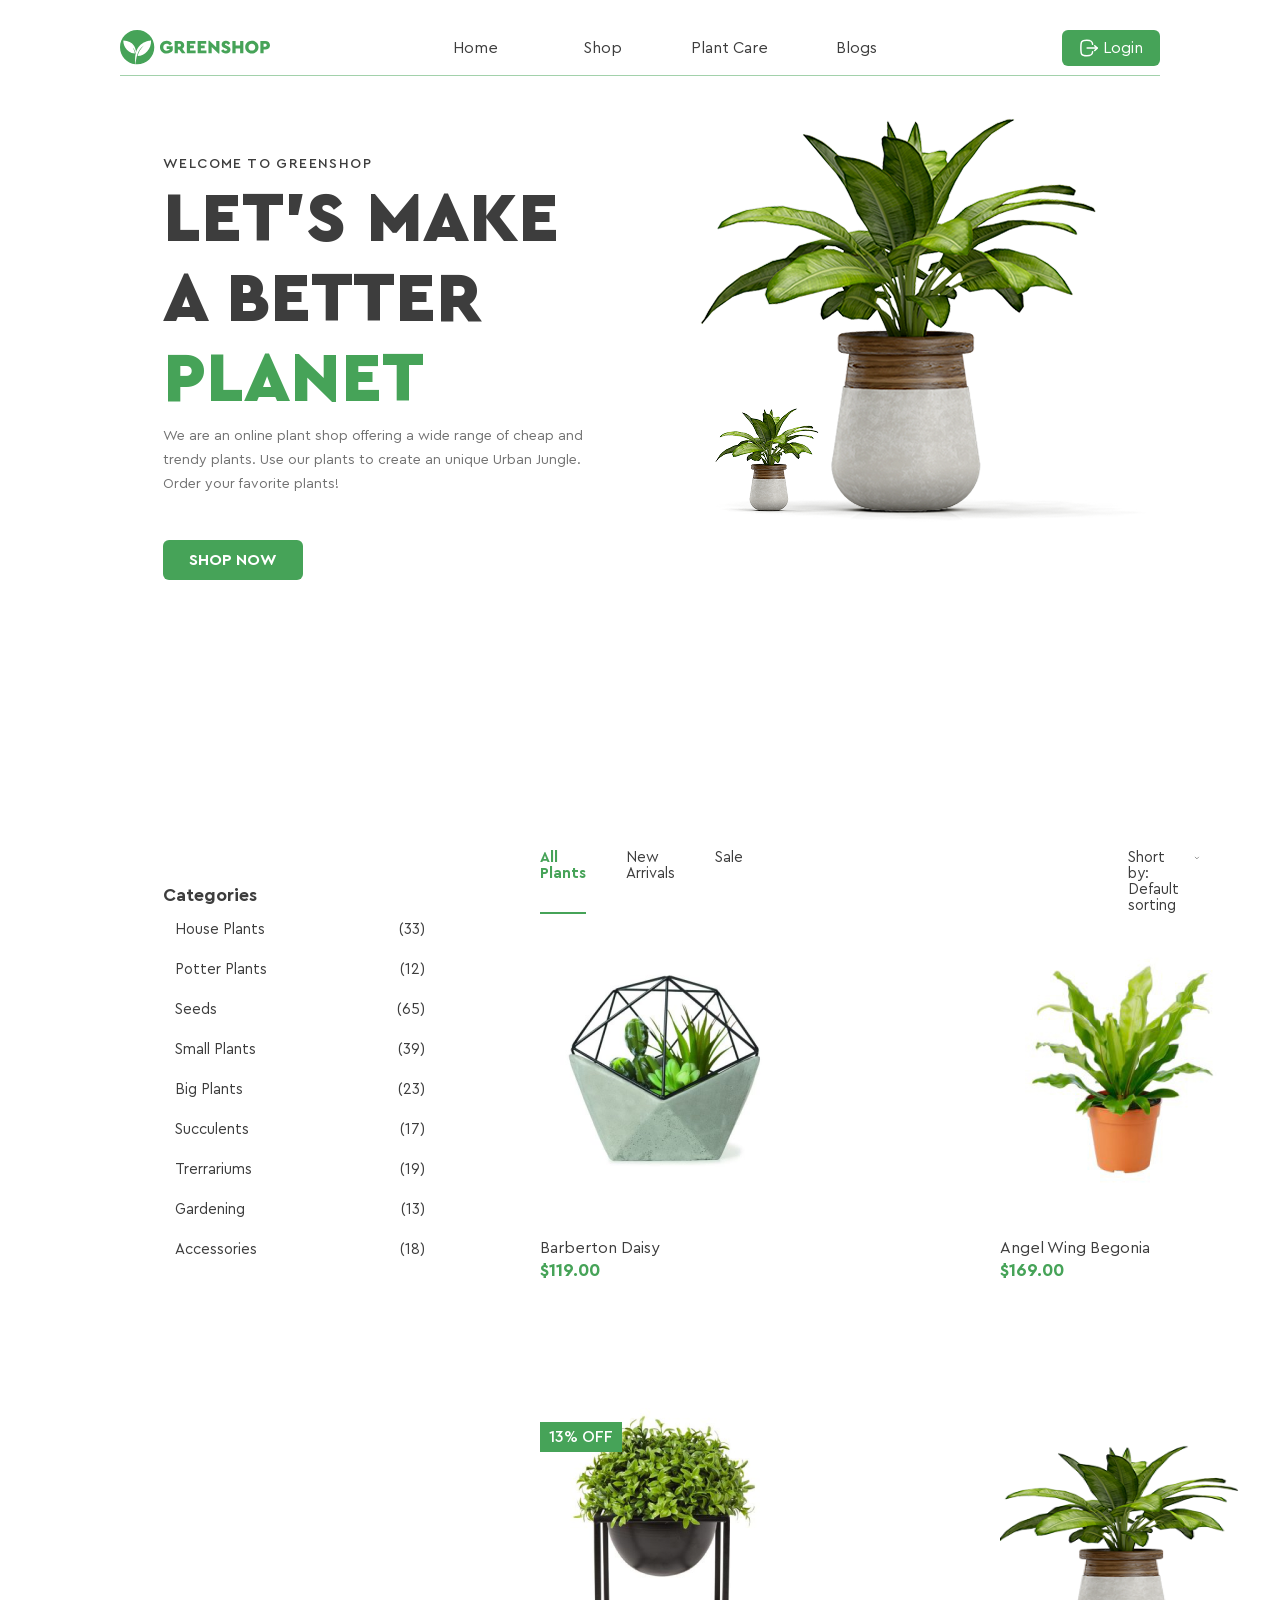
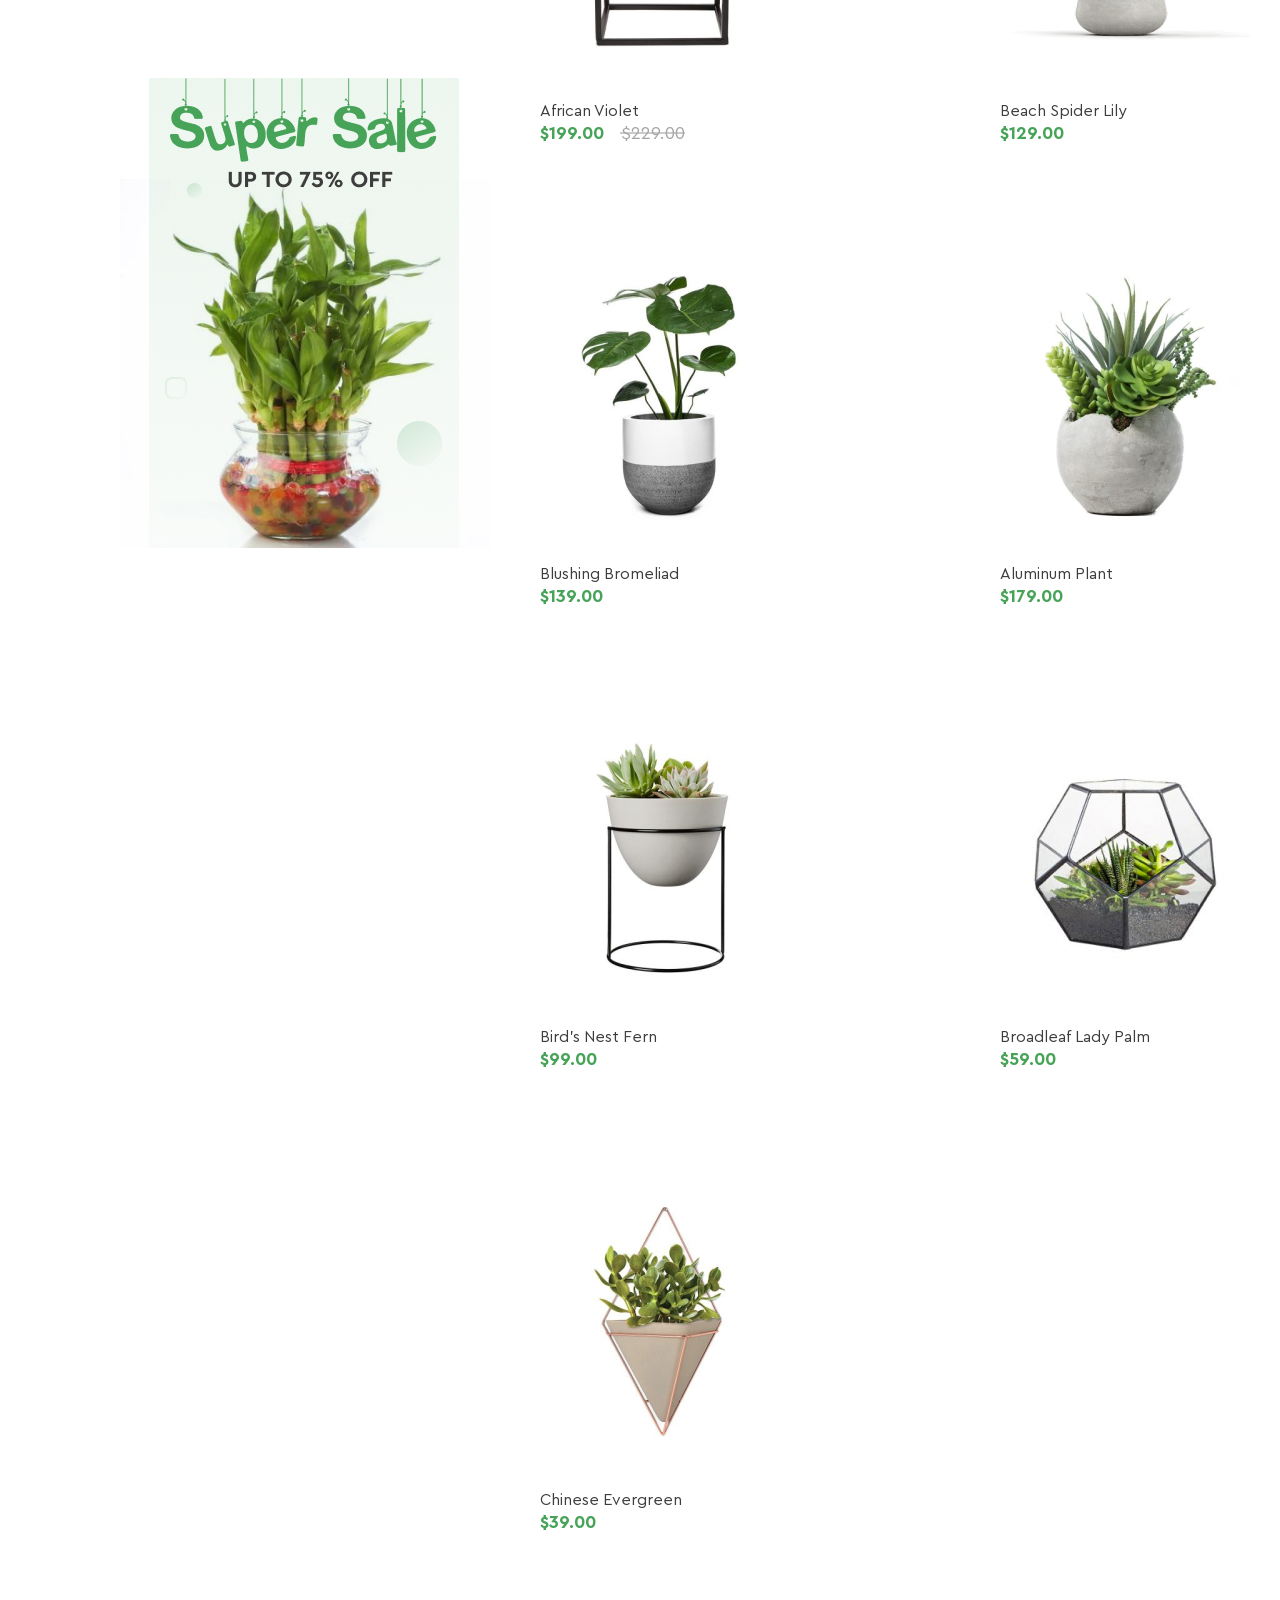
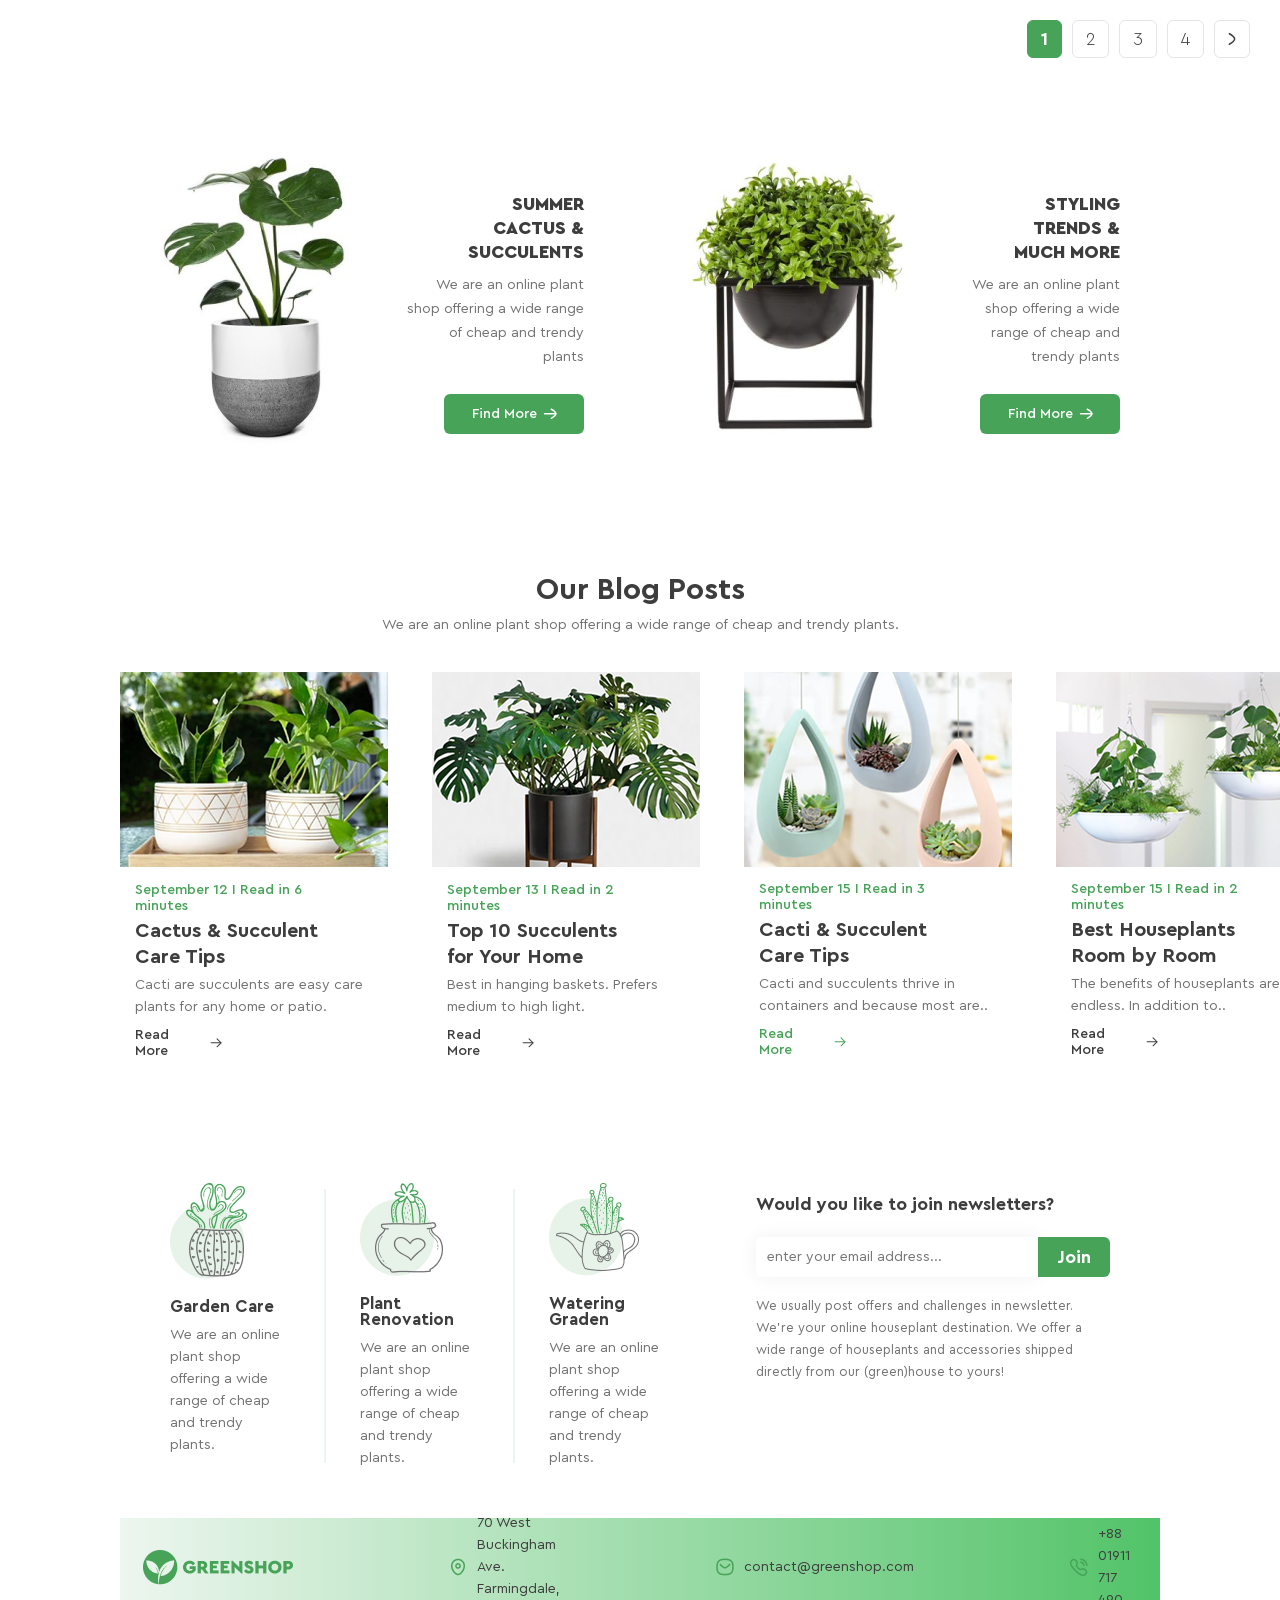
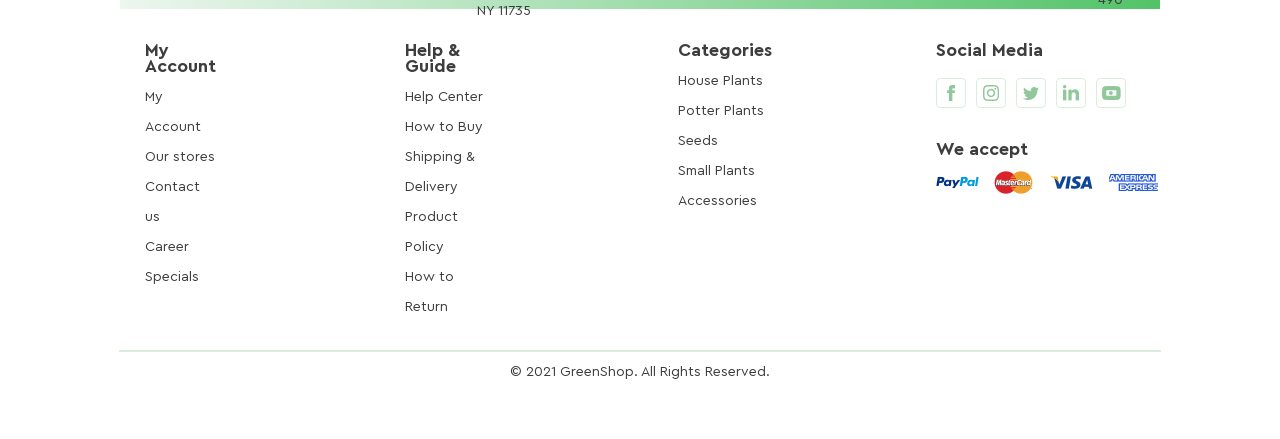
<file: index.html>
<!DOCTYPE html>
<html lang="en">
<head>
    <meta charset="UTF-8">
    <meta name="viewport" content="width=device-width, initial-scale=1.0">
    <title>GREENSHOP</title>
    <link rel="stylesheet" media="screen and (min-width: 1201px)"  href="./css/style.css">
    <link rel="stylesheet" media="screen and (max-width: 280px)" href="./css/style-280.css">
    <link rel="stylesheet" media="screen and (min-width: 281px) and (max-width: 320px)" href="./css/style-320.css">
    <link rel="stylesheet" media="screen and (min-width: 321px) and (max-width: 540px)" href="./css/style-540.css">
    <link rel="stylesheet" media="screen and (min-width: 541px) and (max-width: 768px)" href="./css/style-768.css">
    <link rel="stylesheet" media="screen and (min-width: 769px) and (max-width: 992px)" href="./css/style-992.css">
    <link rel="stylesheet" media="screen and (min-width:993px) and (max-width: 1200px)" href="./css/style-1200.css">
    <link rel="icon" href="./img/Icon.png">
    <script src="./preloader.js" defer></script>
    <link rel="preconnect" href="https://fonts.googleapis.com">
    <link rel="preconnect" href="https://fonts.gstatic.com" crossorigin>
    <link href="https://fonts.googleapis.com/css2?family=Encode+Sans+Expanded:wght@100;200;300;400;500;600;700;800;900&family=Montserrat:ital,wght@0,100..900;1,100..900&display=swap" rel="stylesheet">
</head>
<body>
    <div id="preloader">
        <div class="loader"></div>
    </div>
    <div class="main">
        <header class="header">
            <svg width="150" height="35" viewBox="0 0 150 35" fill="none" xmlns="http://www.w3.org/2000/svg">
                <path d="M17.15 0C7.67748 0 0 7.67746 0 17.15C0 26.0201 6.73548 33.3175 15.3711 34.207C14.8496 29.9134 15.0436 26.4001 15.7067 23.5135C15.3347 21.7225 14.4898 19.0703 12.5734 17.1864C12.5734 17.1864 13.8348 19.0784 14.5181 21.6214C14.5181 21.6255 14.5221 21.6295 14.5221 21.6335C14.5949 21.9044 14.6596 22.1793 14.7162 22.4623C14.7283 22.527 14.7404 22.5917 14.7526 22.6604C14.8051 22.9515 14.8536 23.2426 14.886 23.5418C5.19513 22.3532 3.12921 13.6569 3.35561 10.3781C13.665 10.9482 15.7754 17.8292 16.0827 22.0985C19.4585 11.0412 30.1843 10.4024 31.0697 10.3781C31.4538 18.8763 25.1509 25.5026 17.6149 26.0807C17.6635 25.8503 17.7201 25.6198 17.7767 25.3934C17.7928 25.3247 17.813 25.26 17.8333 25.1913C17.8777 25.0296 17.9222 24.8679 17.9748 24.7061C17.995 24.6374 18.0192 24.5646 18.0394 24.4959C18.096 24.318 18.1567 24.1442 18.2173 23.9663C18.2335 23.9259 18.2456 23.8854 18.2618 23.845C18.3386 23.6348 18.4195 23.4326 18.5003 23.2305C18.5084 23.2143 18.5125 23.1941 18.5205 23.1779C18.5205 23.1779 18.5205 23.1779 18.5246 23.1779C20.4571 18.5043 24.0229 15.4439 24.0229 15.4439C17.0247 19.4868 15.8441 29.9983 15.6582 34.2231C16.1514 34.2676 16.6446 34.2999 17.15 34.2999C26.6225 34.2999 34.3 26.6225 34.3 17.15C34.3 7.67746 26.6225 0 17.15 0Z" fill="#46A358" />
                <path d="M46.7037 10.7454C48.9718 10.7454 50.8235 11.7197 52.0242 13.4986L49.7764 15.4109C48.9718 14.287 47.9975 13.7048 46.6471 13.7048C44.5691 13.7048 43.2753 15.0713 43.2753 17.1534C43.2753 19.2719 44.6418 20.695 46.8372 20.695C48.0177 20.695 48.9556 20.2826 49.554 19.5912V19.0091H46.6673V16.2356H52.7762V20.133C52.194 21.1639 51.3693 21.9887 50.3019 22.6234C49.2346 23.242 48.0339 23.5614 46.7037 23.5614C42.9923 23.618 39.9237 20.7313 39.9763 17.1534C39.9197 13.5956 42.9923 10.6888 46.7037 10.7454Z" fill="#46A358" />
                <path d="M61.9576 23.3316L59.168 19.4908H57.8379V23.3316H54.6157V10.9684H59.4672C62.2204 10.9684 64.2459 12.6543 64.2459 15.2215C64.2459 16.7376 63.5141 17.995 62.2972 18.7429L65.5558 23.3316H61.9576ZM57.8338 16.681H59.4833C60.3809 16.681 60.963 16.0988 60.963 15.2215C60.963 14.3442 60.3809 13.7782 59.4833 13.7782H57.8338V16.681Z" fill="#46A358" />
                <path d="M66.8333 10.9684H75.4124V13.8712H70.0555V15.5773H73.876V18.2739H70.0555V20.4288H75.6388V23.3316H66.8333V10.9684Z" fill="#46A358" />
                <path d="M77.6441 10.9684H86.2231V13.8712H80.8663V15.5773H84.6868V18.2739H80.8663V20.4288H86.4495V23.3316H77.6441V10.9684Z" fill="#46A358" />
                <path d="M99.4192 10.9683V23.5579H98.3882L91.681 17.057V23.3315H88.4588V10.7419H89.4897L96.197 17.1499V10.9683H99.4192Z" fill="#46A358" />
                <path d="M103.264 19.135C103.996 20.1094 104.764 20.7279 106.017 20.7279C106.862 20.7279 107.291 20.4288 107.291 19.8264C107.291 19.2846 107.008 19.1148 106.033 18.6822L104.76 18.1203C102.718 17.2187 101.631 16.0584 101.631 14.3927C101.631 12.2014 103.43 10.7379 105.957 10.7379C107.998 10.7379 109.442 11.7123 110.19 13.2283L108.035 14.8778C107.436 13.9803 106.874 13.5679 105.993 13.5679C105.318 13.5679 104.889 13.8307 104.889 14.3563C104.889 14.8051 105.152 15.0517 105.957 15.367L107.38 15.9654C109.535 16.867 110.545 17.9505 110.545 19.6929C110.545 22.0904 108.576 23.5539 106.009 23.5539C103.782 23.5539 101.982 22.4866 101.081 20.7805L103.264 19.135Z" fill="#46A358" />
                <path d="M112.393 10.9684H115.615V15.4843H120.131V10.9684H123.353V23.3316H120.131V18.3871H115.615V23.3316H112.393V10.9684Z" fill="#46A358" />
                <path d="M131.843 10.7419C135.441 10.6651 138.607 13.6084 138.53 17.1499C138.603 20.7279 135.441 23.6145 131.843 23.5579C128.229 23.6145 125.116 20.7279 125.193 17.1499C125.116 13.6084 128.229 10.6692 131.843 10.7419ZM131.859 13.7014C129.874 13.7014 128.488 15.1083 128.488 17.1499C128.488 18.1809 128.807 19.0218 129.426 19.6606C130.044 20.2791 130.869 20.5985 131.859 20.5985C133.772 20.5985 135.231 19.2118 135.231 17.1499C135.235 15.1083 133.772 13.7014 131.859 13.7014Z" fill="#46A358" />
                <path d="M140.374 10.9684H145.226C147.979 10.9684 150.004 12.6543 150.004 15.2215C150.004 17.7524 147.926 19.4908 145.226 19.4908H143.596V23.3316H140.374V10.9684ZM145.242 16.681C146.139 16.681 146.721 16.0988 146.721 15.2215C146.721 14.3442 146.139 13.7782 145.242 13.7782H143.592V16.681H145.242Z" fill="#46A358" />
            </svg>
            <ul class="nav">
                <li class="nav-item">
                    <a class="active">Home</a>
                </li>
                <li class="nav-item">
                    <a class="active">Shop</a>
                </li>
                <li class="nav-item">
                    <a class="active">Plant Care</a>
                    <ul class="subnav">
                        <li class="subnav-item">
                            <a class="subactive">Drainage</a>
                        </li>
                        <li class="subnav-item">
                            <a class="subactive">Fungicides</a>
                        </li>
                        <li class="subnav-item">
                            <a class="subactive">Fertilizer</a>
                        </li>
                        <li class="subnav-item">
                            <a class="subactive">Priming</a>
                            <img class="subarrow" src="./img/arrow-black.svg" alt="">
                            <img class="subsubarrow" src="./img/arrow-white.svg" alt="">
                            <ul class="subsubnav">
                                <li class="subsubnav-item">
                                    <a class="subsubactive">Universal</a>
                                </li>
                                <li class="subsubnav-item">
                                    <a class="subsubactive">For Ficus</a>
                                </li>
                                <li class="subsubnav-item">
                                    <a class="subsubactive">For Cacti</a>
                                </li>
                                <li class="subsubnav-item">
                                    <a class="subsubactive">For Citrus</a>
                                </li>
                                <li class="subsubnav-item">
                                    <a class="subsubactive">For those in bloom</a>
                                </li>
                                <li class="subsubnav-item">
                                    <a class="subsubactive">For Orchids</a>
                                </li>
                            </ul>
                        </li>
                    </ul>
                </li>
                <li class="nav-item">
                    <a class="active">Blogs</a>
                </li>
            </ul>
            <button class="btn pulse" onclick="showPreloaderAndNavigate('./registration.html')">
                <svg width="20" height="20" viewBox="0 0 20 20" fill="none" xmlns="http://www.w3.org/2000/svg">
                    <path d="M18.1601 10.1006H8.12598" stroke="white" stroke-width="1.5" stroke-linecap="round" stroke-linejoin="round" />
                    <path d="M15.7212 7.67059L18.1612 10.1006L15.7212 12.5306" stroke="white" stroke-width="1.5" stroke-linecap="round" stroke-linejoin="round" />
                    <path d="M13.6342 6.35826C13.3592 3.37493 12.2425 2.2916 7.80082 2.2916C1.88332 2.2916 1.88332 4.2166 1.88332 9.99993C1.88332 15.7833 1.88332 17.7083 7.80082 17.7083C12.2425 17.7083 13.3592 16.6249 13.6342 13.6416" stroke="white" stroke-width="1.5" stroke-linecap="round" stroke-linejoin="round" />
                </svg>
                Login
            </button>
        </header>
        <main>
            <section class="homepage">
                <div class="homepage-content">
                    <p class="homepage-subtitle">
                        Welcome to greenshop
                    </p>
                    <h1 class="homepage-title">
                        Let's make a better <span class="homepage-title planet">planet</span>
                    </h1>
                    <p class="homepage-description">
                        We are an online plant shop offering a wide range of cheap and trendy plants. Use our plants to create an unique Urban Jungle. Order your favorite plants!
                    </p>
                    <button class="homepage-button pulse">
                        Shop now
                    </button>
                </div>
                <div class="homepage-img">
                    <img src="./img/main-flower.png" alt="flower" class="homepage-flower">
                    <img src="./img/main-flower-mini.png" alt="flower-mini" class="homepage-flower-mini">
                </div>
            </section>
            <section class="assortment">
                <div class="assortment-container">
                    <div class="assortment-sidebar">
                        <h3 class="assortment-sidebar-title">Categories</h3>
                        <div class="assortment-sidebar-container">
                            <label class="custom-checkbox">
                                <input type="checkbox" name="check">
                                <div class="custom-check-item">
                                    <span>House Plants</span>
                                    <span>(33)</span>
                                </div>
                            </label>
                            <label class="custom-checkbox">
                                <input type="checkbox" name="check">
                                <div class="custom-check-item">
                                    <span>Potter Plants</span>
                                    <span>(12)</span>
                                </div>
                            </label>
                            <label class="custom-checkbox">
                                <input type="checkbox" name="check">
                                <div class="custom-check-item">
                                    <span>Seeds</span>
                                    <span>(65)</span>
                                </div>
                            </label>
                            <label class="custom-checkbox">
                                <input type="checkbox" name="check">
                                <div class="custom-check-item">
                                    <span>Small Plants</span>
                                    <span>(39)</span>
                                </div>
                            </label>
                            <label class="custom-checkbox">
                                <input type="checkbox" name="check">
                                <div class="custom-check-item">
                                    <span>Big Plants</span>
                                    <span>(23)</span>
                                </div>
                            </label>
                            <label class="custom-checkbox">
                                <input type="checkbox" name="check">
                                <div class="custom-check-item">
                                    <span>Succulents</span>
                                    <span>(17)</span>
                                </div>
                            </label>
                            <label class="custom-checkbox">
                                <input type="checkbox" name="check">
                                <div class="custom-check-item">
                                    <span>Trerrariums</span>
                                    <span>(19)</span>
                                </div>
                            </label>
                            <label class="custom-checkbox">
                                <input type="checkbox" name="check">
                                <div class="custom-check-item">
                                    <span>Gardening</span>
                                    <span>(13)</span>
                                </div>
                            </label>
                            <label class="custom-checkbox">
                                <input type="checkbox" name="check">
                                <div class="custom-check-item">
                                    <span>Accessories</span>
                                    <span>(18)</span>
                                </div>
                            </label>
                        </div>
                    </div>
                    <div class="assortment-sidebar-banner-container">
                        <img class="assortment-sidebar-banner" src="./img/Super Sale Banner.png" alt="super-sale">
                    </div>
                </div>
                <div class="assortment-main">
                    <div class="assortment-main-nav">
                        <ul class="assortment-main-sidebar">
                            <li class="assortment-main-sidebar-category all-plants">All Plants</li>
                            <li class="assortment-main-sidebar-category">New Arrivals</li>
                            <li class="assortment-main-sidebar-category">Sale</li>
                        </ul>
                        <p class="assortment-main-nav-short">Short by: Default sorting</p>
                        <svg width="16" height="16" viewBox="0 0 16 16" fill="none" xmlns="http://www.w3.org/2000/svg">
                            <path d="M12.6667 5.66669L8.00004 10.3334L3.33337 5.66669" stroke="#3D3D3D" stroke-width="1.5" stroke-linecap="round" stroke-linejoin="round" />
                        </svg>
                    </div>
                    <div class="assortment-main-flowers-container">
                        <div class="assortment-main-flowers-blocks">
                            <div class="assortment-main-flowers-line"></div>
                            <img class="assortment-main-flowers" src="./img/Barberton Daisy.png" alt="Barberton Daisy">
                            <div class="assortment-main-flowers-icon">
                                <svg width="20" height="20" viewBox="0 0 20 20" fill="none" xmlns="http://www.w3.org/2000/svg">
                                    <g clip-path="url(#clip0_2_1949)">
                                        <path d="M14.294 16.8745H8.24077C5.65655 16.8745 3.55412 14.7721 3.55412 12.1879V7.38405C3.55412 4.98175 2.35676 2.75813 0.351225 1.4358C-0.00894369 1.19834 -0.108379 0.713895 0.129078 0.353726C0.366535 -0.00648163 0.850939 -0.105956 1.21119 0.131579C2.35606 0.886442 3.28487 1.88204 3.94905 3.02832C4.09258 3.18911 5.24995 4.41584 7.14726 4.41584H16.142C18.596 4.36995 20.5168 6.83267 19.8752 9.20138L18.8397 13.3284C18.3159 15.4163 16.4466 16.8745 14.294 16.8745ZM4.91926 5.53677C5.04912 6.1367 5.11634 6.7553 5.11634 7.38405V12.1879C5.11634 13.9107 6.51796 15.3123 8.24077 15.3123H14.294C15.7291 15.3123 16.9752 14.3401 17.3245 12.9482L18.3599 8.82121C18.7412 7.41373 17.5997 5.95084 16.142 5.97806H7.14722C6.28913 5.97806 5.54224 5.79305 4.91926 5.53677ZM7.85021 19.0226C7.85021 18.4833 7.41307 18.0462 6.87383 18.0462C5.57828 18.0978 5.57942 19.9479 6.87383 19.999C7.41307 19.999 7.85021 19.5618 7.85021 19.0226ZM15.6222 19.0226C15.6222 18.4833 15.1851 18.0462 14.6459 18.0462C13.3503 18.0978 13.3514 19.9479 14.6459 19.999C15.1851 19.999 15.6222 19.5618 15.6222 19.0226ZM16.9231 8.32138C16.9231 7.88998 16.5734 7.54027 16.142 7.54027H7.45966C6.42329 7.58152 6.42407 9.0616 7.45966 9.10249H16.142C16.5734 9.10249 16.9231 8.75279 16.9231 8.32138Z" fill="#46A358" />
                                    </g>
                                    <defs>
                                        <clipPath id="clip0_2_1949">
                                            <rect width="20" height="20" fill="white" />
                                        </clipPath>
                                    </defs>
                                </svg>
                                <svg width="20" height="20" viewBox="0 0 20 20" fill="none" xmlns="http://www.w3.org/2000/svg">
                                    <path d="M10 18.8873C9.71527 18.8873 9.44077 18.7842 9.22684 18.5968C8.41888 17.8903 7.63992 17.2264 6.95267 16.6408L6.94916 16.6377C4.93423 14.9207 3.19427 13.4378 1.98364 11.9771C0.630341 10.3441 0 8.79578 0 7.10434C0 5.46097 0.563507 3.94485 1.58661 2.83508C2.62192 1.71219 4.04251 1.09375 5.58716 1.09375C6.74164 1.09375 7.79892 1.45874 8.72955 2.1785C9.19922 2.54181 9.62494 2.98645 10 3.5051C10.3752 2.98645 10.8008 2.54181 11.2706 2.1785C12.2012 1.45874 13.2585 1.09375 14.413 1.09375C15.9575 1.09375 17.3782 1.71219 18.4135 2.83508C19.4366 3.94485 20 5.46097 20 7.10434C20 8.79578 19.3698 10.3441 18.0165 11.9769C16.8059 13.4378 15.0661 14.9205 13.0515 16.6374C12.363 17.224 11.5828 17.8889 10.773 18.5971C10.5592 18.7842 10.2846 18.8873 10 18.8873ZM5.58716 2.26532C4.37363 2.26532 3.25882 2.74963 2.44781 3.62915C1.62476 4.52194 1.17142 5.75607 1.17142 7.10434C1.17142 8.52692 1.70013 9.79919 2.88559 11.2296C4.03137 12.6122 5.73563 14.0645 7.70889 15.7462L7.71255 15.7492C8.4024 16.3371 9.18442 17.0036 9.99832 17.7153C10.8171 17.0023 11.6003 16.3347 12.2916 15.7458C14.2647 14.0642 15.9688 12.6122 17.1146 11.2296C18.2999 9.79919 18.8286 8.52692 18.8286 7.10434C18.8286 5.75607 18.3752 4.52194 17.5522 3.62915C16.7413 2.74963 15.6264 2.26532 14.413 2.26532C13.524 2.26532 12.7078 2.54791 11.9872 3.10516C11.3449 3.60199 10.8975 4.23004 10.6352 4.66949C10.5003 4.89548 10.2629 5.03036 10 5.03036C9.73709 5.03036 9.49966 4.89548 9.36478 4.66949C9.10263 4.23004 8.65524 3.60199 8.01285 3.10516C7.29218 2.54791 6.47598 2.26532 5.58716 2.26532Z" fill="#3D3D3D" />
                                </svg>
                                <svg width="20" height="20" viewBox="0 0 20 20" fill="none" xmlns="http://www.w3.org/2000/svg">
                                    <g clip-path="url(#clip0_2_1953)">
                                        <path d="M14.5656 16.0023C10.5704 19.1859 4.98549 18.3049 2.02729 14.6536C-0.827886 11.1285 -0.64932 6.04314 2.44811 2.82458C5.64856 -0.50074 10.6802 -0.944658 14.3277 1.78316C15.6345 2.76027 16.6104 4.00337 17.246 5.50807C17.8853 7.02151 18.0795 8.59614 17.8578 10.2201C17.6368 11.8365 16.9918 13.2769 15.9423 14.6212C16.0272 14.6767 16.1178 14.7167 16.1827 14.7816C17.3365 15.9305 18.4859 17.0836 19.6397 18.2325C19.9132 18.5047 20.0493 18.8218 19.9682 19.204C19.8071 19.9644 18.9018 20.2579 18.3211 19.7359C18.0489 19.4918 17.7985 19.2227 17.54 18.9642C16.5923 18.0171 15.6451 17.0693 14.6973 16.1221C14.658 16.0847 14.6168 16.0497 14.5656 16.0023ZM15.9529 8.98636C15.9629 5.12659 12.8468 2.00605 8.97825 2.00043C5.12035 1.99481 2.00669 5.09037 1.98983 8.94765C1.97297 12.8168 5.08289 15.9461 8.96326 15.9642C12.8055 15.9823 15.9429 12.8499 15.9529 8.98636Z" fill="#3D3D3D" />
                                    </g>
                                    <defs>
                                         <clipPath id="clip0_2_1953">
                                            <rect width="19.9913" height="20" fill="white" />
                                         </clipPath>
                                    </defs>
                                </svg>
                            </div>
                            <p class="assortment-main-flowers-name">Barberton Daisy</p>
                            <p class="assortment-main-flowers-price">$119.00</p>
                        </div>
                        <div class="assortment-main-flowers-blocks">
                            <div class="assortment-main-flowers-line"></div>
                            <img class="assortment-main-flowers" src="./img/Angel Wing Begonia.png" alt="Angel Wing Begonia">
                            <div class="assortment-main-flowers-icon">
                                <svg width="20" height="20" viewBox="0 0 20 20" fill="none" xmlns="http://www.w3.org/2000/svg">
                                    <g clip-path="url(#clip0_2_1949)">
                                        <path d="M14.294 16.8745H8.24077C5.65655 16.8745 3.55412 14.7721 3.55412 12.1879V7.38405C3.55412 4.98175 2.35676 2.75813 0.351225 1.4358C-0.00894369 1.19834 -0.108379 0.713895 0.129078 0.353726C0.366535 -0.00648163 0.850939 -0.105956 1.21119 0.131579C2.35606 0.886442 3.28487 1.88204 3.94905 3.02832C4.09258 3.18911 5.24995 4.41584 7.14726 4.41584H16.142C18.596 4.36995 20.5168 6.83267 19.8752 9.20138L18.8397 13.3284C18.3159 15.4163 16.4466 16.8745 14.294 16.8745ZM4.91926 5.53677C5.04912 6.1367 5.11634 6.7553 5.11634 7.38405V12.1879C5.11634 13.9107 6.51796 15.3123 8.24077 15.3123H14.294C15.7291 15.3123 16.9752 14.3401 17.3245 12.9482L18.3599 8.82121C18.7412 7.41373 17.5997 5.95084 16.142 5.97806H7.14722C6.28913 5.97806 5.54224 5.79305 4.91926 5.53677ZM7.85021 19.0226C7.85021 18.4833 7.41307 18.0462 6.87383 18.0462C5.57828 18.0978 5.57942 19.9479 6.87383 19.999C7.41307 19.999 7.85021 19.5618 7.85021 19.0226ZM15.6222 19.0226C15.6222 18.4833 15.1851 18.0462 14.6459 18.0462C13.3503 18.0978 13.3514 19.9479 14.6459 19.999C15.1851 19.999 15.6222 19.5618 15.6222 19.0226ZM16.9231 8.32138C16.9231 7.88998 16.5734 7.54027 16.142 7.54027H7.45966C6.42329 7.58152 6.42407 9.0616 7.45966 9.10249H16.142C16.5734 9.10249 16.9231 8.75279 16.9231 8.32138Z" fill="#46A358" />
                                    </g>
                                    <defs>
                                        <clipPath id="clip0_2_1949">
                                            <rect width="20" height="20" fill="white" />
                                        </clipPath>
                                    </defs>
                                </svg>
                                <svg width="20" height="20" viewBox="0 0 20 20" fill="none" xmlns="http://www.w3.org/2000/svg">
                                    <path d="M10 18.8873C9.71527 18.8873 9.44077 18.7842 9.22684 18.5968C8.41888 17.8903 7.63992 17.2264 6.95267 16.6408L6.94916 16.6377C4.93423 14.9207 3.19427 13.4378 1.98364 11.9771C0.630341 10.3441 0 8.79578 0 7.10434C0 5.46097 0.563507 3.94485 1.58661 2.83508C2.62192 1.71219 4.04251 1.09375 5.58716 1.09375C6.74164 1.09375 7.79892 1.45874 8.72955 2.1785C9.19922 2.54181 9.62494 2.98645 10 3.5051C10.3752 2.98645 10.8008 2.54181 11.2706 2.1785C12.2012 1.45874 13.2585 1.09375 14.413 1.09375C15.9575 1.09375 17.3782 1.71219 18.4135 2.83508C19.4366 3.94485 20 5.46097 20 7.10434C20 8.79578 19.3698 10.3441 18.0165 11.9769C16.8059 13.4378 15.0661 14.9205 13.0515 16.6374C12.363 17.224 11.5828 17.8889 10.773 18.5971C10.5592 18.7842 10.2846 18.8873 10 18.8873ZM5.58716 2.26532C4.37363 2.26532 3.25882 2.74963 2.44781 3.62915C1.62476 4.52194 1.17142 5.75607 1.17142 7.10434C1.17142 8.52692 1.70013 9.79919 2.88559 11.2296C4.03137 12.6122 5.73563 14.0645 7.70889 15.7462L7.71255 15.7492C8.4024 16.3371 9.18442 17.0036 9.99832 17.7153C10.8171 17.0023 11.6003 16.3347 12.2916 15.7458C14.2647 14.0642 15.9688 12.6122 17.1146 11.2296C18.2999 9.79919 18.8286 8.52692 18.8286 7.10434C18.8286 5.75607 18.3752 4.52194 17.5522 3.62915C16.7413 2.74963 15.6264 2.26532 14.413 2.26532C13.524 2.26532 12.7078 2.54791 11.9872 3.10516C11.3449 3.60199 10.8975 4.23004 10.6352 4.66949C10.5003 4.89548 10.2629 5.03036 10 5.03036C9.73709 5.03036 9.49966 4.89548 9.36478 4.66949C9.10263 4.23004 8.65524 3.60199 8.01285 3.10516C7.29218 2.54791 6.47598 2.26532 5.58716 2.26532Z" fill="#3D3D3D" />
                                </svg>
                                <svg width="20" height="20" viewBox="0 0 20 20" fill="none" xmlns="http://www.w3.org/2000/svg">
                                    <g clip-path="url(#clip0_2_1953)">
                                        <path d="M14.5656 16.0023C10.5704 19.1859 4.98549 18.3049 2.02729 14.6536C-0.827886 11.1285 -0.64932 6.04314 2.44811 2.82458C5.64856 -0.50074 10.6802 -0.944658 14.3277 1.78316C15.6345 2.76027 16.6104 4.00337 17.246 5.50807C17.8853 7.02151 18.0795 8.59614 17.8578 10.2201C17.6368 11.8365 16.9918 13.2769 15.9423 14.6212C16.0272 14.6767 16.1178 14.7167 16.1827 14.7816C17.3365 15.9305 18.4859 17.0836 19.6397 18.2325C19.9132 18.5047 20.0493 18.8218 19.9682 19.204C19.8071 19.9644 18.9018 20.2579 18.3211 19.7359C18.0489 19.4918 17.7985 19.2227 17.54 18.9642C16.5923 18.0171 15.6451 17.0693 14.6973 16.1221C14.658 16.0847 14.6168 16.0497 14.5656 16.0023ZM15.9529 8.98636C15.9629 5.12659 12.8468 2.00605 8.97825 2.00043C5.12035 1.99481 2.00669 5.09037 1.98983 8.94765C1.97297 12.8168 5.08289 15.9461 8.96326 15.9642C12.8055 15.9823 15.9429 12.8499 15.9529 8.98636Z" fill="#3D3D3D" />
                                    </g>
                                    <defs>
                                         <clipPath id="clip0_2_1953">
                                            <rect width="19.9913" height="20" fill="white" />
                                         </clipPath>
                                    </defs>
                                </svg>
                            </div>
                            <p class="assortment-main-flowers-name">Angel Wing Begonia</p>
                            <p class="assortment-main-flowers-price">$169.00</p>
                        </div>
                        <div class="assortment-main-flowers-blocks">
                            <div class="assortment-main-flowers-line"></div>
                            <img class="assortment-main-flowers" src="./img/African Violet.png" alt="African Violet">
                            <div class="assortment-main-flowers-icon">
                                <svg width="20" height="20" viewBox="0 0 20 20" fill="none" xmlns="http://www.w3.org/2000/svg">
                                    <g clip-path="url(#clip0_2_1949)">
                                        <path d="M14.294 16.8745H8.24077C5.65655 16.8745 3.55412 14.7721 3.55412 12.1879V7.38405C3.55412 4.98175 2.35676 2.75813 0.351225 1.4358C-0.00894369 1.19834 -0.108379 0.713895 0.129078 0.353726C0.366535 -0.00648163 0.850939 -0.105956 1.21119 0.131579C2.35606 0.886442 3.28487 1.88204 3.94905 3.02832C4.09258 3.18911 5.24995 4.41584 7.14726 4.41584H16.142C18.596 4.36995 20.5168 6.83267 19.8752 9.20138L18.8397 13.3284C18.3159 15.4163 16.4466 16.8745 14.294 16.8745ZM4.91926 5.53677C5.04912 6.1367 5.11634 6.7553 5.11634 7.38405V12.1879C5.11634 13.9107 6.51796 15.3123 8.24077 15.3123H14.294C15.7291 15.3123 16.9752 14.3401 17.3245 12.9482L18.3599 8.82121C18.7412 7.41373 17.5997 5.95084 16.142 5.97806H7.14722C6.28913 5.97806 5.54224 5.79305 4.91926 5.53677ZM7.85021 19.0226C7.85021 18.4833 7.41307 18.0462 6.87383 18.0462C5.57828 18.0978 5.57942 19.9479 6.87383 19.999C7.41307 19.999 7.85021 19.5618 7.85021 19.0226ZM15.6222 19.0226C15.6222 18.4833 15.1851 18.0462 14.6459 18.0462C13.3503 18.0978 13.3514 19.9479 14.6459 19.999C15.1851 19.999 15.6222 19.5618 15.6222 19.0226ZM16.9231 8.32138C16.9231 7.88998 16.5734 7.54027 16.142 7.54027H7.45966C6.42329 7.58152 6.42407 9.0616 7.45966 9.10249H16.142C16.5734 9.10249 16.9231 8.75279 16.9231 8.32138Z" fill="#46A358" />
                                    </g>
                                    <defs>
                                        <clipPath id="clip0_2_1949">
                                            <rect width="20" height="20" fill="white" />
                                        </clipPath>
                                    </defs>
                                </svg>
                                <svg width="20" height="20" viewBox="0 0 20 20" fill="none" xmlns="http://www.w3.org/2000/svg">
                                    <path d="M10 18.8873C9.71527 18.8873 9.44077 18.7842 9.22684 18.5968C8.41888 17.8903 7.63992 17.2264 6.95267 16.6408L6.94916 16.6377C4.93423 14.9207 3.19427 13.4378 1.98364 11.9771C0.630341 10.3441 0 8.79578 0 7.10434C0 5.46097 0.563507 3.94485 1.58661 2.83508C2.62192 1.71219 4.04251 1.09375 5.58716 1.09375C6.74164 1.09375 7.79892 1.45874 8.72955 2.1785C9.19922 2.54181 9.62494 2.98645 10 3.5051C10.3752 2.98645 10.8008 2.54181 11.2706 2.1785C12.2012 1.45874 13.2585 1.09375 14.413 1.09375C15.9575 1.09375 17.3782 1.71219 18.4135 2.83508C19.4366 3.94485 20 5.46097 20 7.10434C20 8.79578 19.3698 10.3441 18.0165 11.9769C16.8059 13.4378 15.0661 14.9205 13.0515 16.6374C12.363 17.224 11.5828 17.8889 10.773 18.5971C10.5592 18.7842 10.2846 18.8873 10 18.8873ZM5.58716 2.26532C4.37363 2.26532 3.25882 2.74963 2.44781 3.62915C1.62476 4.52194 1.17142 5.75607 1.17142 7.10434C1.17142 8.52692 1.70013 9.79919 2.88559 11.2296C4.03137 12.6122 5.73563 14.0645 7.70889 15.7462L7.71255 15.7492C8.4024 16.3371 9.18442 17.0036 9.99832 17.7153C10.8171 17.0023 11.6003 16.3347 12.2916 15.7458C14.2647 14.0642 15.9688 12.6122 17.1146 11.2296C18.2999 9.79919 18.8286 8.52692 18.8286 7.10434C18.8286 5.75607 18.3752 4.52194 17.5522 3.62915C16.7413 2.74963 15.6264 2.26532 14.413 2.26532C13.524 2.26532 12.7078 2.54791 11.9872 3.10516C11.3449 3.60199 10.8975 4.23004 10.6352 4.66949C10.5003 4.89548 10.2629 5.03036 10 5.03036C9.73709 5.03036 9.49966 4.89548 9.36478 4.66949C9.10263 4.23004 8.65524 3.60199 8.01285 3.10516C7.29218 2.54791 6.47598 2.26532 5.58716 2.26532Z" fill="#3D3D3D" />
                                </svg>
                                <svg width="20" height="20" viewBox="0 0 20 20" fill="none" xmlns="http://www.w3.org/2000/svg">
                                    <g clip-path="url(#clip0_2_1953)">
                                        <path d="M14.5656 16.0023C10.5704 19.1859 4.98549 18.3049 2.02729 14.6536C-0.827886 11.1285 -0.64932 6.04314 2.44811 2.82458C5.64856 -0.50074 10.6802 -0.944658 14.3277 1.78316C15.6345 2.76027 16.6104 4.00337 17.246 5.50807C17.8853 7.02151 18.0795 8.59614 17.8578 10.2201C17.6368 11.8365 16.9918 13.2769 15.9423 14.6212C16.0272 14.6767 16.1178 14.7167 16.1827 14.7816C17.3365 15.9305 18.4859 17.0836 19.6397 18.2325C19.9132 18.5047 20.0493 18.8218 19.9682 19.204C19.8071 19.9644 18.9018 20.2579 18.3211 19.7359C18.0489 19.4918 17.7985 19.2227 17.54 18.9642C16.5923 18.0171 15.6451 17.0693 14.6973 16.1221C14.658 16.0847 14.6168 16.0497 14.5656 16.0023ZM15.9529 8.98636C15.9629 5.12659 12.8468 2.00605 8.97825 2.00043C5.12035 1.99481 2.00669 5.09037 1.98983 8.94765C1.97297 12.8168 5.08289 15.9461 8.96326 15.9642C12.8055 15.9823 15.9429 12.8499 15.9529 8.98636Z" fill="#3D3D3D" />
                                    </g>
                                    <defs>
                                         <clipPath id="clip0_2_1953">
                                            <rect width="19.9913" height="20" fill="white" />
                                         </clipPath>
                                    </defs>
                                </svg>
                            </div>
                            <p class="assortment-main-flowers-name">African Violet</p>
                            <p class="assortment-main-flowers-price">$199.00</p>
                            <p class="assortment-main-flowers-sale">13% OFF</p>
                            <p class="assortment-main-flowers-oldprice">$229.00</p>
                        </div>
                            <div class="assortment-main-flowers-blocks">
                            <div class="assortment-main-flowers-line"></div>
                            <img class="assortment-main-flowers" src="./img/Beach Spider Lily.png" alt="Beach Spider Lily">
                            <div class="assortment-main-flowers-icon">
                                <svg width="20" height="20" viewBox="0 0 20 20" fill="none" xmlns="http://www.w3.org/2000/svg">
                                    <g clip-path="url(#clip0_2_1949)">
                                        <path d="M14.294 16.8745H8.24077C5.65655 16.8745 3.55412 14.7721 3.55412 12.1879V7.38405C3.55412 4.98175 2.35676 2.75813 0.351225 1.4358C-0.00894369 1.19834 -0.108379 0.713895 0.129078 0.353726C0.366535 -0.00648163 0.850939 -0.105956 1.21119 0.131579C2.35606 0.886442 3.28487 1.88204 3.94905 3.02832C4.09258 3.18911 5.24995 4.41584 7.14726 4.41584H16.142C18.596 4.36995 20.5168 6.83267 19.8752 9.20138L18.8397 13.3284C18.3159 15.4163 16.4466 16.8745 14.294 16.8745ZM4.91926 5.53677C5.04912 6.1367 5.11634 6.7553 5.11634 7.38405V12.1879C5.11634 13.9107 6.51796 15.3123 8.24077 15.3123H14.294C15.7291 15.3123 16.9752 14.3401 17.3245 12.9482L18.3599 8.82121C18.7412 7.41373 17.5997 5.95084 16.142 5.97806H7.14722C6.28913 5.97806 5.54224 5.79305 4.91926 5.53677ZM7.85021 19.0226C7.85021 18.4833 7.41307 18.0462 6.87383 18.0462C5.57828 18.0978 5.57942 19.9479 6.87383 19.999C7.41307 19.999 7.85021 19.5618 7.85021 19.0226ZM15.6222 19.0226C15.6222 18.4833 15.1851 18.0462 14.6459 18.0462C13.3503 18.0978 13.3514 19.9479 14.6459 19.999C15.1851 19.999 15.6222 19.5618 15.6222 19.0226ZM16.9231 8.32138C16.9231 7.88998 16.5734 7.54027 16.142 7.54027H7.45966C6.42329 7.58152 6.42407 9.0616 7.45966 9.10249H16.142C16.5734 9.10249 16.9231 8.75279 16.9231 8.32138Z" fill="#46A358" />
                                    </g>
                                    <defs>
                                        <clipPath id="clip0_2_1949">
                                            <rect width="20" height="20" fill="white" />
                                        </clipPath>
                                    </defs>
                                </svg>
                                <svg width="20" height="20" viewBox="0 0 20 20" fill="none" xmlns="http://www.w3.org/2000/svg">
                                    <path d="M10 18.8873C9.71527 18.8873 9.44077 18.7842 9.22684 18.5968C8.41888 17.8903 7.63992 17.2264 6.95267 16.6408L6.94916 16.6377C4.93423 14.9207 3.19427 13.4378 1.98364 11.9771C0.630341 10.3441 0 8.79578 0 7.10434C0 5.46097 0.563507 3.94485 1.58661 2.83508C2.62192 1.71219 4.04251 1.09375 5.58716 1.09375C6.74164 1.09375 7.79892 1.45874 8.72955 2.1785C9.19922 2.54181 9.62494 2.98645 10 3.5051C10.3752 2.98645 10.8008 2.54181 11.2706 2.1785C12.2012 1.45874 13.2585 1.09375 14.413 1.09375C15.9575 1.09375 17.3782 1.71219 18.4135 2.83508C19.4366 3.94485 20 5.46097 20 7.10434C20 8.79578 19.3698 10.3441 18.0165 11.9769C16.8059 13.4378 15.0661 14.9205 13.0515 16.6374C12.363 17.224 11.5828 17.8889 10.773 18.5971C10.5592 18.7842 10.2846 18.8873 10 18.8873ZM5.58716 2.26532C4.37363 2.26532 3.25882 2.74963 2.44781 3.62915C1.62476 4.52194 1.17142 5.75607 1.17142 7.10434C1.17142 8.52692 1.70013 9.79919 2.88559 11.2296C4.03137 12.6122 5.73563 14.0645 7.70889 15.7462L7.71255 15.7492C8.4024 16.3371 9.18442 17.0036 9.99832 17.7153C10.8171 17.0023 11.6003 16.3347 12.2916 15.7458C14.2647 14.0642 15.9688 12.6122 17.1146 11.2296C18.2999 9.79919 18.8286 8.52692 18.8286 7.10434C18.8286 5.75607 18.3752 4.52194 17.5522 3.62915C16.7413 2.74963 15.6264 2.26532 14.413 2.26532C13.524 2.26532 12.7078 2.54791 11.9872 3.10516C11.3449 3.60199 10.8975 4.23004 10.6352 4.66949C10.5003 4.89548 10.2629 5.03036 10 5.03036C9.73709 5.03036 9.49966 4.89548 9.36478 4.66949C9.10263 4.23004 8.65524 3.60199 8.01285 3.10516C7.29218 2.54791 6.47598 2.26532 5.58716 2.26532Z" fill="#3D3D3D" />
                                </svg>
                                <svg width="20" height="20" viewBox="0 0 20 20" fill="none" xmlns="http://www.w3.org/2000/svg">
                                    <g clip-path="url(#clip0_2_1953)">
                                        <path d="M14.5656 16.0023C10.5704 19.1859 4.98549 18.3049 2.02729 14.6536C-0.827886 11.1285 -0.64932 6.04314 2.44811 2.82458C5.64856 -0.50074 10.6802 -0.944658 14.3277 1.78316C15.6345 2.76027 16.6104 4.00337 17.246 5.50807C17.8853 7.02151 18.0795 8.59614 17.8578 10.2201C17.6368 11.8365 16.9918 13.2769 15.9423 14.6212C16.0272 14.6767 16.1178 14.7167 16.1827 14.7816C17.3365 15.9305 18.4859 17.0836 19.6397 18.2325C19.9132 18.5047 20.0493 18.8218 19.9682 19.204C19.8071 19.9644 18.9018 20.2579 18.3211 19.7359C18.0489 19.4918 17.7985 19.2227 17.54 18.9642C16.5923 18.0171 15.6451 17.0693 14.6973 16.1221C14.658 16.0847 14.6168 16.0497 14.5656 16.0023ZM15.9529 8.98636C15.9629 5.12659 12.8468 2.00605 8.97825 2.00043C5.12035 1.99481 2.00669 5.09037 1.98983 8.94765C1.97297 12.8168 5.08289 15.9461 8.96326 15.9642C12.8055 15.9823 15.9429 12.8499 15.9529 8.98636Z" fill="#3D3D3D" />
                                    </g>
                                    <defs>
                                         <clipPath id="clip0_2_1953">
                                            <rect width="19.9913" height="20" fill="white" />
                                         </clipPath>
                                    </defs>
                                </svg>
                            </div>
                            <p class="assortment-main-flowers-name">Beach Spider Lily</p>
                            <p class="assortment-main-flowers-price">$129.00</p>
                        </div>
                        <div class="assortment-main-flowers-blocks">
                            <div class="assortment-main-flowers-line"></div>
                            <img class="assortment-main-flowers" src="./img/Blushing Bromeliad.png" alt="Blushing Bromeliad">
                            <div class="assortment-main-flowers-icon">
                                <svg width="20" height="20" viewBox="0 0 20 20" fill="none" xmlns="http://www.w3.org/2000/svg">
                                    <g clip-path="url(#clip0_2_1949)">
                                        <path d="M14.294 16.8745H8.24077C5.65655 16.8745 3.55412 14.7721 3.55412 12.1879V7.38405C3.55412 4.98175 2.35676 2.75813 0.351225 1.4358C-0.00894369 1.19834 -0.108379 0.713895 0.129078 0.353726C0.366535 -0.00648163 0.850939 -0.105956 1.21119 0.131579C2.35606 0.886442 3.28487 1.88204 3.94905 3.02832C4.09258 3.18911 5.24995 4.41584 7.14726 4.41584H16.142C18.596 4.36995 20.5168 6.83267 19.8752 9.20138L18.8397 13.3284C18.3159 15.4163 16.4466 16.8745 14.294 16.8745ZM4.91926 5.53677C5.04912 6.1367 5.11634 6.7553 5.11634 7.38405V12.1879C5.11634 13.9107 6.51796 15.3123 8.24077 15.3123H14.294C15.7291 15.3123 16.9752 14.3401 17.3245 12.9482L18.3599 8.82121C18.7412 7.41373 17.5997 5.95084 16.142 5.97806H7.14722C6.28913 5.97806 5.54224 5.79305 4.91926 5.53677ZM7.85021 19.0226C7.85021 18.4833 7.41307 18.0462 6.87383 18.0462C5.57828 18.0978 5.57942 19.9479 6.87383 19.999C7.41307 19.999 7.85021 19.5618 7.85021 19.0226ZM15.6222 19.0226C15.6222 18.4833 15.1851 18.0462 14.6459 18.0462C13.3503 18.0978 13.3514 19.9479 14.6459 19.999C15.1851 19.999 15.6222 19.5618 15.6222 19.0226ZM16.9231 8.32138C16.9231 7.88998 16.5734 7.54027 16.142 7.54027H7.45966C6.42329 7.58152 6.42407 9.0616 7.45966 9.10249H16.142C16.5734 9.10249 16.9231 8.75279 16.9231 8.32138Z" fill="#46A358" />
                                    </g>
                                    <defs>
                                        <clipPath id="clip0_2_1949">
                                            <rect width="20" height="20" fill="white" />
                                        </clipPath>
                                    </defs>
                                </svg>
                                <svg width="20" height="20" viewBox="0 0 20 20" fill="none" xmlns="http://www.w3.org/2000/svg">
                                    <path d="M10 18.8873C9.71527 18.8873 9.44077 18.7842 9.22684 18.5968C8.41888 17.8903 7.63992 17.2264 6.95267 16.6408L6.94916 16.6377C4.93423 14.9207 3.19427 13.4378 1.98364 11.9771C0.630341 10.3441 0 8.79578 0 7.10434C0 5.46097 0.563507 3.94485 1.58661 2.83508C2.62192 1.71219 4.04251 1.09375 5.58716 1.09375C6.74164 1.09375 7.79892 1.45874 8.72955 2.1785C9.19922 2.54181 9.62494 2.98645 10 3.5051C10.3752 2.98645 10.8008 2.54181 11.2706 2.1785C12.2012 1.45874 13.2585 1.09375 14.413 1.09375C15.9575 1.09375 17.3782 1.71219 18.4135 2.83508C19.4366 3.94485 20 5.46097 20 7.10434C20 8.79578 19.3698 10.3441 18.0165 11.9769C16.8059 13.4378 15.0661 14.9205 13.0515 16.6374C12.363 17.224 11.5828 17.8889 10.773 18.5971C10.5592 18.7842 10.2846 18.8873 10 18.8873ZM5.58716 2.26532C4.37363 2.26532 3.25882 2.74963 2.44781 3.62915C1.62476 4.52194 1.17142 5.75607 1.17142 7.10434C1.17142 8.52692 1.70013 9.79919 2.88559 11.2296C4.03137 12.6122 5.73563 14.0645 7.70889 15.7462L7.71255 15.7492C8.4024 16.3371 9.18442 17.0036 9.99832 17.7153C10.8171 17.0023 11.6003 16.3347 12.2916 15.7458C14.2647 14.0642 15.9688 12.6122 17.1146 11.2296C18.2999 9.79919 18.8286 8.52692 18.8286 7.10434C18.8286 5.75607 18.3752 4.52194 17.5522 3.62915C16.7413 2.74963 15.6264 2.26532 14.413 2.26532C13.524 2.26532 12.7078 2.54791 11.9872 3.10516C11.3449 3.60199 10.8975 4.23004 10.6352 4.66949C10.5003 4.89548 10.2629 5.03036 10 5.03036C9.73709 5.03036 9.49966 4.89548 9.36478 4.66949C9.10263 4.23004 8.65524 3.60199 8.01285 3.10516C7.29218 2.54791 6.47598 2.26532 5.58716 2.26532Z" fill="#3D3D3D" />
                                </svg>
                                <svg width="20" height="20" viewBox="0 0 20 20" fill="none" xmlns="http://www.w3.org/2000/svg">
                                    <g clip-path="url(#clip0_2_1953)">
                                        <path d="M14.5656 16.0023C10.5704 19.1859 4.98549 18.3049 2.02729 14.6536C-0.827886 11.1285 -0.64932 6.04314 2.44811 2.82458C5.64856 -0.50074 10.6802 -0.944658 14.3277 1.78316C15.6345 2.76027 16.6104 4.00337 17.246 5.50807C17.8853 7.02151 18.0795 8.59614 17.8578 10.2201C17.6368 11.8365 16.9918 13.2769 15.9423 14.6212C16.0272 14.6767 16.1178 14.7167 16.1827 14.7816C17.3365 15.9305 18.4859 17.0836 19.6397 18.2325C19.9132 18.5047 20.0493 18.8218 19.9682 19.204C19.8071 19.9644 18.9018 20.2579 18.3211 19.7359C18.0489 19.4918 17.7985 19.2227 17.54 18.9642C16.5923 18.0171 15.6451 17.0693 14.6973 16.1221C14.658 16.0847 14.6168 16.0497 14.5656 16.0023ZM15.9529 8.98636C15.9629 5.12659 12.8468 2.00605 8.97825 2.00043C5.12035 1.99481 2.00669 5.09037 1.98983 8.94765C1.97297 12.8168 5.08289 15.9461 8.96326 15.9642C12.8055 15.9823 15.9429 12.8499 15.9529 8.98636Z" fill="#3D3D3D" />
                                    </g>
                                    <defs>
                                         <clipPath id="clip0_2_1953">
                                            <rect width="19.9913" height="20" fill="white" />
                                         </clipPath>
                                    </defs>
                                </svg>
                            </div>
                            <p class="assortment-main-flowers-name">Blushing Bromeliad</p>
                            <p class="assortment-main-flowers-price">$139.00</p>
                        </div>
                        <div class="assortment-main-flowers-blocks">
                            <div class="assortment-main-flowers-line"></div>
                            <img class="assortment-main-flowers" src="./img/Aluminum Plant.png" alt="Aluminum Plant">
                            <div class="assortment-main-flowers-icon">
                                <svg width="20" height="20" viewBox="0 0 20 20" fill="none" xmlns="http://www.w3.org/2000/svg">
                                    <g clip-path="url(#clip0_2_1949)">
                                        <path d="M14.294 16.8745H8.24077C5.65655 16.8745 3.55412 14.7721 3.55412 12.1879V7.38405C3.55412 4.98175 2.35676 2.75813 0.351225 1.4358C-0.00894369 1.19834 -0.108379 0.713895 0.129078 0.353726C0.366535 -0.00648163 0.850939 -0.105956 1.21119 0.131579C2.35606 0.886442 3.28487 1.88204 3.94905 3.02832C4.09258 3.18911 5.24995 4.41584 7.14726 4.41584H16.142C18.596 4.36995 20.5168 6.83267 19.8752 9.20138L18.8397 13.3284C18.3159 15.4163 16.4466 16.8745 14.294 16.8745ZM4.91926 5.53677C5.04912 6.1367 5.11634 6.7553 5.11634 7.38405V12.1879C5.11634 13.9107 6.51796 15.3123 8.24077 15.3123H14.294C15.7291 15.3123 16.9752 14.3401 17.3245 12.9482L18.3599 8.82121C18.7412 7.41373 17.5997 5.95084 16.142 5.97806H7.14722C6.28913 5.97806 5.54224 5.79305 4.91926 5.53677ZM7.85021 19.0226C7.85021 18.4833 7.41307 18.0462 6.87383 18.0462C5.57828 18.0978 5.57942 19.9479 6.87383 19.999C7.41307 19.999 7.85021 19.5618 7.85021 19.0226ZM15.6222 19.0226C15.6222 18.4833 15.1851 18.0462 14.6459 18.0462C13.3503 18.0978 13.3514 19.9479 14.6459 19.999C15.1851 19.999 15.6222 19.5618 15.6222 19.0226ZM16.9231 8.32138C16.9231 7.88998 16.5734 7.54027 16.142 7.54027H7.45966C6.42329 7.58152 6.42407 9.0616 7.45966 9.10249H16.142C16.5734 9.10249 16.9231 8.75279 16.9231 8.32138Z" fill="#46A358" />
                                    </g>
                                    <defs>
                                        <clipPath id="clip0_2_1949">
                                            <rect width="20" height="20" fill="white" />
                                        </clipPath>
                                    </defs>
                                </svg>
                                <svg width="20" height="20" viewBox="0 0 20 20" fill="none" xmlns="http://www.w3.org/2000/svg">
                                    <path d="M10 18.8873C9.71527 18.8873 9.44077 18.7842 9.22684 18.5968C8.41888 17.8903 7.63992 17.2264 6.95267 16.6408L6.94916 16.6377C4.93423 14.9207 3.19427 13.4378 1.98364 11.9771C0.630341 10.3441 0 8.79578 0 7.10434C0 5.46097 0.563507 3.94485 1.58661 2.83508C2.62192 1.71219 4.04251 1.09375 5.58716 1.09375C6.74164 1.09375 7.79892 1.45874 8.72955 2.1785C9.19922 2.54181 9.62494 2.98645 10 3.5051C10.3752 2.98645 10.8008 2.54181 11.2706 2.1785C12.2012 1.45874 13.2585 1.09375 14.413 1.09375C15.9575 1.09375 17.3782 1.71219 18.4135 2.83508C19.4366 3.94485 20 5.46097 20 7.10434C20 8.79578 19.3698 10.3441 18.0165 11.9769C16.8059 13.4378 15.0661 14.9205 13.0515 16.6374C12.363 17.224 11.5828 17.8889 10.773 18.5971C10.5592 18.7842 10.2846 18.8873 10 18.8873ZM5.58716 2.26532C4.37363 2.26532 3.25882 2.74963 2.44781 3.62915C1.62476 4.52194 1.17142 5.75607 1.17142 7.10434C1.17142 8.52692 1.70013 9.79919 2.88559 11.2296C4.03137 12.6122 5.73563 14.0645 7.70889 15.7462L7.71255 15.7492C8.4024 16.3371 9.18442 17.0036 9.99832 17.7153C10.8171 17.0023 11.6003 16.3347 12.2916 15.7458C14.2647 14.0642 15.9688 12.6122 17.1146 11.2296C18.2999 9.79919 18.8286 8.52692 18.8286 7.10434C18.8286 5.75607 18.3752 4.52194 17.5522 3.62915C16.7413 2.74963 15.6264 2.26532 14.413 2.26532C13.524 2.26532 12.7078 2.54791 11.9872 3.10516C11.3449 3.60199 10.8975 4.23004 10.6352 4.66949C10.5003 4.89548 10.2629 5.03036 10 5.03036C9.73709 5.03036 9.49966 4.89548 9.36478 4.66949C9.10263 4.23004 8.65524 3.60199 8.01285 3.10516C7.29218 2.54791 6.47598 2.26532 5.58716 2.26532Z" fill="#3D3D3D" />
                                </svg>
                                <svg width="20" height="20" viewBox="0 0 20 20" fill="none" xmlns="http://www.w3.org/2000/svg">
                                    <g clip-path="url(#clip0_2_1953)">
                                        <path d="M14.5656 16.0023C10.5704 19.1859 4.98549 18.3049 2.02729 14.6536C-0.827886 11.1285 -0.64932 6.04314 2.44811 2.82458C5.64856 -0.50074 10.6802 -0.944658 14.3277 1.78316C15.6345 2.76027 16.6104 4.00337 17.246 5.50807C17.8853 7.02151 18.0795 8.59614 17.8578 10.2201C17.6368 11.8365 16.9918 13.2769 15.9423 14.6212C16.0272 14.6767 16.1178 14.7167 16.1827 14.7816C17.3365 15.9305 18.4859 17.0836 19.6397 18.2325C19.9132 18.5047 20.0493 18.8218 19.9682 19.204C19.8071 19.9644 18.9018 20.2579 18.3211 19.7359C18.0489 19.4918 17.7985 19.2227 17.54 18.9642C16.5923 18.0171 15.6451 17.0693 14.6973 16.1221C14.658 16.0847 14.6168 16.0497 14.5656 16.0023ZM15.9529 8.98636C15.9629 5.12659 12.8468 2.00605 8.97825 2.00043C5.12035 1.99481 2.00669 5.09037 1.98983 8.94765C1.97297 12.8168 5.08289 15.9461 8.96326 15.9642C12.8055 15.9823 15.9429 12.8499 15.9529 8.98636Z" fill="#3D3D3D" />
                                    </g>
                                    <defs>
                                         <clipPath id="clip0_2_1953">
                                            <rect width="19.9913" height="20" fill="white" />
                                         </clipPath>
                                    </defs>
                                </svg>
                            </div>
                            <p class="assortment-main-flowers-name">Aluminum Plant</p>
                            <p class="assortment-main-flowers-price">$179.00</p>
                        </div>
                        <div class="assortment-main-flowers-blocks">
                            <div class="assortment-main-flowers-line"></div>
                            <img class="assortment-main-flowers" src="./img/Bird's Nest Fern.png" alt="Bird's Nest Fern">
                            <div class="assortment-main-flowers-icon">
                                <svg width="20" height="20" viewBox="0 0 20 20" fill="none" xmlns="http://www.w3.org/2000/svg">
                                    <g clip-path="url(#clip0_2_1949)">
                                        <path d="M14.294 16.8745H8.24077C5.65655 16.8745 3.55412 14.7721 3.55412 12.1879V7.38405C3.55412 4.98175 2.35676 2.75813 0.351225 1.4358C-0.00894369 1.19834 -0.108379 0.713895 0.129078 0.353726C0.366535 -0.00648163 0.850939 -0.105956 1.21119 0.131579C2.35606 0.886442 3.28487 1.88204 3.94905 3.02832C4.09258 3.18911 5.24995 4.41584 7.14726 4.41584H16.142C18.596 4.36995 20.5168 6.83267 19.8752 9.20138L18.8397 13.3284C18.3159 15.4163 16.4466 16.8745 14.294 16.8745ZM4.91926 5.53677C5.04912 6.1367 5.11634 6.7553 5.11634 7.38405V12.1879C5.11634 13.9107 6.51796 15.3123 8.24077 15.3123H14.294C15.7291 15.3123 16.9752 14.3401 17.3245 12.9482L18.3599 8.82121C18.7412 7.41373 17.5997 5.95084 16.142 5.97806H7.14722C6.28913 5.97806 5.54224 5.79305 4.91926 5.53677ZM7.85021 19.0226C7.85021 18.4833 7.41307 18.0462 6.87383 18.0462C5.57828 18.0978 5.57942 19.9479 6.87383 19.999C7.41307 19.999 7.85021 19.5618 7.85021 19.0226ZM15.6222 19.0226C15.6222 18.4833 15.1851 18.0462 14.6459 18.0462C13.3503 18.0978 13.3514 19.9479 14.6459 19.999C15.1851 19.999 15.6222 19.5618 15.6222 19.0226ZM16.9231 8.32138C16.9231 7.88998 16.5734 7.54027 16.142 7.54027H7.45966C6.42329 7.58152 6.42407 9.0616 7.45966 9.10249H16.142C16.5734 9.10249 16.9231 8.75279 16.9231 8.32138Z" fill="#46A358" />
                                    </g>
                                    <defs>
                                        <clipPath id="clip0_2_1949">
                                            <rect width="20" height="20" fill="white" />
                                        </clipPath>
                                    </defs>
                                </svg>
                                <svg width="20" height="20" viewBox="0 0 20 20" fill="none" xmlns="http://www.w3.org/2000/svg">
                                    <path d="M10 18.8873C9.71527 18.8873 9.44077 18.7842 9.22684 18.5968C8.41888 17.8903 7.63992 17.2264 6.95267 16.6408L6.94916 16.6377C4.93423 14.9207 3.19427 13.4378 1.98364 11.9771C0.630341 10.3441 0 8.79578 0 7.10434C0 5.46097 0.563507 3.94485 1.58661 2.83508C2.62192 1.71219 4.04251 1.09375 5.58716 1.09375C6.74164 1.09375 7.79892 1.45874 8.72955 2.1785C9.19922 2.54181 9.62494 2.98645 10 3.5051C10.3752 2.98645 10.8008 2.54181 11.2706 2.1785C12.2012 1.45874 13.2585 1.09375 14.413 1.09375C15.9575 1.09375 17.3782 1.71219 18.4135 2.83508C19.4366 3.94485 20 5.46097 20 7.10434C20 8.79578 19.3698 10.3441 18.0165 11.9769C16.8059 13.4378 15.0661 14.9205 13.0515 16.6374C12.363 17.224 11.5828 17.8889 10.773 18.5971C10.5592 18.7842 10.2846 18.8873 10 18.8873ZM5.58716 2.26532C4.37363 2.26532 3.25882 2.74963 2.44781 3.62915C1.62476 4.52194 1.17142 5.75607 1.17142 7.10434C1.17142 8.52692 1.70013 9.79919 2.88559 11.2296C4.03137 12.6122 5.73563 14.0645 7.70889 15.7462L7.71255 15.7492C8.4024 16.3371 9.18442 17.0036 9.99832 17.7153C10.8171 17.0023 11.6003 16.3347 12.2916 15.7458C14.2647 14.0642 15.9688 12.6122 17.1146 11.2296C18.2999 9.79919 18.8286 8.52692 18.8286 7.10434C18.8286 5.75607 18.3752 4.52194 17.5522 3.62915C16.7413 2.74963 15.6264 2.26532 14.413 2.26532C13.524 2.26532 12.7078 2.54791 11.9872 3.10516C11.3449 3.60199 10.8975 4.23004 10.6352 4.66949C10.5003 4.89548 10.2629 5.03036 10 5.03036C9.73709 5.03036 9.49966 4.89548 9.36478 4.66949C9.10263 4.23004 8.65524 3.60199 8.01285 3.10516C7.29218 2.54791 6.47598 2.26532 5.58716 2.26532Z" fill="#3D3D3D" />
                                </svg>
                                <svg width="20" height="20" viewBox="0 0 20 20" fill="none" xmlns="http://www.w3.org/2000/svg">
                                    <g clip-path="url(#clip0_2_1953)">
                                        <path d="M14.5656 16.0023C10.5704 19.1859 4.98549 18.3049 2.02729 14.6536C-0.827886 11.1285 -0.64932 6.04314 2.44811 2.82458C5.64856 -0.50074 10.6802 -0.944658 14.3277 1.78316C15.6345 2.76027 16.6104 4.00337 17.246 5.50807C17.8853 7.02151 18.0795 8.59614 17.8578 10.2201C17.6368 11.8365 16.9918 13.2769 15.9423 14.6212C16.0272 14.6767 16.1178 14.7167 16.1827 14.7816C17.3365 15.9305 18.4859 17.0836 19.6397 18.2325C19.9132 18.5047 20.0493 18.8218 19.9682 19.204C19.8071 19.9644 18.9018 20.2579 18.3211 19.7359C18.0489 19.4918 17.7985 19.2227 17.54 18.9642C16.5923 18.0171 15.6451 17.0693 14.6973 16.1221C14.658 16.0847 14.6168 16.0497 14.5656 16.0023ZM15.9529 8.98636C15.9629 5.12659 12.8468 2.00605 8.97825 2.00043C5.12035 1.99481 2.00669 5.09037 1.98983 8.94765C1.97297 12.8168 5.08289 15.9461 8.96326 15.9642C12.8055 15.9823 15.9429 12.8499 15.9529 8.98636Z" fill="#3D3D3D" />
                                    </g>
                                    <defs>
                                         <clipPath id="clip0_2_1953">
                                            <rect width="19.9913" height="20" fill="white" />
                                         </clipPath>
                                    </defs>
                                </svg>
                            </div>
                            <p class="assortment-main-flowers-name">Bird's Nest Fern</p>
                            <p class="assortment-main-flowers-price">$99.00</p>
                        </div>
                        <div class="assortment-main-flowers-blocks">
                            <div class="assortment-main-flowers-line"></div>
                            <img class="assortment-main-flowers" src="./img/Broadleaf Lady Palm.png" alt="Broadleaf Lady Palm">
                            <div class="assortment-main-flowers-icon">
                                <svg width="20" height="20" viewBox="0 0 20 20" fill="none" xmlns="http://www.w3.org/2000/svg">
                                    <g clip-path="url(#clip0_2_1949)">
                                        <path d="M14.294 16.8745H8.24077C5.65655 16.8745 3.55412 14.7721 3.55412 12.1879V7.38405C3.55412 4.98175 2.35676 2.75813 0.351225 1.4358C-0.00894369 1.19834 -0.108379 0.713895 0.129078 0.353726C0.366535 -0.00648163 0.850939 -0.105956 1.21119 0.131579C2.35606 0.886442 3.28487 1.88204 3.94905 3.02832C4.09258 3.18911 5.24995 4.41584 7.14726 4.41584H16.142C18.596 4.36995 20.5168 6.83267 19.8752 9.20138L18.8397 13.3284C18.3159 15.4163 16.4466 16.8745 14.294 16.8745ZM4.91926 5.53677C5.04912 6.1367 5.11634 6.7553 5.11634 7.38405V12.1879C5.11634 13.9107 6.51796 15.3123 8.24077 15.3123H14.294C15.7291 15.3123 16.9752 14.3401 17.3245 12.9482L18.3599 8.82121C18.7412 7.41373 17.5997 5.95084 16.142 5.97806H7.14722C6.28913 5.97806 5.54224 5.79305 4.91926 5.53677ZM7.85021 19.0226C7.85021 18.4833 7.41307 18.0462 6.87383 18.0462C5.57828 18.0978 5.57942 19.9479 6.87383 19.999C7.41307 19.999 7.85021 19.5618 7.85021 19.0226ZM15.6222 19.0226C15.6222 18.4833 15.1851 18.0462 14.6459 18.0462C13.3503 18.0978 13.3514 19.9479 14.6459 19.999C15.1851 19.999 15.6222 19.5618 15.6222 19.0226ZM16.9231 8.32138C16.9231 7.88998 16.5734 7.54027 16.142 7.54027H7.45966C6.42329 7.58152 6.42407 9.0616 7.45966 9.10249H16.142C16.5734 9.10249 16.9231 8.75279 16.9231 8.32138Z" fill="#46A358" />
                                    </g>
                                    <defs>
                                        <clipPath id="clip0_2_1949">
                                            <rect width="20" height="20" fill="white" />
                                        </clipPath>
                                    </defs>
                                </svg>
                                <svg width="20" height="20" viewBox="0 0 20 20" fill="none" xmlns="http://www.w3.org/2000/svg">
                                    <path d="M10 18.8873C9.71527 18.8873 9.44077 18.7842 9.22684 18.5968C8.41888 17.8903 7.63992 17.2264 6.95267 16.6408L6.94916 16.6377C4.93423 14.9207 3.19427 13.4378 1.98364 11.9771C0.630341 10.3441 0 8.79578 0 7.10434C0 5.46097 0.563507 3.94485 1.58661 2.83508C2.62192 1.71219 4.04251 1.09375 5.58716 1.09375C6.74164 1.09375 7.79892 1.45874 8.72955 2.1785C9.19922 2.54181 9.62494 2.98645 10 3.5051C10.3752 2.98645 10.8008 2.54181 11.2706 2.1785C12.2012 1.45874 13.2585 1.09375 14.413 1.09375C15.9575 1.09375 17.3782 1.71219 18.4135 2.83508C19.4366 3.94485 20 5.46097 20 7.10434C20 8.79578 19.3698 10.3441 18.0165 11.9769C16.8059 13.4378 15.0661 14.9205 13.0515 16.6374C12.363 17.224 11.5828 17.8889 10.773 18.5971C10.5592 18.7842 10.2846 18.8873 10 18.8873ZM5.58716 2.26532C4.37363 2.26532 3.25882 2.74963 2.44781 3.62915C1.62476 4.52194 1.17142 5.75607 1.17142 7.10434C1.17142 8.52692 1.70013 9.79919 2.88559 11.2296C4.03137 12.6122 5.73563 14.0645 7.70889 15.7462L7.71255 15.7492C8.4024 16.3371 9.18442 17.0036 9.99832 17.7153C10.8171 17.0023 11.6003 16.3347 12.2916 15.7458C14.2647 14.0642 15.9688 12.6122 17.1146 11.2296C18.2999 9.79919 18.8286 8.52692 18.8286 7.10434C18.8286 5.75607 18.3752 4.52194 17.5522 3.62915C16.7413 2.74963 15.6264 2.26532 14.413 2.26532C13.524 2.26532 12.7078 2.54791 11.9872 3.10516C11.3449 3.60199 10.8975 4.23004 10.6352 4.66949C10.5003 4.89548 10.2629 5.03036 10 5.03036C9.73709 5.03036 9.49966 4.89548 9.36478 4.66949C9.10263 4.23004 8.65524 3.60199 8.01285 3.10516C7.29218 2.54791 6.47598 2.26532 5.58716 2.26532Z" fill="#3D3D3D" />
                                </svg>
                                <svg width="20" height="20" viewBox="0 0 20 20" fill="none" xmlns="http://www.w3.org/2000/svg">
                                    <g clip-path="url(#clip0_2_1953)">
                                        <path d="M14.5656 16.0023C10.5704 19.1859 4.98549 18.3049 2.02729 14.6536C-0.827886 11.1285 -0.64932 6.04314 2.44811 2.82458C5.64856 -0.50074 10.6802 -0.944658 14.3277 1.78316C15.6345 2.76027 16.6104 4.00337 17.246 5.50807C17.8853 7.02151 18.0795 8.59614 17.8578 10.2201C17.6368 11.8365 16.9918 13.2769 15.9423 14.6212C16.0272 14.6767 16.1178 14.7167 16.1827 14.7816C17.3365 15.9305 18.4859 17.0836 19.6397 18.2325C19.9132 18.5047 20.0493 18.8218 19.9682 19.204C19.8071 19.9644 18.9018 20.2579 18.3211 19.7359C18.0489 19.4918 17.7985 19.2227 17.54 18.9642C16.5923 18.0171 15.6451 17.0693 14.6973 16.1221C14.658 16.0847 14.6168 16.0497 14.5656 16.0023ZM15.9529 8.98636C15.9629 5.12659 12.8468 2.00605 8.97825 2.00043C5.12035 1.99481 2.00669 5.09037 1.98983 8.94765C1.97297 12.8168 5.08289 15.9461 8.96326 15.9642C12.8055 15.9823 15.9429 12.8499 15.9529 8.98636Z" fill="#3D3D3D" />
                                    </g>
                                    <defs>
                                         <clipPath id="clip0_2_1953">
                                            <rect width="19.9913" height="20" fill="white" />
                                         </clipPath>
                                    </defs>
                                </svg>
                            </div>
                            <p class="assortment-main-flowers-name">Broadleaf Lady Palm</p>
                            <p class="assortment-main-flowers-price">$59.00</p>
                        </div>
                        <div class="assortment-main-flowers-blocks">
                            <div class="assortment-main-flowers-line"></div>
                            <img class="assortment-main-flowers" src="./img/Chinese Evergreen.png" alt="Chinese Evergreen">
                            <div class="assortment-main-flowers-icon">
                                <svg width="20" height="20" viewBox="0 0 20 20" fill="none" xmlns="http://www.w3.org/2000/svg">
                                    <g clip-path="url(#clip0_2_1949)">
                                        <path d="M14.294 16.8745H8.24077C5.65655 16.8745 3.55412 14.7721 3.55412 12.1879V7.38405C3.55412 4.98175 2.35676 2.75813 0.351225 1.4358C-0.00894369 1.19834 -0.108379 0.713895 0.129078 0.353726C0.366535 -0.00648163 0.850939 -0.105956 1.21119 0.131579C2.35606 0.886442 3.28487 1.88204 3.94905 3.02832C4.09258 3.18911 5.24995 4.41584 7.14726 4.41584H16.142C18.596 4.36995 20.5168 6.83267 19.8752 9.20138L18.8397 13.3284C18.3159 15.4163 16.4466 16.8745 14.294 16.8745ZM4.91926 5.53677C5.04912 6.1367 5.11634 6.7553 5.11634 7.38405V12.1879C5.11634 13.9107 6.51796 15.3123 8.24077 15.3123H14.294C15.7291 15.3123 16.9752 14.3401 17.3245 12.9482L18.3599 8.82121C18.7412 7.41373 17.5997 5.95084 16.142 5.97806H7.14722C6.28913 5.97806 5.54224 5.79305 4.91926 5.53677ZM7.85021 19.0226C7.85021 18.4833 7.41307 18.0462 6.87383 18.0462C5.57828 18.0978 5.57942 19.9479 6.87383 19.999C7.41307 19.999 7.85021 19.5618 7.85021 19.0226ZM15.6222 19.0226C15.6222 18.4833 15.1851 18.0462 14.6459 18.0462C13.3503 18.0978 13.3514 19.9479 14.6459 19.999C15.1851 19.999 15.6222 19.5618 15.6222 19.0226ZM16.9231 8.32138C16.9231 7.88998 16.5734 7.54027 16.142 7.54027H7.45966C6.42329 7.58152 6.42407 9.0616 7.45966 9.10249H16.142C16.5734 9.10249 16.9231 8.75279 16.9231 8.32138Z" fill="#46A358" />
                                    </g>
                                    <defs>
                                        <clipPath id="clip0_2_1949">
                                            <rect width="20" height="20" fill="white" />
                                        </clipPath>
                                    </defs>
                                </svg>
                                <svg width="20" height="20" viewBox="0 0 20 20" fill="none" xmlns="http://www.w3.org/2000/svg">
                                    <path d="M10 18.8873C9.71527 18.8873 9.44077 18.7842 9.22684 18.5968C8.41888 17.8903 7.63992 17.2264 6.95267 16.6408L6.94916 16.6377C4.93423 14.9207 3.19427 13.4378 1.98364 11.9771C0.630341 10.3441 0 8.79578 0 7.10434C0 5.46097 0.563507 3.94485 1.58661 2.83508C2.62192 1.71219 4.04251 1.09375 5.58716 1.09375C6.74164 1.09375 7.79892 1.45874 8.72955 2.1785C9.19922 2.54181 9.62494 2.98645 10 3.5051C10.3752 2.98645 10.8008 2.54181 11.2706 2.1785C12.2012 1.45874 13.2585 1.09375 14.413 1.09375C15.9575 1.09375 17.3782 1.71219 18.4135 2.83508C19.4366 3.94485 20 5.46097 20 7.10434C20 8.79578 19.3698 10.3441 18.0165 11.9769C16.8059 13.4378 15.0661 14.9205 13.0515 16.6374C12.363 17.224 11.5828 17.8889 10.773 18.5971C10.5592 18.7842 10.2846 18.8873 10 18.8873ZM5.58716 2.26532C4.37363 2.26532 3.25882 2.74963 2.44781 3.62915C1.62476 4.52194 1.17142 5.75607 1.17142 7.10434C1.17142 8.52692 1.70013 9.79919 2.88559 11.2296C4.03137 12.6122 5.73563 14.0645 7.70889 15.7462L7.71255 15.7492C8.4024 16.3371 9.18442 17.0036 9.99832 17.7153C10.8171 17.0023 11.6003 16.3347 12.2916 15.7458C14.2647 14.0642 15.9688 12.6122 17.1146 11.2296C18.2999 9.79919 18.8286 8.52692 18.8286 7.10434C18.8286 5.75607 18.3752 4.52194 17.5522 3.62915C16.7413 2.74963 15.6264 2.26532 14.413 2.26532C13.524 2.26532 12.7078 2.54791 11.9872 3.10516C11.3449 3.60199 10.8975 4.23004 10.6352 4.66949C10.5003 4.89548 10.2629 5.03036 10 5.03036C9.73709 5.03036 9.49966 4.89548 9.36478 4.66949C9.10263 4.23004 8.65524 3.60199 8.01285 3.10516C7.29218 2.54791 6.47598 2.26532 5.58716 2.26532Z" fill="#3D3D3D" />
                                </svg>
                                <svg width="20" height="20" viewBox="0 0 20 20" fill="none" xmlns="http://www.w3.org/2000/svg">
                                    <g clip-path="url(#clip0_2_1953)">
                                        <path d="M14.5656 16.0023C10.5704 19.1859 4.98549 18.3049 2.02729 14.6536C-0.827886 11.1285 -0.64932 6.04314 2.44811 2.82458C5.64856 -0.50074 10.6802 -0.944658 14.3277 1.78316C15.6345 2.76027 16.6104 4.00337 17.246 5.50807C17.8853 7.02151 18.0795 8.59614 17.8578 10.2201C17.6368 11.8365 16.9918 13.2769 15.9423 14.6212C16.0272 14.6767 16.1178 14.7167 16.1827 14.7816C17.3365 15.9305 18.4859 17.0836 19.6397 18.2325C19.9132 18.5047 20.0493 18.8218 19.9682 19.204C19.8071 19.9644 18.9018 20.2579 18.3211 19.7359C18.0489 19.4918 17.7985 19.2227 17.54 18.9642C16.5923 18.0171 15.6451 17.0693 14.6973 16.1221C14.658 16.0847 14.6168 16.0497 14.5656 16.0023ZM15.9529 8.98636C15.9629 5.12659 12.8468 2.00605 8.97825 2.00043C5.12035 1.99481 2.00669 5.09037 1.98983 8.94765C1.97297 12.8168 5.08289 15.9461 8.96326 15.9642C12.8055 15.9823 15.9429 12.8499 15.9529 8.98636Z" fill="#3D3D3D" />
                                    </g>
                                    <defs>
                                         <clipPath id="clip0_2_1953">
                                            <rect width="19.9913" height="20" fill="white" />
                                         </clipPath>
                                    </defs>
                                </svg>
                            </div>
                            <p class="assortment-main-flowers-name">Chinese Evergreen</p>
                            <p class="assortment-main-flowers-price">$39.00</p>
                        </div>
                    </div>
                    <div class="assortment-main-pages">
                        <button class="assortment-main-pages-btn btn-active pulsation">1</button>
                        <button class="assortment-main-pages-btn pulsation">2</button>
                        <button class="assortment-main-pages-btn pulsation">3</button>
                        <button class="assortment-main-pages-btn pulsation">4</button>
                        <button class="assortment-main-pages-btn pulsation">
                            <svg width="8" height="12" viewBox="0 0 8 12" fill="none" xmlns="http://www.w3.org/2000/svg">
                                <path d="M1.375 0.75C1.375 0.75 6.625 3.858 6.625 6C6.625 8.14125 1.375 11.25 1.375 11.25" stroke="#3D3D3D" stroke-width="1.5" stroke-linecap="round" stroke-linejoin="round" />
                            </svg>
                        </button>
                    </div>
                </div>
            </section>
            <section class="info">
                <div>
                    <div class="info-content">
                        <div class="info-content-block">
                            <img src="./img/Summer cactus.png" alt="">
                            <div class="info-content-block-text">
                                <p class="info-content-block-name">Summer cactus & succulents</p>
                                <p class="info-content-block-info">We are an online plant shop offering a wide range of cheap and trendy plants</p>
                                <button class="info-content-block-btn pulse">Find More
                                    <svg width="14" height="12" viewBox="0 0 14 12" fill="none" xmlns="http://www.w3.org/2000/svg">
                                        <path d="M12.8126 5.79428L1.56262 5.79428" stroke="white" stroke-width="1.5" stroke-linecap="round" stroke-linejoin="round" />
                                        <path d="M8.2749 1.2759C8.2749 1.2759 12.8124 3.72165 12.8124 5.79315C12.8124 7.86615 8.2749 10.3127 8.2749 10.3127" stroke="white" stroke-width="1.5" stroke-linecap="round" stroke-linejoin="round" />
                                    </svg>
                                </button>
                            </div>
                        </div>
                        <div class="info-content-block">
                            <img src="./img/Styling Trends.png" alt="">
                            <div class="info-content-block-text">
                                <p class="info-content-block-name">Styling Trends & much more</p>
                                <p class="info-content-block-info">We are an online plant shop offering a wide range of cheap and trendy plants</p>
                                <button class="info-content-block-btn pulse">Find More
                                    <svg width="14" height="12" viewBox="0 0 14 12" fill="none" xmlns="http://www.w3.org/2000/svg">
                                        <path d="M12.8126 5.79428L1.56262 5.79428" stroke="white" stroke-width="1.5" stroke-linecap="round" stroke-linejoin="round" />
                                        <path d="M8.2749 1.2759C8.2749 1.2759 12.8124 3.72165 12.8124 5.79315C12.8124 7.86615 8.2749 10.3127 8.2749 10.3127" stroke="white" stroke-width="1.5" stroke-linecap="round" stroke-linejoin="round" />
                                    </svg>
                                </button>
                            </div>
                        </div>
                    </div>
                    <div class="info-blogs">
                        <div class="info-blogs-text">
                            <p class="info-blogs-text-title">Our Blog Posts</p>
                            <p class="info-blogs-text-subtitle">We are an online plant shop offering a wide range of cheap and trendy plants.</p>
                        </div>
                        <div class="info-blogs-stacks">
                            <div class="info-blogs-stacks-content">
                                <img src="./img/Cactus & Succulent Care Tips.png" alt="">
                                <p class="info-blogs-stacks-date">September 12  I Read in 6 minutes</p>
                                <p class="info-blogs-stacks-name">Cactus & Succulent Care Tips</p>
                                <p class="info-blogs-stacks-text">Cacti are succulents are easy care plants for any home or patio.</p>
                                <p class="info-blogs-stacks-more">
                                    Read More
                                    <svg width="16" height="16" viewBox="0 0 16 16" fill="none" xmlns="http://www.w3.org/2000/svg">
                                        <path d="M2.66666 7.81714C2.66666 7.56401 2.85476 7.35481 3.09881 7.3217L3.16666 7.31714L13.1667 7.31714C13.4428 7.31714 13.6667 7.541 13.6667 7.81714C13.6667 8.07027 13.4786 8.27947 13.2345 8.31257L13.1667 8.31714H3.16666C2.89051 8.31714 2.66666 8.09328 2.66666 7.81714Z" fill="#3D3D3D" />
                                        <path d="M8.78066 4.15517C8.58498 3.96033 8.5843 3.64375 8.77914 3.44807C8.95627 3.27018 9.23401 3.25344 9.43006 3.39825L9.48624 3.44655L13.5196 7.46255C13.698 7.6402 13.7142 7.91895 13.5683 8.11499L13.5196 8.17114L9.48627 12.1878C9.29061 12.3827 8.97403 12.382 8.77917 12.1863C8.60203 12.0085 8.58646 11.7307 8.7321 11.5352L8.78063 11.4792L12.458 7.81666L8.78066 4.15517Z" fill="#3D3D3D" />
                                    </svg>
                                </p>
                            </div>
                            <div class="info-blogs-stacks-content">
                                <img src="./img/Top 10 Succulents for Your Home.png" alt="">
                                <p class="info-blogs-stacks-date">September 13  I Read in 2 minutes</p>
                                <p class="info-blogs-stacks-name">Top 10 Succulents for Your Home</p>
                                <p class="info-blogs-stacks-text">Best in hanging baskets. Prefers medium to high light.</p>
                                <p class="info-blogs-stacks-more">
                                    Read More
                                    <svg width="16" height="16" viewBox="0 0 16 16" fill="none" xmlns="http://www.w3.org/2000/svg">
                                        <path d="M2.66666 7.81714C2.66666 7.56401 2.85476 7.35481 3.09881 7.3217L3.16666 7.31714L13.1667 7.31714C13.4428 7.31714 13.6667 7.541 13.6667 7.81714C13.6667 8.07027 13.4786 8.27947 13.2345 8.31257L13.1667 8.31714H3.16666C2.89051 8.31714 2.66666 8.09328 2.66666 7.81714Z" fill="#3D3D3D" />
                                        <path d="M8.78066 4.15517C8.58498 3.96033 8.5843 3.64375 8.77914 3.44807C8.95627 3.27018 9.23401 3.25344 9.43006 3.39825L9.48624 3.44655L13.5196 7.46255C13.698 7.6402 13.7142 7.91895 13.5683 8.11499L13.5196 8.17114L9.48627 12.1878C9.29061 12.3827 8.97403 12.382 8.77917 12.1863C8.60203 12.0085 8.58646 11.7307 8.7321 11.5352L8.78063 11.4792L12.458 7.81666L8.78066 4.15517Z" fill="#3D3D3D" />
                                    </svg>
                            </div>
                            <div class="info-blogs-stacks-content">
                                <img src="./img/Cacti & Succulent Care Tips.png" alt="">
                                <p class="info-blogs-stacks-date">September 15  I Read in 3 minutes</p>
                                <p class="info-blogs-stacks-name">Cacti & Succulent Care Tips</p>
                                <p class="info-blogs-stacks-text">Cacti and succulents thrive in containers and because most are..</p>
                                <p class="info-blogs-stacks-more read-more">
                                    Read More
                                    <svg width="16" height="16" viewBox="0 0 16 16" fill="none" xmlns="http://www.w3.org/2000/svg">
                                        <path d="M2.66666 7.81714C2.66666 7.56401 2.85477 7.35481 3.09882 7.3217L3.16666 7.31714L13.1667 7.31714C13.4428 7.31714 13.6667 7.541 13.6667 7.81714C13.6667 8.07027 13.4786 8.27947 13.2345 8.31257L13.1667 8.31714H3.16666C2.89052 8.31714 2.66666 8.09328 2.66666 7.81714Z" fill="#46A358" />
                                        <path d="M8.78068 4.15517C8.585 3.96033 8.58431 3.64375 8.77915 3.44807C8.95628 3.27018 9.23402 3.25344 9.43008 3.39825L9.48626 3.44655L13.5196 7.46255C13.698 7.6402 13.7142 7.91895 13.5683 8.11499L13.5196 8.17114L9.48629 12.1878C9.29062 12.3827 8.97404 12.382 8.77918 12.1863C8.60204 12.0085 8.58648 11.7307 8.73212 11.5352L8.78065 11.4792L12.458 7.81666L8.78068 4.15517Z" fill="#46A358" />
                                    </svg>
                                </p>
                            </div>
                            <div class="info-blogs-stacks-content">
                                <img src="./img/Best Houseplants Room by Room.png" alt="">
                                <p class="info-blogs-stacks-date">September 15  I Read in 2 minutes</p>
                                <p class="info-blogs-stacks-name">Best Houseplants Room by Room</p>
                                <p class="info-blogs-stacks-text">The benefits of houseplants are endless. In addition to..</p>
                                <p class="info-blogs-stacks-more">
                                Read More
                                <svg width="16" height="16" viewBox="0 0 16 16" fill="none" xmlns="http://www.w3.org/2000/svg">
                                    <path d="M2.66666 7.81714C2.66666 7.56401 2.85476 7.35481 3.09881 7.3217L3.16666 7.31714L13.1667 7.31714C13.4428 7.31714 13.6667 7.541 13.6667 7.81714C13.6667 8.07027 13.4786 8.27947 13.2345 8.31257L13.1667 8.31714H3.16666C2.89051 8.31714 2.66666 8.09328 2.66666 7.81714Z" fill="#3D3D3D" />
                                    <path d="M8.78066 4.15517C8.58498 3.96033 8.5843 3.64375 8.77914 3.44807C8.95627 3.27018 9.23401 3.25344 9.43006 3.39825L9.48624 3.44655L13.5196 7.46255C13.698 7.6402 13.7142 7.91895 13.5683 8.11499L13.5196 8.17114L9.48627 12.1878C9.29061 12.3827 8.97403 12.382 8.77917 12.1863C8.60203 12.0085 8.58646 11.7307 8.7321 11.5352L8.78063 11.4792L12.458 7.81666L8.78066 4.15517Z" fill="#3D3D3D" />
                                </svg>
                                </p>
                            </div>
                        </div>
                    </div>
                </div>
            </section>
        </main>
        <footer class="footer">
            <div class="footer-info">
                <div class="footer-info-blog">
                    <div class="footer-info-blog-text">
                        <img src="./img/Garden Care.png" alt="">
                        <h3>Garden Care</h3>
                        <p>We are an online plant shop offering a wide range of cheap and trendy plants.</p>
                    </div>
                    <div class="footer-blog-line"></div>
                    <div class="footer-info-blog-text">
                        <img src="./img/Plant Renovation.png" alt="">
                        <h3>Plant Renovation</h3>
                        <p>We are an online plant shop offering a wide range of cheap and trendy plants.</p>
                    </div>
                    <div class="footer-blog-line"></div>
                    <div class="footer-info-blog-text">
                        <img src="./img/Watering Graden.png" alt="">
                        <h3>Watering Graden</h3>
                        <p>We are an online plant shop offering a wide range of cheap and trendy plants.</p>
                    </div>
                    <div class="footer-info-email">
                        <h3>Would you like to join newsletters?</h3>
                        <div class="footer-info-email-field">
                            <input type="email" placeholder="enter your email address...">
                            <button class="pulse">Join</button>
                        </div>
                        <p>We usually post offers and challenges in newsletter. We’re your online houseplant destination. We offer a wide range of houseplants and accessories shipped directly from our (green)house to yours! </p>
                    </div>
                </div>
                <div class="footer-info-contacts-container">
                    <div class="footer-info-contacts">
                        <img src="./img/Logo.png" alt="">
                        <div class="footer-info-contacts-block">
                            <img src="./img/Location.png" alt="">
                            <p class="footer-info-contacts-text">70 West Buckingham Ave. Farmingdale, NY 11735</p>
                        </div>
                        <div class="footer-info-contacts-block">
                            <img src="./img/Message.png" alt="">
                            <p class="footer-info-contacts-text">contact@greenshop.com</p>
                        </div>
                        <div class="footer-info-contacts-block">
                            <img src="./img/Calling.png" alt="">
                        <p class="footer-info-contacts-text">+88 01911 717 490</p>
                        </div>
                    </div>
                </div>
                <div class="footer-info-navigation">
                    <div class="footer-info-navigation-list">
                        <h3>My Account</h3>
                        <ul>
                            <li>My Account</li>
                            <li>Our stores</li>
                            <li>Contact us</li>
                            <li>Career</li>
                            <li>Specials</li>
                        </ul>
                    </div>
                    <div class="footer-info-navigation-list">
                        <h3>Help & Guide</h3>
                        <ul>
                            <li>Help Center</li>
                            <li>How to Buy</li>
                            <li>Shipping & Delivery</li>
                            <li>Product Policy</li>
                            <li>How to Return</li>
                        </ul>
                    </div>
                    <div class="footer-info-navigation-list">
                        <h3>Categories</h3>
                        <ul>
                            <li>House Plants</li>
                            <li>Potter Plants</li>
                            <li>Seeds</li>
                            <li>Small Plants</li>
                            <li>Accessories</li>
                        </ul>
                    </div>
                    <div class="footer-info-navigation-media">
                        <div class="footer-info-navigation-media-social">
                            <h3>Social Media</h3>
                            <div>
                                <button class="pulsation">
                                    <img src="./img/Facebook.png" alt="">
                                </button>
                                <button class="pulsation">
                                    <img src="./img/Instagram.png" alt="">
                                </button>
                                <button class="pulsation">
                                    <img src="./img/Twitter.png" alt="">
                                </button>
                                <button class="pulsation">
                                    <img src="./img/Linkedin.png" alt="">
                                </button>
                                <button class="pulsation">
                                    <img src="./img/Union.png" alt="">
                                </button>
                            </div>
                        </div>
                        <div class="footer-info-navigation-media-partners">
                            <h3>We accept</h3>
                            <img src="./img/partners.png" alt="">
                        </div>
                        
                    </div>
                </div>
            </div>
            <div class="footer-line"></div>
            <div class="footer-date">
                <p>© 2021 GreenShop. All Rights Reserved.</p>
            </div>
        </footer>
    </div>
</body>
</html>
</file>
<file: css/style.css>
@font-face {
    font-family: 'Cera Pro';
    src: url('/fonts/CeraPro-Light.eot');
    src: url('/fonts/CeraPro-Light.eot#iefix') format('embeded-opentype'),
        url('/fonts/CeraPro-Light.woff2') format('woff2'),
        url('/fonts/CeraPro-Light.woff') format('woff'),
        url('/fonts/CeraPro-Light.ttf') format('truetype');
    font-weight: 300;
}

@font-face {
    font-family: 'Cera Pro';
    src: url('/fonts/CeraPro-Regular.eot');
    src: url('/fonts/CeraPro-Regular.eot#iefix') format('embeded-opentype'),
        url('/fonts/CeraPro-Regular.woff2') format('woff2'),
        url('/fonts/CeraPro-Regular.woff') format('woff'),
        url('/fonts/CeraPro-Regular.ttf') format('truetype');
    font-weight: 400;
}

@font-face {
    font-family: 'Cera Pro';
    src: url('/fonts/CeraPro-Medium.eot');
    src: url('/fonts/CeraPro-Medium.eot#iefix') format('embeded-opentype'),
        url('/fonts/CeraPro-Medium.woff2') format('woff2'),
        url('/fonts/CeraPro-Medium.woff') format('woff'),
        url('/fonts/CeraPro-Medium.ttf') format('truetype');
    font-weight: 500;
}

@font-face {
    font-family: 'Cera Pro';
    src: url('/fonts/CeraPro-Bold.eot');
    src: url('/fonts/CeraPro-Bold.eot#iefix') format('embeded-opentype'),
        url('/fonts/CeraPro-Bold.woff2') format('woff2'),
        url('/fonts/CeraPro-Bold.woff') format('woff'),
        url('/fonts/CeraPro-Bold.ttf') format('truetype');
    font-weight: 700;
}

@font-face {
    font-family: 'Cera Pro';
    src: url('/fonts/CeraPro-Black.eot');
    src: url('/fonts/CeraPro-Black.eot#iefix') format('embeded-opentype'),
        url('/fonts/CeraPro-Black.woff2') format('woff2'),
        url('/fonts/CeraPro-Black.woff') format('woff'),
        url('/fonts/CeraPro-Black.ttf') format('truetype');
    font-weight: 900;
}

*{
    margin: 0;
    padding: 0;
    list-style-type: none;
    text-decoration: none;
    font-style: normal;
    font-weight: normal;
    font-size: 14px;
    border: none;
    background-color: transparent;
    box-sizing: border-box;
    font-family: "Cera Pro", sans-serif;
}

@keyframes pulsation {
    0% { transform: scale(1);}
    50% { transform: scale(1.1);}
    100% { transform: scale(1);}
}

.pulsation:hover {
    animation: pulsation 1s infinite;
}

@keyframes pulse {
    0% { transform: scale(1); background-color: #46a358;}
    50% { transform: scale(1.05); background-color: #58bd69;}
    100% { transform: scale(1); background-color: #46a358;}
}

.pulse:hover {
    animation: pulse 1s infinite;
}

@keyframes subsubunderline {
    from { width: 0;}
    to { width: 100%;}
}

.subsubactive::after {
    content: "";
    position: absolute;
    bottom: -2px;
    left: 0;
    width: 0;
    height: 2px;
    background-color: #46a358;
}

.subsubactive:hover::after {
    animation: subsubunderline 0.4s forwards;
}

@keyframes subunderline {
    from { width: 0;}
    to { width: 100%;}
}

.subactive::after {
    content: "";
    position: absolute;
    bottom: -3px;
    left: 0;
    width: 0;
    height: 2px;
    background-color: #fff;
}

.subactive:hover::after {
    animation: subunderline 0.4s forwards;
}

.main {
    padding: 30px 120px 52px;
}

.header {
    display: flex;
    justify-content: space-between;
    align-items: start;
    border-bottom: 1px solid rgb(70, 163, 88, 0.50);
    margin-bottom: 12px;
}

.nav {
    display: flex;
    align-items: center;
    gap: 47px;
}

.nav-item {
    display: flex;
    justify-content: center;
    position: relative;
    width: 80px;
    height: 45px;
    cursor: pointer;
}


.active {
    padding: 8px 0 25px;
    color: #3D3D3D;
    font-size: 16px;
    font-style: normal;
    text-decoration: none;
}

.subnav {
    display: none;
    background: #edf6ee;
    position: absolute;
    top: 46px;
    z-index: 100;
}

.subnav-item {
    display: flex;
    align-items: center;
    gap: 89px;
    padding-left: 14px;
    position: relative;
    width: 188px;
    height: 35px;
}

.subactive {
    font-family: "Encode Sans Expanded", sans-serif;
    font-weight: 400;
    font-size: 16px;
    color: #3d3d3d;
    text-decoration: none;
    position: relative;
}

.subsubarrow {
    display: none;
    position: relative;
    right: 7px;
}

.subsubnav {
    display: none;
    background: #edf6ee;
    position: absolute;
    z-index: 100;
    left: 188px;
    top: -105px;
}

.subsubnav-item {
    padding-top: 7px;
    padding-left: 14px;
    width: 178px;
    height: 35px;
}

.subsubactive {
    font-family: "Encode Sans Expanded", sans-serif;
    font-weight: 400;
    font-size: 16px;
    color: #3d3d3d;
    position: relative;
}

.nav-item:hover .subnav {
    display: block;
}

.nav-item:hover .active {
    font-weight: 700;
    border-bottom: 3px solid #46A358;
}

.subnav-item:hover .subsubnav {
    display: block;
}

.subnav-item:hover .subarrow {
    display: none;
}

.subnav-item:hover .subsubarrow {
    display: block;
}

.subnav-item:hover  {
    background: #1a712a;
}

.subnav-item:hover .subactive {
    color: #fff;
    font-weight: 700;
}

.btn {
    border-radius: 6px;
    background: #46A358;
    padding: 8px 17px;
    color: #fff;
    font-size: 16px;
    display: flex;
    align-items: center;
    gap: 4px;
    cursor: pointer;
}

.homepage {
    display: flex;
    margin-bottom: 46px;
}

.homepage-content {
    padding: 68px 43px;
}

.homepage-subtitle {
    font-weight: 500;
    line-height: 16px;
    letter-spacing: 0.1em;
    text-transform: uppercase;
    color: #3d3d3d;
    margin-bottom: 7px;
}

.homepage-title {
    font-weight: 900;
    font-size: 70px;
    line-height: 80px;
    text-transform: uppercase;
    color: #3d3d3d;
    margin-bottom: 5px;
}

.planet {
    color: #46a358;
}

.homepage-description {
    font-weight: 400;
    line-height: 24px;
    color: #727272;
    margin-bottom: 44px;
}

.homepage-button {
    border-radius: 6px;
    width: 140px;
    height: 40px;
    background: #46a358;
    font-weight: 700;
    font-size: 16px;
    line-height: 20px;
    text-transform: uppercase;
    color: #fff;
    cursor: pointer;
}

.homepage-img {
    position: relative;
}

.homepage-flower {
    width: 507px;
    height: 450px;
}

.homepage-flower-mini {
    position: absolute;
    top: 300px;
    left: 50px;
    width: 135px;
    height: 135px;
}

.assortment {
    display: flex;
    margin-top: 171px;
}

.assortment-sidebar {
    padding: 68px 43px;
}

.assortment-sidebar-title {
    font-weight: 700;
    font-size: 18px;
    line-height: 16px;
    color: #3d3d3d;
    margin-bottom: 7px;
}

.assortment-sidebar-container {
    margin-left: 12px;
    margin-bottom: 340px;
}

.custom-checkbox {
    display: flex;
    align-items: center;
    position: relative;
    cursor: pointer;
}

.custom-check-item {
    display: flex;
    justify-content: space-between;
    width: 250px;
}

.custom-checkbox input {
    display: none;
}

.custom-checkbox input:checked + .custom-check-item > span {
    color: #46A358;
    font-weight: 700;
}

.custom-check-item > span {
    color: #3d3d3d;
    font-size: 15px; 
    line-height: 40px;
    font-weight: 400;
}

.assortment-sidebar-banner {
    width: 370px;
    height: 470px;
}

.assortment-main-nav {
    display: flex;
    padding: 31px 50px;
}

.assortment-main-sidebar {
    display: flex;
    gap: 40px;
    margin-right: 385px;
}

.assortment-main-sidebar-category {
    font-weight: 400;
    font-size: 15px; 
    line-height: 16px;
    color: #3d3d3d;
}

.all-plants {
    font-weight: 700;
    color: #46a358;
    border-bottom: 2px solid #46a358;
}

.assortment-main-nav-short {
    font-weight: 400;
    font-size: 15px;
    line-height: 16px;
    color: #3d3d3d;
    margin-right: 5px;
}

.assortment-main-flowers-container {
    display: flex;
    flex-wrap: wrap;
    justify-content: space-between;
    align-items: flex-end;
    gap: 130px 33px;
    margin: 0px 0 90px 50px;
}

.assortment-main-flowers-blocks {
  position: relative; 
}

.assortment-main-flowers-blocks:hover .assortment-main-flowers-line {
    outline: 1px solid #46A358;
}

.assortment-main-flowers {
    width: 250px;
    height: 250px;
}

.assortment-main-flowers-icon {
    display: flex;
    align-items: center;
    justify-content: center;
    gap: 26px;
    cursor: pointer;
    opacity: 0;
    transform: translateY(10px);
    transition: all 0.3s ease;
}

.assortment-main-flowers-blocks:hover .assortment-main-flowers-icon {
    opacity: 1;
    transform: translateY(0);
}

.assortment-main-flowers-name {
    font-weight: 400;
    font-size: 16px;
    line-height: 16px;
    color: #3d3d3d;
    margin-top: 20px;
}

.assortment-main-flowers-price {
    font-weight: 700;
    font-size: 18px;
    line-height: 16px;
    color: #46a358;
    margin-top: 6px;
}

.assortment-main-flowers-sale {
    font-weight: 500;
    font-size: 16px; 
    line-height: 16px;
    color: #fff;
    background: #46a358;
    padding: 7px 9px;
    position: absolute;
    top: 14px;
}

.assortment-main-flowers-oldprice {
    border: 1px solid #cbcbcb;
    align-items: center;
    display: flex;
    width: 65px;
    height: 0px;
    font-weight: 400;
    font-size: 18px;
    line-height: 16px;
    color: #a5a5a5;
    position: absolute;
    bottom: 7px;
    left: 80px;
}

.assortment-main-pages {
    display: flex;
    gap: 10px;
    justify-content: flex-end;
}

.assortment-main-pages-btn {
    border: 1px solid #e5e5e5;
    border-radius: 6px;
    cursor: pointer;
    padding: 10px 13px;
    font-weight: 300;
    font-size: 18px;
    line-height: 16px;
    color: #3d3d3d;
}

.btn-active {
    font-weight: 700;
    color: #fff;
    background-color: #46a358;
    border: 1px solid #46a358;
}

.info {
    margin-top: 94px;
}

.info-content {
    display: flex;
    gap: 30px;
    align-items: center;
    justify-content: center;
    margin-bottom: 138px;
}

.info-content-block {
    display: flex;
    align-items: center;
}

.info-content-block-text {
    display: flex;
    flex-direction: column;
    align-items: flex-end;
    justify-content: center;
}

.info-content-block-name {
    font-weight: 900;
    font-size: 18px;
    line-height: 24px;
    text-transform: uppercase;
    text-align: right;
    color: #3d3d3d;
    margin-bottom: 9px;
    margin: 30px 40px 9px 40px;
}

.info-content-block-info {
    font-weight: 400;
    font-size: 14px;
    line-height: 24px;
    text-align: right;
    color: #727272;
    margin-bottom: 25px;
    margin-right: 40px;
}

.info-content-block-btn {
    font-weight: 500;
    font-size: 14px;
    line-height: 20px;
    color: #fff;
    border-radius: 6px;
    width: 140px;
    height: 40px;
    background: #46a358;
    cursor: pointer;
    display: flex;
    align-items: center;
    justify-content: center;
    gap: 6px;
    margin-right: 40px;
}

.info-blogs-text-title {
    font-weight: 700;
    font-size: 30px;
    line-height: 16px;
    text-align: center;
    color: #3d3d3d;
    margin-bottom: 15px;
}

.info-blogs-text-subtitle {
    font-weight: 400;
    font-size: 14px;
    line-height: 24px;
    text-align: center;
    color: #727272;
    margin-bottom: 35px;
}

.info-blogs-stacks {
    display: flex;
    justify-content: space-between;
    align-items: flex-end;
    gap: 44px;
}

.info-blogs-stacks-content {
    width: 268px;
    height: 362px;
}

.info-blogs-stacks-date {
    font-weight: 500;
    font-size: 14px;
    line-height: 16px;
    color: #46a358;
    margin: 9px 31px 4px 15px;
}

.info-blogs-stacks-name {
    font-weight: 700;
    font-size: 20px;
    line-height: 26px;
    color: #3d3d3d;
    margin: 4px 64px 4px 15px;
}

.info-blogs-stacks-text {
    font-weight: 400;
    font-size: 14px;
    line-height: 22px;
    color: #727272;
    margin: 4px 11px 9px 15px;
}

.info-blogs-stacks-more {
    font-weight: 500;
    font-size: 14px;
    line-height: 16px;
    color: #3d3d3d;
    display: flex;
    align-items: center;
    gap: 3px;
    margin: 9px 164px 12px 15px;
}

.read-more {
    color: #46a358;
}

.footer {
    margin-top: 100px;
}

.footer-info-blog {
    display: flex;
    justify-content: center;
    padding: 25px;
}

.footer-info-blog-text {
    margin: 24px 34px 24px 25px;
}

.footer-info-blog-text > h3 {
    margin-top: 15px;
    margin-bottom: 9px;
    font-weight: 700;
    font-size: 17px;
    line-height: 16px;
    color: #3d3d3d;
}

.footer-info-blog-text > p {
    font-weight: 400;
    font-size: 14px; 
    line-height: 22px;
    color: #727272;
}

.footer-blog-line {
    outline: 1px solid rgba(70, 163, 88, 0.1);
    margin: 31px 10px;
}

.footer-info-email {
    padding: 24px 25px 24px 62px; 
}

.footer-info-email > h3 {
    font-weight: 700;
    font-size: 18px;
    line-height: 16px;
    color: #3d3d3d;
    margin: 13px 56px 25px 0px;
}

.footer-info-email-field {
    display: flex;
    align-items: center;
    margin-bottom: 18px;
    width: 354px;
    height: 40px;
}

.footer-info-email-field > input {
    border-radius: 6px 0 0 6px;
    box-shadow: 0 0 20px 0 rgba(0, 0, 0, 0.06);
    background: #fff;
    font-family: "Cera Pro", sans-serif;
    font-weight: 400;
    font-size: 14px;
    line-height: 16px;
    color: #acacac;
    padding: 12px 86px 12px 11px;
}

.footer-info-email-field > button {
    border-radius: 0 6px 6px 0;
    width: 85px;
    height: 40px;
    background: #46a358;
    font-weight: 700;
    font-size: 18px;
    line-height: 16px;
    color: #fff;
    cursor: pointer;
}

.footer-info-email > p {
    font-weight: 400;
    font-size: 13px;
    line-height: 22px;
    color: #727272;
}

.footer-info-contacts-container {
    background: linear-gradient(90deg, #edf6ef 0%, #52c368 100%);
}

.footer-info-contacts {
    display: flex;
    align-items: center;
    padding: 27px 22px 20px 23px;
    gap: 155px;
    justify-content: space-between;
}

.footer-info-contacts-block {
    display: flex;
    align-items: center;
    width: 205px;
    height: 44px;
}

.footer-info-contacts-text {
    font-weight: 400;
    font-size: 14px;
    line-height: 22px;
    color: #3d3d3d;
    margin-left: 9px;
}

.footer-info-navigation {
    display: flex;
}

.footer-info-navigation-list {
    margin: 33px 164px 29px 25px;
}

.footer-info-navigation-list > h3 {
    font-weight: 700;
    font-size: 18px;
    line-height: 16px;
    color: #3d3d3d;
    margin-bottom: 8px;
}

.footer-info-navigation-list > ul > li {
    font-weight: 400;
    font-size: 14px;
    line-height: 30px;
    color: #3d3d3d;
}

.footer-info-navigation-media {
    margin-top: 33px;
}

.footer-info-navigation-media-social > h3 {
    font-weight: 700;
    font-size: 18px;
    line-height: 16px;
    color: #3d3d3d;
    padding-bottom: 20px;
}

.footer-info-navigation-media-social > div {
    display: flex;
    gap: 10px;
    align-items: center;
}

.footer-info-navigation-media-social > div > button {
    border: 1px solid rgba(70, 163, 88, 0.2);
    border-radius: 4px;
    width: 30px;
    height: 30px;
    display: flex;
    align-items: center;
    justify-content: center;
    cursor: pointer;
}

.footer-info-navigation-media-partners {
    margin-top: 33px;
}

.footer-info-navigation-media-partners > h3 {
    font-weight: 700;
    font-size: 18px;
    line-height: 16px;
    color: #3d3d3d;
    margin-bottom: 13px;
}

.footer-line {
    outline: 1px solid rgba(70, 163, 88, 0.2); 
}

.footer-date {
    display: flex;
    align-items: center;
    justify-content: center;
    margin-top: 6px;
}

.footer-date > p {
    font-weight: 400;
    font-size: 14px;
    line-height: 30px;
    color: #3d3d3d;
}

#preloader {
  position: fixed;
  inset: 0;
  background: white;
  display: flex;
  align-items: center;
  justify-content: center;
  z-index: 9999;
  opacity: 1;
  transition: opacity 0.4s ease;
}

.loader {
  width: 60px;
  height: 60px;
  border: 6px solid #46a358;
  border-top: 6px solid transparent;
  border-radius: 50%;
  animation: spin 1s linear infinite;
}

@keyframes spin {
  to {
    transform: rotate(360deg);
  }
}
</file>
<file: css/style-280.css>
@font-face {
    font-family: 'Cera Pro';
    src: url('/fonts/CeraPro-Light.eot');
    src: url('/fonts/CeraPro-Light.eot#iefix') format('embeded-opentype'),
        url('/fonts/CeraPro-Light.woff2') format('woff2'),
        url('/fonts/CeraPro-Light.woff') format('woff'),
        url('/fonts/CeraPro-Light.ttf') format('truetype');
    font-weight: 300;
}

@font-face {
    font-family: 'Cera Pro';
    src: url('/fonts/CeraPro-Regular.eot');
    src: url('/fonts/CeraPro-Regular.eot#iefix') format('embeded-opentype'),
        url('/fonts/CeraPro-Regular.woff2') format('woff2'),
        url('/fonts/CeraPro-Regular.woff') format('woff'),
        url('/fonts/CeraPro-Regular.ttf') format('truetype');
    font-weight: 400;
}

@font-face {
    font-family: 'Cera Pro';
    src: url('/fonts/CeraPro-Medium.eot');
    src: url('/fonts/CeraPro-Medium.eot#iefix') format('embeded-opentype'),
        url('/fonts/CeraPro-Medium.woff2') format('woff2'),
        url('/fonts/CeraPro-Medium.woff') format('woff'),
        url('/fonts/CeraPro-Medium.ttf') format('truetype');
    font-weight: 500;
}

@font-face {
    font-family: 'Cera Pro';
    src: url('/fonts/CeraPro-Bold.eot');
    src: url('/fonts/CeraPro-Bold.eot#iefix') format('embeded-opentype'),
        url('/fonts/CeraPro-Bold.woff2') format('woff2'),
        url('/fonts/CeraPro-Bold.woff') format('woff'),
        url('/fonts/CeraPro-Bold.ttf') format('truetype');
    font-weight: 700;
}

@font-face {
    font-family: 'Cera Pro';
    src: url('/fonts/CeraPro-Black.eot');
    src: url('/fonts/CeraPro-Black.eot#iefix') format('embeded-opentype'),
        url('/fonts/CeraPro-Black.woff2') format('woff2'),
        url('/fonts/CeraPro-Black.woff') format('woff'),
        url('/fonts/CeraPro-Black.ttf') format('truetype');
    font-weight: 900;
}

*{
    margin: 0;
    padding: 0;
    list-style-type: none;
    text-decoration: none;
    font-style: normal;
    font-weight: normal;
    font-size: 14px;
    border: none;
    background-color: transparent;
    box-sizing: border-box;
    font-family: "Cera Pro", sans-serif;
}

#preloader {
  position: fixed;
  inset: 0;
  background: white;
  display: flex;
  align-items: center;
  justify-content: center;
  z-index: 9999;
  opacity: 1;
  transition: opacity 0.4s ease;
}

.loader {
  width: 60px;
  height: 60px;
  border: 6px solid #46a358;
  border-top: 6px solid transparent;
  border-radius: 50%;
  animation: spin 1s linear infinite;
}

@keyframes spin {
  to {
    transform: rotate(360deg);
  }
}

@keyframes pulsation {
    0% { transform: scale(1);}
    50% { transform: scale(1.1);}
    100% { transform: scale(1);}
}

.pulsation:hover {
    animation: pulsation 1s infinite;
}

@keyframes pulse {
    0% { transform: scale(1); background-color: #46a358;}
    50% { transform: scale(1.05); background-color: #58bd69;}
    100% { transform: scale(1); background-color: #46a358;}
}

.pulse:hover {
    animation: pulse 1s infinite;
}

@keyframes subsubunderline {
    from { width: 0;}
    to { width: 100%;}
}

.subsubactive::after {
    content: "";
    position: absolute;
    bottom: -2px;
    left: 0;
    width: 0;
    height: 2px;
    background-color: #46a358;
}

.subsubactive:hover::after {
    animation: subsubunderline 0.4s forwards;
}

@keyframes subunderline {
    from { width: 0;}
    to { width: 100%;}
}

.subactive::after {
    content: "";
    position: absolute;
    bottom: -3px;
    left: 0;
    width: 0;
    height: 2px;
    background-color: #fff;
}

.subactive:hover::after {
    animation: subunderline 0.4s forwards;
}

.header {
    display: flex;
    justify-content: space-between;
    border-bottom: 1px solid rgb(70, 163, 88, 0.50);
    margin-bottom: 12px;
    align-items: center;
    flex-direction: column;
}

.nav {
    display: flex;
    align-items: center;
    flex-direction: column;
    flex-wrap: wrap;
}

.nav-item {
    display: flex;
    justify-content: center;
    position: relative;
    width: 80px;
    height: 45px;
    cursor: pointer;
}

.active {
    padding: 8px 0 25px;
    color: #3D3D3D;
    font-size: 16px;
    font-style: normal;
    text-decoration: none;
}

.subnav {
    display: none;
    background: #edf6ee;
    position: absolute;
    top: 46px;
    z-index: 100;
}

.subnav-item {
    display: flex;
    align-items: center;
    gap: 89px;
    padding-left: 14px;
    position: relative;
    width: 188px;
    height: 35px;
}

.subactive {
    font-family: "Encode Sans Expanded", sans-serif;
    font-weight: 400;
    font-size: 16px;
    color: #3d3d3d;
    text-decoration: none;
    position: relative;
}

.subsubarrow {
    display: none;
    position: relative;
    right: 7px;
}

.subsubnav {
    display: none;
    background: #edf6ee;
    position: absolute;
    z-index: 100;
    top: 35px;
    left: 0px;
}

.subsubnav-item {
    padding-top: 7px;
    padding-left: 14px;
    width: 188px;
    height: 35px;
}

.subsubactive {
    font-family: "Encode Sans Expanded", sans-serif;
    font-weight: 400;
    font-size: 16px;
    color: #3d3d3d;
    position: relative;
}

.nav-item:hover .subnav {
    display: block;
}

.nav-item:hover .active {
    font-weight: 700;
    border-bottom: 3px solid #46A358;
}

.subnav-item:hover .subsubnav {
    display: block;
}

.subnav-item:hover .subarrow {
    display: none;
}

.subnav-item:hover .subsubarrow {
    display: block;
}

.subnav-item:hover  {
    background: #1a712a;
}

.subnav-item:hover .subactive {
    color: #fff;
    font-weight: 700;
}

.btn {
    border-radius: 6px;
    background: #46A358;
    padding: 8px 17px;
    color: #fff;
    font-size: 16px;
    display: flex;
    align-items: center;
    gap: 4px;
    cursor: pointer;
}

.homepage {
    display: flex;
    align-items: center;
    flex-wrap: wrap;
}

.homepage-content {
    display: flex;
    justify-content: center;
    text-align: center;
    align-items: center;
    flex-wrap: wrap;
}

.homepage-subtitle {
    font-weight: 500;
    line-height: 16px;
    letter-spacing: 0.1em;
    text-transform: uppercase;
    color: #3d3d3d;
}

.homepage-title {
    font-weight: 900;
    line-height: 50px;
    text-transform: uppercase;
    color: #3d3d3d;
}

.planet {
    color: #46a358;
}

.homepage-description {
    font-weight: 400;
    line-height: 24px;
    color: #727272;
    margin-bottom: 44px;
}

.homepage-button {
    border-radius: 6px;
    width: 140px;
    height: 40px;
    background: #46a358;
    font-weight: 700;
    font-size: 16px;
    line-height: 20px;
    text-transform: uppercase;
    color: #fff;
    cursor: pointer;
}

.homepage-img {
    position: relative;
}

.homepage-flower {
    width: 280px;
    height: 223px;
}

.homepage-flower-mini {
    position: absolute;
    top: 86px;
    left: 10px;
    width: 135px;
    height: 135px;
}

.assortment {
    display: flex;
    align-items: center;
    justify-content: center;
    flex-wrap: wrap;
    margin-top: 50px;
}


.assortment-sidebar-title {
    font-weight: 700;
    font-size: 18px;
    line-height: 16px;
    color: #3d3d3d;
    margin-bottom: 7px;
    text-align: center;
}

.assortment-sidebar-container {
    margin-bottom: 40px;
}

.custom-checkbox {
    display: flex;
    align-items: center;
    position: relative;
    cursor: pointer;
}

.custom-check-item {
    display: flex;
    justify-content: space-between;
    width: 250px;
}

.custom-checkbox input {
    display: none;
}

.custom-checkbox input:checked + .custom-check-item > span {
    color: #46A358;
    font-weight: 700;
}

.custom-check-item > span {
    color: #3d3d3d;
    font-size: 15px; 
    line-height: 40px;
    font-weight: 400;
}

.assortment-sidebar-banner-container {
    display: flex;
    align-items: center;
    justify-content: center;
}

.assortment-sidebar-banner {
    width: 250px;
    height: 350px;
    

}

.assortment-main-nav {
    display: flex;
    flex-direction: column;
    align-items: center;
    padding: 31px 50px;
}

.assortment-main-sidebar {
    display: flex;
    flex-direction: column;
    align-items: center;
    gap: 10px;
    margin-bottom: 10px;
}

.assortment-main-sidebar-category {
    font-weight: 400;
    font-size: 15px; 
    line-height: 16px;
    color: #3d3d3d;
}

.all-plants {
    font-weight: 700;
    color: #46a358;
    border-bottom: 2px solid #46a358;
}

.assortment-main-nav-short {
    font-weight: 400;
    font-size: 15px;
    line-height: 16px;
    color: #3d3d3d;
    margin-right: 5px;
}

.assortment-main-flowers-container {
    display: flex;
    flex-wrap: wrap;
    justify-content: center;
    align-items: flex-end;
    text-align: center;
    gap: 30px;
}

.assortment-main-flowers-blocks {
  position: relative; 
}

.assortment-main-flowers-blocks:hover .assortment-main-flowers-line {
    outline: 1px solid #46A358;
}

.assortment-main-flowers {
    width: 250px;
    height: 250px;
}

.assortment-main-flowers-icon {
    display: flex;
    align-items: center;
    justify-content: center;
    gap: 26px;
    cursor: pointer;
    opacity: 0;
    transform: translateY(10px);
    transition: all 0.3s ease;
}

.assortment-main-flowers-blocks:hover .assortment-main-flowers-icon {
    opacity: 1;
    transform: translateY(0);
}

.assortment-main-flowers-name {
    font-weight: 400;
    font-size: 16px;
    line-height: 16px;
    color: #3d3d3d;
    margin-top: 20px;
}

.assortment-main-flowers-price {
    font-weight: 700;
    font-size: 18px;
    line-height: 16px;
    color: #46a358;
    margin-top: 6px;
}

.assortment-main-flowers-sale {
    font-weight: 500;
    font-size: 16px; 
    line-height: 16px;
    color: #fff;
    background: #46a358;
    padding: 7px 9px;
    position: absolute;
    top: 14px;
}

.assortment-main-flowers-oldprice {
    border: 1px solid #cbcbcb;
    align-items: center;
    display: flex;
    width: 65px;
    height: 0px;
    font-weight: 400;
    font-size: 18px;
    line-height: 16px;
    color: #a5a5a5;
    position: absolute;
    bottom: -10px;
    left: 92px;
}

.assortment-main-pages {
    display: flex;
    gap: 10px;
    justify-content: center;
    margin-top: 30px;
}

.assortment-main-pages-btn {
    border: 1px solid #e5e5e5;
    border-radius: 6px;
    cursor: pointer;
    padding: 10px 13px;
    font-weight: 300;
    font-size: 18px;
    line-height: 16px;
    color: #3d3d3d;
}

.btn-active {
    font-weight: 700;
    color: #fff;
    background-color: #46a358;
    border: 1px solid #46a358;
}

.info {
    margin-top: 94px;
}

.info-content {
    display: flex;
    flex-wrap: wrap;
    gap: 30px;
    align-items: center;
    justify-content: center;
    text-align: center;
    margin-bottom: 138px;
}

.info-content-block {
    display: flex;
    flex-wrap: wrap;
    align-items: center;
    justify-content: center;
}

.info-content-block-text {
    display: flex;
    flex-direction: column;
    align-items: center;
    justify-content: center;
}

.info-content-block-name {
    font-weight: 900;
    font-size: 18px;
    line-height: 24px;
    text-transform: uppercase;
    color: #3d3d3d;
    margin-bottom: 9px;
    margin: 10px 0px;
}

.info-content-block-info {
    font-weight: 400;
    font-size: 14px;
    line-height: 24px;
    color: #727272;
    margin-bottom: 25px;
}

.info-content-block-btn {
    font-weight: 500;
    font-size: 14px;
    line-height: 20px;
    color: #fff;
    border-radius: 6px;
    width: 140px;
    height: 40px;
    background: #46a358;
    cursor: pointer;
    display: flex;
    align-items: center;
    justify-content: center;
    gap: 6px;
}

.info-blogs-text-title {
    font-weight: 700;
    font-size: 30px;
    line-height: 16px;
    text-align: center;
    color: #3d3d3d;
    margin-bottom: 15px;
}

.info-blogs-text-subtitle {
    font-weight: 400;
    font-size: 14px;
    line-height: 24px;
    text-align: center;
    color: #727272;
    margin-bottom: 35px;
}

.info-blogs-stacks {
    display: flex;
    flex-wrap: wrap;
    justify-content: center;
    align-items: center;
    gap: 44px;
    text-align: center;
}

.info-blogs-stacks-content {
    width: 268px;
    height: 362px;
}

.info-blogs-stacks-date {
    font-weight: 500;
    font-size: 14px;
    line-height: 16px;
    color: #46a358;
    margin: 9px 0px;
}
.info-blogs-stacks-name {
    font-weight: 700;
    font-size: 20px;
    line-height: 26px;
    color: #3d3d3d;
    margin: 4px 0px;
}

.info-blogs-stacks-text {
    font-weight: 400;
    font-size: 14px;
    line-height: 22px;
    color: #727272;
    margin: 4px 11px 9px 11px;
}

.info-blogs-stacks-more {
    font-weight: 500;
    font-size: 14px;
    line-height: 16px;
    color: #3d3d3d;
    display: flex;
    align-items: center;
    justify-content: center;
}

.read-more {
    color: #46a358;
}

.footer {
    margin-top: 100px;
}

.footer-info-blog {
    display: flex;
    flex-wrap: wrap;
    text-align: center;
    align-items: center;
    justify-content: center;
    padding: 25px;
}

.footer-info-blog-text {
    margin: 24px 34px 24px 25px;
}

.footer-info-blog-text > h3 {
    margin-top: 15px;
    margin-bottom: 9px;
    font-weight: 700;
    font-size: 17px;
    line-height: 16px;
    color: #3d3d3d;
}

.footer-info-blog-text > p {
    font-weight: 400;
    font-size: 14px; 
    line-height: 22px;
    color: #727272;
}

.footer-blog-line {
    outline: 1px solid rgba(70, 163, 88, 0.1);
    margin: 31px 10px;
}

.footer-info-email {
    padding: 24px 25px 24px 25px; 
}

.footer-info-email > h3 {
    font-weight: 700;
    font-size: 18px;
    line-height: 16px;
    color: #3d3d3d;
    margin: 13px 0px;
}

.footer-info-email-field {
    display: flex;
    justify-content: center;
    align-items: center;
    margin-bottom: 18px;
    width: 250px;
    height: 40px;
}

.footer-info-email-field > input {
    border-radius: 6px 0 0 6px;
    box-shadow: 0 0 20px 0 rgba(0, 0, 0, 0.06);
    background: #fff;
    font-weight: 400;
    font-size: 14px;
    line-height: 16px;
    color: #acacac;
    height: 40px;
}

.footer-info-email-field > button {
    border-radius: 0 6px 6px 0;
    width: 85px;
    height: 40px;
    background: #46a358;
    font-weight: 700;
    font-size: 18px;
    line-height: 16px;
    color: #fff;
    cursor: pointer;
}

.footer-info-email > p {
    font-weight: 400;
    font-size: 13px;
    line-height: 22px;
    color: #727272;
}

.footer-info-contacts-container {
    background: linear-gradient(90deg, #edf6ef 0%, #52c368 100%);
}

.footer-info-contacts {
    display: flex;
    flex-wrap: wrap;
    align-items: center;
    padding: 27px 22px 20px 23px;
    gap: 15px;
    justify-content: center;
    text-align: center;
}

.footer-info-contacts-block {
    display: flex;
    align-items: center;
    justify-content: center;
    width: 205px;
    height: 44px;
}

.footer-info-contacts-text {
    font-weight: 400;
    font-size: 14px;
    line-height: 22px;
    color: #3d3d3d;
    margin-left: 9px;
}

.footer-info-navigation {
    display: flex;
    flex-wrap: wrap;
    align-items: center;
    justify-content: center;
    text-align: center;
}

.footer-info-navigation-list {
    margin: 33px 25px 29px 25px;
}

.footer-info-navigation-list > h3 {
    font-weight: 700;
    font-size: 18px;
    line-height: 16px;
    color: #3d3d3d;
    margin-bottom: 8px;
}

.footer-info-navigation-list > ul > li {
    font-weight: 400;
    font-size: 14px;
    line-height: 30px;
    color: #3d3d3d;
}

.footer-info-navigation-media {
    margin-top: 33px;
}

.footer-info-navigation-media-social > h3 {
    font-weight: 700;
    font-size: 18px;
    line-height: 16px;
    color: #3d3d3d;
    padding-bottom: 20px;
}

.footer-info-navigation-media-social > div {
    display: flex;
    justify-content: center;
    gap: 10px;
    align-items: center;
}

.footer-info-navigation-media-social > div > button {
    border: 1px solid rgba(70, 163, 88, 0.2);
    border-radius: 4px;
    width: 30px;
    height: 30px;
    display: flex;
    align-items: center;
    justify-content: center;
    cursor: pointer;
}

.footer-info-navigation-media-partners {
    margin-top: 33px;
}

.footer-info-navigation-media-partners > h3 {
    font-weight: 700;
    font-size: 18px;
    line-height: 16px;
    color: #3d3d3d;
    margin-bottom: 13px;
}

.footer-line {
    outline: 1px solid rgba(70, 163, 88, 0.2); 
}

.footer-date {
    display: flex;
    align-items: center;
    justify-content: center;
    margin-top: 6px;
}

.footer-date > p {
    font-weight: 400;
    font-size: 14px;
    line-height: 30px;
    color: #3d3d3d;
}
</file>
<file: css/style-320.css>
@font-face {
    font-family: 'Cera Pro';
    src: url('/fonts/CeraPro-Light.eot');
    src: url('/fonts/CeraPro-Light.eot#iefix') format('embeded-opentype'),
        url('/fonts/CeraPro-Light.woff2') format('woff2'),
        url('/fonts/CeraPro-Light.woff') format('woff'),
        url('/fonts/CeraPro-Light.ttf') format('truetype');
    font-weight: 300;
}

@font-face {
    font-family: 'Cera Pro';
    src: url('/fonts/CeraPro-Regular.eot');
    src: url('/fonts/CeraPro-Regular.eot#iefix') format('embeded-opentype'),
        url('/fonts/CeraPro-Regular.woff2') format('woff2'),
        url('/fonts/CeraPro-Regular.woff') format('woff'),
        url('/fonts/CeraPro-Regular.ttf') format('truetype');
    font-weight: 400;
}

@font-face {
    font-family: 'Cera Pro';
    src: url('/fonts/CeraPro-Medium.eot');
    src: url('/fonts/CeraPro-Medium.eot#iefix') format('embeded-opentype'),
        url('/fonts/CeraPro-Medium.woff2') format('woff2'),
        url('/fonts/CeraPro-Medium.woff') format('woff'),
        url('/fonts/CeraPro-Medium.ttf') format('truetype');
    font-weight: 500;
}

@font-face {
    font-family: 'Cera Pro';
    src: url('/fonts/CeraPro-Bold.eot');
    src: url('/fonts/CeraPro-Bold.eot#iefix') format('embeded-opentype'),
        url('/fonts/CeraPro-Bold.woff2') format('woff2'),
        url('/fonts/CeraPro-Bold.woff') format('woff'),
        url('/fonts/CeraPro-Bold.ttf') format('truetype');
    font-weight: 700;
}

@font-face {
    font-family: 'Cera Pro';
    src: url('/fonts/CeraPro-Black.eot');
    src: url('/fonts/CeraPro-Black.eot#iefix') format('embeded-opentype'),
        url('/fonts/CeraPro-Black.woff2') format('woff2'),
        url('/fonts/CeraPro-Black.woff') format('woff'),
        url('/fonts/CeraPro-Black.ttf') format('truetype');
    font-weight: 900;
}

*{
    margin: 0;
    padding: 0;
    list-style-type: none;
    text-decoration: none;
    font-style: normal;
    font-weight: normal;
    font-size: 14px;
    border: none;
    background-color: transparent;
    box-sizing: border-box;
    font-family: "Cera Pro", sans-serif;
}

#preloader {
  position: fixed;
  inset: 0;
  background: white;
  display: flex;
  align-items: center;
  justify-content: center;
  z-index: 9999;
  opacity: 1;
  transition: opacity 0.4s ease;
}

.loader {
  width: 60px;
  height: 60px;
  border: 6px solid #46a358;
  border-top: 6px solid transparent;
  border-radius: 50%;
  animation: spin 1s linear infinite;
}

@keyframes spin {
  to {
    transform: rotate(360deg);
  }
}

@keyframes pulsation {
    0% { transform: scale(1);}
    50% { transform: scale(1.1);}
    100% { transform: scale(1);}
}

.pulsation:hover {
    animation: pulsation 1s infinite;
}

@keyframes pulse {
    0% { transform: scale(1); background-color: #46a358;}
    50% { transform: scale(1.05); background-color: #58bd69;}
    100% { transform: scale(1); background-color: #46a358;}
}

.pulse:hover {
    animation: pulse 1s infinite;
}

@keyframes subsubunderline {
    from { width: 0;}
    to { width: 100%;}
}

.subsubactive::after {
    content: "";
    position: absolute;
    bottom: -2px;
    left: 0;
    width: 0;
    height: 2px;
    background-color: #46a358;
}

.subsubactive:hover::after {
    animation: subsubunderline 0.4s forwards;
}

@keyframes subunderline {
    from { width: 0;}
    to { width: 100%;}
}

.subactive::after {
    content: "";
    position: absolute;
    bottom: -3px;
    left: 0;
    width: 0;
    height: 2px;
    background-color: #fff;
}

.subactive:hover::after {
    animation: subunderline 0.4s forwards;
}

.header {
    display: flex;
    justify-content: space-between;
    border-bottom: 1px solid rgb(70, 163, 88, 0.50);
    margin-bottom: 12px;
    align-items: center;
    flex-direction: column;
}

.nav {
    display: flex;
    align-items: center;
    flex-direction: column;
    flex-wrap: wrap;
}

.nav-item {
    display: flex;
    justify-content: center;
    position: relative;
    width: 80px;
    height: 45px;
    cursor: pointer;
}

.active {
    padding: 8px 0 25px;
    color: #3D3D3D;
    font-size: 16px;
    font-style: normal;
    text-decoration: none;
}

.subnav {
    display: none;
    background: #edf6ee;
    position: absolute;
    top: 46px;
    z-index: 100;
}

.subnav-item {
    display: flex;
    align-items: center;
    gap: 89px;
    padding-left: 14px;
    position: relative;
    width: 188px;
    height: 35px;
}

.subactive {
    font-family: "Encode Sans Expanded", sans-serif;
    font-weight: 400;
    font-size: 16px;
    color: #3d3d3d;
    text-decoration: none;
    position: relative;
}

.subsubarrow {
    display: none;
    position: relative;
    right: 7px;
}

.subsubnav {
    display: none;
    background: #edf6ee;
    position: absolute;
    z-index: 100;
    top: 35px;
    left: 0px;
}

.subsubnav-item {
    padding-top: 7px;
    padding-left: 14px;
    width: 188px;
    height: 35px;
}

.subsubactive {
    font-family: "Encode Sans Expanded", sans-serif;
    font-weight: 400;
    font-size: 16px;
    color: #3d3d3d;
    position: relative;
}

.nav-item:hover .subnav {
    display: block;
}

.nav-item:hover .active {
    font-weight: 700;
    border-bottom: 3px solid #46A358;
}

.subnav-item:hover .subsubnav {
    display: block;
}

.subnav-item:hover .subarrow {
    display: none;
}

.subnav-item:hover .subsubarrow {
    display: block;
}

.subnav-item:hover  {
    background: #1a712a;
}

.subnav-item:hover .subactive {
    color: #fff;
    font-weight: 700;
}

.btn {
    border-radius: 6px;
    background: #46A358;
    padding: 8px 17px;
    color: #fff;
    font-size: 16px;
    display: flex;
    align-items: center;
    gap: 4px;
    cursor: pointer;
}

.homepage {
    display: flex;
    align-items: center;
    flex-wrap: wrap;
}

.homepage-content {
    display: flex;
    justify-content: center;
    text-align: center;
    align-items: center;
    flex-wrap: wrap;
}

.homepage-subtitle {
    font-weight: 500;
    line-height: 16px;
    letter-spacing: 0.1em;
    text-transform: uppercase;
    color: #3d3d3d;
}

.homepage-title {
    font-weight: 900;
    line-height: 50px;
    text-transform: uppercase;
    color: #3d3d3d;
}

.planet {
    color: #46a358;
}

.homepage-description {
    font-weight: 400;
    line-height: 24px;
    color: #727272;
    margin-bottom: 44px;
}

.homepage-button {
    border-radius: 6px;
    width: 140px;
    height: 40px;
    background: #46a358;
    font-weight: 700;
    font-size: 16px;
    line-height: 20px;
    text-transform: uppercase;
    color: #fff;
    cursor: pointer;
}

.homepage-img {
    position: relative;
}

.homepage-flower {
    width: 280px;
    height: 223px;
}

.homepage-flower-mini {
    position: absolute;
    top: 86px;
    left: 10px;
    width: 135px;
    height: 135px;
}

.assortment {
    display: flex;
    align-items: center;
    justify-content: center;
    flex-wrap: wrap;
    margin-top: 50px;
}

.assortment > div {
    display: flex;
    align-items: center;
    justify-content: center;
    flex-wrap: wrap;
}

.assortment-sidebar-title {
    font-weight: 700;
    font-size: 18px;
    line-height: 16px;
    color: #3d3d3d;
    margin-bottom: 7px;
    text-align: center;
}

.assortment-sidebar-container {
    margin-bottom: 40px;
}

.custom-checkbox {
    display: flex;
    align-items: center;
    position: relative;
    cursor: pointer;
}

.custom-check-item {
    display: flex;
    justify-content: space-between;
    width: 250px;
}

.custom-checkbox input {
    display: none;
}

.custom-checkbox input:checked + .custom-check-item > span {
    color: #46A358;
    font-weight: 700;
}

.custom-check-item > span {
    color: #3d3d3d;
    font-size: 15px; 
    line-height: 40px;
    font-weight: 400;
}

.assortment-sidebar-banner-container {
    display: flex;
    align-items: center;
    justify-content: center;
}

.assortment-sidebar-banner {
    width: 280px;
    height: 380px;
}

.assortment-main-nav {
    display: flex;
    flex-direction: column;
    align-items: center;
    padding: 31px 50px;
}

.assortment-main-sidebar {
    display: flex;
    flex-direction: column;
    align-items: center;
    gap: 10px;
    margin-bottom: 10px;
}

.assortment-main-sidebar-category {
    font-weight: 400;
    font-size: 15px; 
    line-height: 16px;
    color: #3d3d3d;
}

.all-plants {
    font-weight: 700;
    color: #46a358;
    border-bottom: 2px solid #46a358;
}

.assortment-main-nav-short {
    font-weight: 400;
    font-size: 15px;
    line-height: 16px;
    color: #3d3d3d;
    margin-right: 5px;
}

.assortment-main-flowers-container {
    display: flex;
    flex-wrap: wrap;
    justify-content: center;
    align-items: flex-end;
    text-align: center;
    gap: 30px;
}

.assortment-main-flowers-blocks {
  position: relative; 
}

.assortment-main-flowers-blocks:hover .assortment-main-flowers-line {
    outline: 1px solid #46A358;
}

.assortment-main-flowers {
    width: 250px;
    height: 250px;
}

.assortment-main-flowers-icon {
    display: flex;
    align-items: center;
    justify-content: center;
    gap: 26px;
    cursor: pointer;
    opacity: 0;
    transform: translateY(10px);
    transition: all 0.3s ease;
}

.assortment-main-flowers-blocks:hover .assortment-main-flowers-icon {
    opacity: 1;
    transform: translateY(0);
}

.assortment-main-flowers-name {
    font-weight: 400;
    font-size: 16px;
    line-height: 16px;
    color: #3d3d3d;
    margin-top: 20px;
}

.assortment-main-flowers-price {
    font-weight: 700;
    font-size: 18px;
    line-height: 16px;
    color: #46a358;
    margin-top: 6px;
}

.assortment-main-flowers-sale {
    font-weight: 500;
    font-size: 16px; 
    line-height: 16px;
    color: #fff;
    background: #46a358;
    padding: 7px 9px;
    position: absolute;
    top: 14px;
}

.assortment-main-flowers-oldprice {
    border: 1px solid #cbcbcb;
    align-items: center;
    display: flex;
    width: 65px;
    height: 0px;
    font-weight: 400;
    font-size: 18px;
    line-height: 16px;
    color: #a5a5a5;
    position: absolute;
    bottom: -10px;
    left: 92px;
}

.assortment-main-pages {
    display: flex;
    gap: 10px;
    justify-content: center;
    margin-top: 30px;
}

.assortment-main-pages-btn {
    border: 1px solid #e5e5e5;
    border-radius: 6px;
    cursor: pointer;
    padding: 10px 13px;
    font-weight: 300;
    font-size: 18px;
    line-height: 16px;
    color: #3d3d3d;
}

.btn-active {
    font-weight: 700;
    color: #fff;
    background-color: #46a358;
    border: 1px solid #46a358;
}

.info {
    margin-top: 94px;
}

.info-content {
    display: flex;
    flex-wrap: wrap;
    gap: 30px;
    align-items: center;
    justify-content: center;
    text-align: center;
    margin-bottom: 138px;
}

.info-content-block {
    display: flex;
    flex-wrap: wrap;
    align-items: center;
    justify-content: center;
}

.info-content-block-text {
    display: flex;
    flex-direction: column;
    align-items: center;
    justify-content: center;
}

.info-content-block-name {
    font-weight: 900;
    font-size: 18px;
    line-height: 24px;
    text-transform: uppercase;
    color: #3d3d3d;
    margin-bottom: 9px;
    margin: 10px 0px;
}

.info-content-block-info {
    font-weight: 400;
    font-size: 14px;
    line-height: 24px;
    color: #727272;
    margin-bottom: 25px;
}

.info-content-block-btn {
    font-weight: 500;
    font-size: 14px;
    line-height: 20px;
    color: #fff;
    border-radius: 6px;
    width: 140px;
    height: 40px;
    background: #46a358;
    cursor: pointer;
    display: flex;
    align-items: center;
    justify-content: center;
    gap: 6px;
}

.info-blogs-text-title {
    font-weight: 700;
    font-size: 30px;
    line-height: 16px;
    text-align: center;
    color: #3d3d3d;
    margin-bottom: 15px;
}

.info-blogs-text-subtitle {
    font-weight: 400;
    font-size: 14px;
    line-height: 24px;
    text-align: center;
    color: #727272;
    margin-bottom: 35px;
}

.info-blogs-stacks {
    display: flex;
    flex-wrap: wrap;
    justify-content: center;
    align-items: center;
    gap: 44px;
    text-align: center;
}

.info-blogs-stacks-content {
    width: 268px;
    height: 362px;
}

.info-blogs-stacks-date {
    font-weight: 500;
    font-size: 14px;
    line-height: 16px;
    color: #46a358;
    margin: 9px 0px;
}
.info-blogs-stacks-name {
    font-weight: 700;
    font-size: 20px;
    line-height: 26px;
    color: #3d3d3d;
    margin: 4px 0px;
}

.info-blogs-stacks-text {
    font-weight: 400;
    font-size: 14px;
    line-height: 22px;
    color: #727272;
    margin: 4px 11px 9px 11px;
}

.info-blogs-stacks-more {
    font-weight: 500;
    font-size: 14px;
    line-height: 16px;
    color: #3d3d3d;
    display: flex;
    align-items: center;
    justify-content: center;
}

.read-more {
    color: #46a358;
}

.footer {
    margin-top: 100px;
}

.footer-info-blog {
    display: flex;
    flex-wrap: wrap;
    text-align: center;
    align-items: center;
    justify-content: center;
    padding: 25px;
}

.footer-info-blog-text {
    margin: 24px 34px 24px 25px;
}

.footer-info-blog-text > h3 {
    margin-top: 15px;
    margin-bottom: 9px;
    font-weight: 700;
    font-size: 17px;
    line-height: 16px;
    color: #3d3d3d;
}

.footer-info-blog-text > p {
    font-weight: 400;
    font-size: 14px; 
    line-height: 22px;
    color: #727272;
}

.footer-blog-line {
    outline: 1px solid rgba(70, 163, 88, 0.1);
    margin: 31px 10px;
}

.footer-info-email {
    padding: 24px 25px 24px 25px; 
}

.footer-info-email > h3 {
    font-weight: 700;
    font-size: 18px;
    line-height: 16px;
    color: #3d3d3d;
    margin: 13px 0px;
}

.footer-info-email-field {
    display: flex;
    justify-content: center;
    align-items: center;
    margin-bottom: 18px;
    width: 250px;
    height: 40px;
}

.footer-info-email-field > input {
    border-radius: 6px 0 0 6px;
    box-shadow: 0 0 20px 0 rgba(0, 0, 0, 0.06);
    background: #fff;
    font-weight: 400;
    font-size: 14px;
    line-height: 16px;
    color: #acacac;
    height: 40px;
}

.footer-info-email-field > button {
    border-radius: 0 6px 6px 0;
    width: 85px;
    height: 40px;
    background: #46a358;
    font-weight: 700;
    font-size: 18px;
    line-height: 16px;
    color: #fff;
    cursor: pointer;
}

.footer-info-email > p {
    font-weight: 400;
    font-size: 13px;
    line-height: 22px;
    color: #727272;
}

.footer-info-contacts-container {
    background: linear-gradient(90deg, #edf6ef 0%, #52c368 100%);
}

.footer-info-contacts {
    display: flex;
    flex-wrap: wrap;
    align-items: center;
    padding: 27px 22px 20px 23px;
    gap: 15px;
    justify-content: center;
    text-align: center;
}

.footer-info-contacts-block {
    display: flex;
    align-items: center;
    justify-content: center;
    width: 205px;
    height: 44px;
}

.footer-info-contacts-text {
    font-weight: 400;
    font-size: 14px;
    line-height: 22px;
    color: #3d3d3d;
    margin-left: 9px;
}

.footer-info-navigation {
    display: flex;
    flex-wrap: wrap;
    align-items: center;
    justify-content: center;
    text-align: center;
}

.footer-info-navigation-list {
    margin: 33px 25px 29px 25px;
}

.footer-info-navigation-list > h3 {
    font-weight: 700;
    font-size: 18px;
    line-height: 16px;
    color: #3d3d3d;
    margin-bottom: 8px;
}

.footer-info-navigation-list > ul > li {
    font-weight: 400;
    font-size: 14px;
    line-height: 30px;
    color: #3d3d3d;
}

.footer-info-navigation-media {
    margin-top: 33px;
}

.footer-info-navigation-media-social > h3 {
    font-weight: 700;
    font-size: 18px;
    line-height: 16px;
    color: #3d3d3d;
    padding-bottom: 20px;
}

.footer-info-navigation-media-social > div {
    display: flex;
    justify-content: center;
    gap: 10px;
    align-items: center;
}

.footer-info-navigation-media-social > div > button {
    border: 1px solid rgba(70, 163, 88, 0.2);
    border-radius: 4px;
    width: 30px;
    height: 30px;
    display: flex;
    align-items: center;
    justify-content: center;
    cursor: pointer;
}

.footer-info-navigation-media-partners {
    margin-top: 33px;
}

.footer-info-navigation-media-partners > h3 {
    font-weight: 700;
    font-size: 18px;
    line-height: 16px;
    color: #3d3d3d;
    margin-bottom: 13px;
}

.footer-line {
    outline: 1px solid rgba(70, 163, 88, 0.2); 
}

.footer-date {
    display: flex;
    align-items: center;
    justify-content: center;
    margin-top: 6px;
}

.footer-date > p {
    font-weight: 400;
    font-size: 14px;
    line-height: 30px;
    color: #3d3d3d;
}
</file>
<file: css/style-540.css>
@font-face {
    font-family: 'Cera Pro';
    src: url('/fonts/CeraPro-Light.eot');
    src: url('/fonts/CeraPro-Light.eot#iefix') format('embeded-opentype'),
        url('/fonts/CeraPro-Light.woff2') format('woff2'),
        url('/fonts/CeraPro-Light.woff') format('woff'),
        url('/fonts/CeraPro-Light.ttf') format('truetype');
    font-weight: 300;
}

@font-face {
    font-family: 'Cera Pro';
    src: url('/fonts/CeraPro-Regular.eot');
    src: url('/fonts/CeraPro-Regular.eot#iefix') format('embeded-opentype'),
        url('/fonts/CeraPro-Regular.woff2') format('woff2'),
        url('/fonts/CeraPro-Regular.woff') format('woff'),
        url('/fonts/CeraPro-Regular.ttf') format('truetype');
    font-weight: 400;
}

@font-face {
    font-family: 'Cera Pro';
    src: url('/fonts/CeraPro-Medium.eot');
    src: url('/fonts/CeraPro-Medium.eot#iefix') format('embeded-opentype'),
        url('/fonts/CeraPro-Medium.woff2') format('woff2'),
        url('/fonts/CeraPro-Medium.woff') format('woff'),
        url('/fonts/CeraPro-Medium.ttf') format('truetype');
    font-weight: 500;
}

@font-face {
    font-family: 'Cera Pro';
    src: url('/fonts/CeraPro-Bold.eot');
    src: url('/fonts/CeraPro-Bold.eot#iefix') format('embeded-opentype'),
        url('/fonts/CeraPro-Bold.woff2') format('woff2'),
        url('/fonts/CeraPro-Bold.woff') format('woff'),
        url('/fonts/CeraPro-Bold.ttf') format('truetype');
    font-weight: 700;
}

@font-face {
    font-family: 'Cera Pro';
    src: url('/fonts/CeraPro-Black.eot');
    src: url('/fonts/CeraPro-Black.eot#iefix') format('embeded-opentype'),
        url('/fonts/CeraPro-Black.woff2') format('woff2'),
        url('/fonts/CeraPro-Black.woff') format('woff'),
        url('/fonts/CeraPro-Black.ttf') format('truetype');
    font-weight: 900;
}

*{
    margin: 0;
    padding: 0;
    list-style-type: none;
    text-decoration: none;
    font-style: normal;
    font-weight: normal;
    font-size: 14px;
    border: none;
    background-color: transparent;
    box-sizing: border-box;
    font-family: "Cera Pro", sans-serif;
}

#preloader {
  position: fixed;
  inset: 0;
  background: white;
  display: flex;
  align-items: center;
  justify-content: center;
  z-index: 9999;
  opacity: 1;
  transition: opacity 0.4s ease;
}

.loader {
  width: 60px;
  height: 60px;
  border: 6px solid #46a358;
  border-top: 6px solid transparent;
  border-radius: 50%;
  animation: spin 1s linear infinite;
}

@keyframes spin {
  to {
    transform: rotate(360deg);
  }
}

@keyframes pulsation {
    0% { transform: scale(1);}
    50% { transform: scale(1.1);}
    100% { transform: scale(1);}
}

.pulsation:hover {
    animation: pulsation 1s infinite;
}

@keyframes pulse {
    0% { transform: scale(1); background-color: #46a358;}
    50% { transform: scale(1.05); background-color: #58bd69;}
    100% { transform: scale(1); background-color: #46a358;}
}

.pulse:hover {
    animation: pulse 1s infinite;
}

@keyframes subsubunderline {
    from { width: 0;}
    to { width: 100%;}
}

.subsubactive::after {
    content: "";
    position: absolute;
    bottom: -2px;
    left: 0;
    width: 0;
    height: 2px;
    background-color: #46a358;
}

.subsubactive:hover::after {
    animation: subsubunderline 0.4s forwards;
}

@keyframes subunderline {
    from { width: 0;}
    to { width: 100%;}
}

.subactive::after {
    content: "";
    position: absolute;
    bottom: -3px;
    left: 0;
    width: 0;
    height: 2px;
    background-color: #fff;
}

.subactive:hover::after {
    animation: subunderline 0.4s forwards;
}

.header {
    display: flex;
    justify-content: space-between;
    border-bottom: 1px solid rgb(70, 163, 88, 0.50);
    margin-bottom: 12px;
    align-items: center;
    flex-direction: column;
}

.nav {
    display: flex;
    align-items: center;
    flex-direction: column;
    flex-wrap: wrap;
}

.nav-item {
    display: flex;
    justify-content: center;
    position: relative;
    width: 80px;
    height: 45px;
    cursor: pointer;
}

.active {
    padding: 8px 0 25px;
    color: #3D3D3D;
    font-size: 16px;
    font-style: normal;
    text-decoration: none;
}

.subnav {
    display: none;
    background: #edf6ee;
    position: absolute;
    top: 46px;
    z-index: 100;
}

.subnav-item {
    display: flex;
    align-items: center;
    gap: 89px;
    padding-left: 14px;
    position: relative;
    width: 188px;
    height: 35px;
}

.subactive {
    font-family: "Encode Sans Expanded", sans-serif;
    font-weight: 400;
    font-size: 16px;
    color: #3d3d3d;
    text-decoration: none;
    position: relative;
}

.subsubarrow {
    display: none;
    position: relative;
    right: 7px;
}

.subsubnav {
    display: none;
    background: #edf6ee;
    position: absolute;
    z-index: 100;
    top: 35px;
    left: 0px;
}

.subsubnav-item {
    padding-top: 7px;
    padding-left: 14px;
    width: 188px;
    height: 35px;
}

.subsubactive {
    font-family: "Encode Sans Expanded", sans-serif;
    font-weight: 400;
    font-size: 16px;
    color: #3d3d3d;
    position: relative;
}

.nav-item:hover .subnav {
    display: block;
}

.nav-item:hover .active {
    font-weight: 700;
    border-bottom: 3px solid #46A358;
}

.subnav-item:hover .subsubnav {
    display: block;
}

.subnav-item:hover .subarrow {
    display: none;
}

.subnav-item:hover .subsubarrow {
    display: block;
}

.subnav-item:hover  {
    background: #1a712a;
}

.subnav-item:hover .subactive {
    color: #fff;
    font-weight: 700;
}

.btn {
    border-radius: 6px;
    background: #46A358;
    padding: 8px 17px;
    color: #fff;
    font-size: 16px;
    display: flex;
    align-items: center;
    gap: 4px;
    cursor: pointer;
}

.homepage {
    display: flex;
    align-items: center;
    flex-wrap: wrap;
    justify-content: center;
}

.homepage-content {
    display: flex;
    justify-content: center;
    text-align: center;
    align-items: center;
    flex-wrap: wrap;
}

.homepage-subtitle {
    font-weight: 500;
    line-height: 16px;
    letter-spacing: 0.1em;
    text-transform: uppercase;
    color: #3d3d3d;
}

.homepage-title {
    font-weight: 900;
    line-height: 50px;
    text-transform: uppercase;
    color: #3d3d3d;
}

.planet {
    color: #46a358;
}

.homepage-description {
    font-weight: 400;
    line-height: 24px;
    color: #727272;
    margin-bottom: 44px;
}

.homepage-button {
    border-radius: 6px;
    width: 140px;
    height: 40px;
    background: #46a358;
    font-weight: 700;
    font-size: 16px;
    line-height: 20px;
    text-transform: uppercase;
    color: #fff;
    cursor: pointer;
}

.homepage-img {
    position: relative;
}

.homepage-flower {
    width: 320px;
    height: 263px;
}

.homepage-flower-mini {
    position: absolute;
    top: 125px;
    left: 10px;
    width: 135px;
    height: 135px;
}

.assortment {
    display: flex;
    align-items: center;
    justify-content: center;
    flex-wrap: wrap;
    margin-top: 50px;
}

.assortment > div {
    display: flex;
    align-items: center;
    justify-content: center;
    flex-wrap: wrap;
    flex-direction: column;
}

.assortment-sidebar-title {
    font-weight: 700;
    font-size: 18px;
    line-height: 16px;
    color: #3d3d3d;
    margin-bottom: 7px;
    text-align: center;
}

.assortment-sidebar-container {
    margin-bottom: 40px;
}

.custom-checkbox {
    display: flex;
    align-items: center;
    position: relative;
    cursor: pointer;
}

.custom-check-item {
    display: flex;
    justify-content: space-between;
    width: 250px;
}

.custom-checkbox input {
    display: none;
}

.custom-checkbox input:checked + .custom-check-item > span {
    color: #46A358;
    font-weight: 700;
}

.custom-check-item > span {
    color: #3d3d3d;
    font-size: 15px; 
    line-height: 40px;
    font-weight: 400;
}

.assortment-sidebar-banner-container {
    display: flex;
    align-items: center;
    justify-content: center;
}

.assortment-sidebar-banner {
    width: 320px;
    height: 420px;
}

.assortment-main-nav {
    display: flex;
    flex-direction: column;
    align-items: center;
    padding: 31px 50px;
}

.assortment-main-sidebar {
    display: flex;
    flex-direction: column;
    align-items: center;
    gap: 10px;
    margin-bottom: 10px;
}

.assortment-main-sidebar-category {
    font-weight: 400;
    font-size: 15px; 
    line-height: 16px;
    color: #3d3d3d;
}

.all-plants {
    font-weight: 700;
    color: #46a358;
    border-bottom: 2px solid #46a358;
}

.assortment-main-nav-short {
    font-weight: 400;
    font-size: 15px;
    line-height: 16px;
    color: #3d3d3d;
    margin-right: 5px;
}

.assortment-main-flowers-container {
    display: flex;
    flex-wrap: wrap;
    justify-content: center;
    align-items: flex-end;
    text-align: center;
    gap: 30px;
}

.assortment-main-flowers-blocks {
  position: relative; 
}

.assortment-main-flowers-blocks:hover .assortment-main-flowers-line {
    outline: 1px solid #46A358;
}

.assortment-main-flowers {
    width: 250px;
    height: 250px;
}

.assortment-main-flowers-icon {
    display: flex;
    align-items: center;
    justify-content: center;
    gap: 26px;
    cursor: pointer;
    opacity: 0;
    transform: translateY(10px);
    transition: all 0.3s ease;
}

.assortment-main-flowers-blocks:hover .assortment-main-flowers-icon {
    opacity: 1;
    transform: translateY(0);
}

.assortment-main-flowers-name {
    font-weight: 400;
    font-size: 16px;
    line-height: 16px;
    color: #3d3d3d;
    margin-top: 20px;
}

.assortment-main-flowers-price {
    font-weight: 700;
    font-size: 18px;
    line-height: 16px;
    color: #46a358;
    margin-top: 6px;
}

.assortment-main-flowers-sale {
    font-weight: 500;
    font-size: 16px; 
    line-height: 16px;
    color: #fff;
    background: #46a358;
    padding: 7px 9px;
    position: absolute;
    top: 14px;
}

.assortment-main-flowers-oldprice {
    border: 1px solid #cbcbcb;
    align-items: center;
    display: flex;
    width: 65px;
    height: 0px;
    font-weight: 400;
    font-size: 18px;
    line-height: 16px;
    color: #a5a5a5;
    position: absolute;
    bottom: -10px;
    left: 92px;
}

.assortment-main-pages {
    display: flex;
    gap: 10px;
    justify-content: center;
    margin-top: 30px;
}

.assortment-main-pages-btn {
    border: 1px solid #e5e5e5;
    border-radius: 6px;
    cursor: pointer;
    padding: 10px 13px;
    font-weight: 300;
    font-size: 18px;
    line-height: 16px;
    color: #3d3d3d;
}

.btn-active {
    font-weight: 700;
    color: #fff;
    background-color: #46a358;
    border: 1px solid #46a358;
}

.info {
    margin-top: 94px;
}

.info-content {
    display: flex;
    flex-wrap: wrap;
    gap: 30px;
    align-items: center;
    justify-content: center;
    text-align: center;
    margin-bottom: 138px;
}

.info-content-block {
    display: flex;
    flex-wrap: wrap;
    align-items: center;
    justify-content: center;
}

.info-content-block-text {
    display: flex;
    flex-direction: column;
    align-items: center;
    justify-content: center;
}

.info-content-block-name {
    font-weight: 900;
    font-size: 18px;
    line-height: 24px;
    text-transform: uppercase;
    color: #3d3d3d;
    margin-bottom: 9px;
    margin: 10px 0px;
}

.info-content-block-info {
    font-weight: 400;
    font-size: 14px;
    line-height: 24px;
    color: #727272;
    margin-bottom: 25px;
}

.info-content-block-btn {
    font-weight: 500;
    font-size: 14px;
    line-height: 20px;
    color: #fff;
    border-radius: 6px;
    width: 140px;
    height: 40px;
    background: #46a358;
    cursor: pointer;
    display: flex;
    align-items: center;
    justify-content: center;
    gap: 6px;
}

.info-blogs-text-title {
    font-weight: 700;
    font-size: 30px;
    line-height: 16px;
    text-align: center;
    color: #3d3d3d;
    margin-bottom: 15px;
}

.info-blogs-text-subtitle {
    font-weight: 400;
    font-size: 14px;
    line-height: 24px;
    text-align: center;
    color: #727272;
    margin-bottom: 35px;
}

.info-blogs-stacks {
    display: flex;
    flex-wrap: wrap;
    justify-content: center;
    align-items: center;
    gap: 44px;
    text-align: center;
}

.info-blogs-stacks-content {
    width: 268px;
    height: 362px;
}

.info-blogs-stacks-date {
    font-weight: 500;
    font-size: 14px;
    line-height: 16px;
    color: #46a358;
    margin: 9px 0px;
}
.info-blogs-stacks-name {
    font-weight: 700;
    font-size: 20px;
    line-height: 26px;
    color: #3d3d3d;
    margin: 4px 0px;
}

.info-blogs-stacks-text {
    font-weight: 400;
    font-size: 14px;
    line-height: 22px;
    color: #727272;
    margin: 4px 11px 9px 11px;
}

.info-blogs-stacks-more {
    font-weight: 500;
    font-size: 14px;
    line-height: 16px;
    color: #3d3d3d;
    display: flex;
    align-items: center;
    justify-content: center;
}

.read-more {
    color: #46a358;
}

.footer {
    margin-top: 100px;
}

.footer-info-blog {
    display: flex;
    flex-wrap: wrap;
    text-align: center;
    align-items: center;
    justify-content: center;
    padding: 25px;
}

.footer-info-blog-text {
    margin: 24px 34px 24px 25px;
}

.footer-info-blog-text > h3 {
    margin-top: 15px;
    margin-bottom: 9px;
    font-weight: 700;
    font-size: 17px;
    line-height: 16px;
    color: #3d3d3d;
}

.footer-info-blog-text > p {
    font-weight: 400;
    font-size: 14px; 
    line-height: 22px;
    color: #727272;
}

.footer-blog-line {
    outline: 1px solid rgba(70, 163, 88, 0.1);
    margin: 31px 10px;
}

.footer-info-email {
    padding: 24px 25px 24px 25px; 
    display: flex;
    align-items: center;
    justify-content: center;
    flex-wrap: wrap;
}

.footer-info-email > h3 {
    font-weight: 700;
    font-size: 18px;
    line-height: 16px;
    color: #3d3d3d;
    margin: 13px 0px;
}

.footer-info-email-field {
    display: flex;
    justify-content: center;
    align-items: center;
    margin-bottom: 18px;
    width: 250px;
    height: 40px;
}

.footer-info-email-field > input {
    border-radius: 6px 0 0 6px;
    box-shadow: 0 0 20px 0 rgba(0, 0, 0, 0.06);
    background: #fff;
    font-weight: 400;
    font-size: 14px;
    line-height: 16px;
    color: #acacac;
    height: 40px;
}

.footer-info-email-field > button {
    border-radius: 0 6px 6px 0;
    width: 85px;
    height: 40px;
    background: #46a358;
    font-weight: 700;
    font-size: 18px;
    line-height: 16px;
    color: #fff;
    cursor: pointer;
}

.footer-info-email > p {
    font-weight: 400;
    font-size: 13px;
    line-height: 22px;
    color: #727272;
}

.footer-info-contacts-container {
    background: linear-gradient(90deg, #edf6ef 0%, #52c368 100%);
}

.footer-info-contacts {
    display: flex;
    flex-wrap: wrap;
    align-items: center;
    padding: 27px 22px 20px 23px;
    gap: 15px;
    justify-content: center;
    text-align: center;
}

.footer-info-contacts-block {
    display: flex;
    align-items: center;
    justify-content: center;
    width: 205px;
    height: 44px;
}

.footer-info-contacts-text {
    font-weight: 400;
    font-size: 14px;
    line-height: 22px;
    color: #3d3d3d;
    margin-left: 9px;
}

.footer-info-navigation {
    display: flex;
    flex-wrap: wrap;
    align-items: center;
    justify-content: center;
    text-align: center;
}

.footer-info-navigation-list {
    margin: 33px 25px 29px 25px;
}

.footer-info-navigation-list > h3 {
    font-weight: 700;
    font-size: 18px;
    line-height: 16px;
    color: #3d3d3d;
    margin-bottom: 8px;
}

.footer-info-navigation-list > ul > li {
    font-weight: 400;
    font-size: 14px;
    line-height: 30px;
    color: #3d3d3d;
}

.footer-info-navigation-media {
    margin-top: 33px;
}

.footer-info-navigation-media-social > h3 {
    font-weight: 700;
    font-size: 18px;
    line-height: 16px;
    color: #3d3d3d;
    padding-bottom: 20px;
}

.footer-info-navigation-media-social > div {
    display: flex;
    justify-content: center;
    gap: 10px;
    align-items: center;
}

.footer-info-navigation-media-social > div > button {
    border: 1px solid rgba(70, 163, 88, 0.2);
    border-radius: 4px;
    width: 30px;
    height: 30px;
    display: flex;
    align-items: center;
    justify-content: center;
    cursor: pointer;
}

.footer-info-navigation-media-partners {
    margin-top: 33px;
}

.footer-info-navigation-media-partners > h3 {
    font-weight: 700;
    font-size: 18px;
    line-height: 16px;
    color: #3d3d3d;
    margin-bottom: 13px;
}

.footer-line {
    outline: 1px solid rgba(70, 163, 88, 0.2); 
}

.footer-date {
    display: flex;
    align-items: center;
    justify-content: center;
    margin-top: 6px;
}

.footer-date > p {
    font-weight: 400;
    font-size: 14px;
    line-height: 30px;
    color: #3d3d3d;
}
</file>
<file: css/style-768.css>
@font-face {
    font-family: 'Cera Pro';
    src: url('/fonts/CeraPro-Light.eot');
    src: url('/fonts/CeraPro-Light.eot#iefix') format('embeded-opentype'),
        url('/fonts/CeraPro-Light.woff2') format('woff2'),
        url('/fonts/CeraPro-Light.woff') format('woff'),
        url('/fonts/CeraPro-Light.ttf') format('truetype');
    font-weight: 300;
}

@font-face {
    font-family: 'Cera Pro';
    src: url('/fonts/CeraPro-Regular.eot');
    src: url('/fonts/CeraPro-Regular.eot#iefix') format('embeded-opentype'),
        url('/fonts/CeraPro-Regular.woff2') format('woff2'),
        url('/fonts/CeraPro-Regular.woff') format('woff'),
        url('/fonts/CeraPro-Regular.ttf') format('truetype');
    font-weight: 400;
}

@font-face {
    font-family: 'Cera Pro';
    src: url('/fonts/CeraPro-Medium.eot');
    src: url('/fonts/CeraPro-Medium.eot#iefix') format('embeded-opentype'),
        url('/fonts/CeraPro-Medium.woff2') format('woff2'),
        url('/fonts/CeraPro-Medium.woff') format('woff'),
        url('/fonts/CeraPro-Medium.ttf') format('truetype');
    font-weight: 500;
}

@font-face {
    font-family: 'Cera Pro';
    src: url('/fonts/CeraPro-Bold.eot');
    src: url('/fonts/CeraPro-Bold.eot#iefix') format('embeded-opentype'),
        url('/fonts/CeraPro-Bold.woff2') format('woff2'),
        url('/fonts/CeraPro-Bold.woff') format('woff'),
        url('/fonts/CeraPro-Bold.ttf') format('truetype');
    font-weight: 700;
}

@font-face {
    font-family: 'Cera Pro';
    src: url('/fonts/CeraPro-Black.eot');
    src: url('/fonts/CeraPro-Black.eot#iefix') format('embeded-opentype'),
        url('/fonts/CeraPro-Black.woff2') format('woff2'),
        url('/fonts/CeraPro-Black.woff') format('woff'),
        url('/fonts/CeraPro-Black.ttf') format('truetype');
    font-weight: 900;
}

*{
    margin: 0;
    padding: 0;
    list-style-type: none;
    text-decoration: none;
    font-style: normal;
    font-weight: normal;
    font-size: 14px;
    border: none;
    background-color: transparent;
    box-sizing: border-box;
    font-family: "Cera Pro", sans-serif;
}

#preloader {
  position: fixed;
  inset: 0;
  background: white;
  display: flex;
  align-items: center;
  justify-content: center;
  z-index: 9999;
  opacity: 1;
  transition: opacity 0.4s ease;
}

.loader {
  width: 60px;
  height: 60px;
  border: 6px solid #46a358;
  border-top: 6px solid transparent;
  border-radius: 50%;
  animation: spin 1s linear infinite;
}

@keyframes spin {
  to {
    transform: rotate(360deg);
  }
}

@keyframes pulsation {
    0% { transform: scale(1);}
    50% { transform: scale(1.1);}
    100% { transform: scale(1);}
}

.pulsation:hover {
    animation: pulsation 1s infinite;
}

@keyframes pulse {
    0% { transform: scale(1); background-color: #46a358;}
    50% { transform: scale(1.05); background-color: #58bd69;}
    100% { transform: scale(1); background-color: #46a358;}
}

.pulse:hover {
    animation: pulse 1s infinite;
}

@keyframes subsubunderline {
    from { width: 0;}
    to { width: 100%;}
}

.subsubactive::after {
    content: "";
    position: absolute;
    bottom: -2px;
    left: 0;
    width: 0;
    height: 2px;
    background-color: #46a358;
}

.subsubactive:hover::after {
    animation: subsubunderline 0.4s forwards;
}

@keyframes subunderline {
    from { width: 0;}
    to { width: 100%;}
}

.subactive::after {
    content: "";
    position: absolute;
    bottom: -3px;
    left: 0;
    width: 0;
    height: 2px;
    background-color: #fff;
}

.subactive:hover::after {
    animation: subunderline 0.4s forwards;
}

.header {
    display: flex;
    justify-content: space-between;
    border-bottom: 1px solid rgb(70, 163, 88, 0.50);
    margin-bottom: 12px;
    align-items: center;
    flex-wrap: wrap;
}

.nav {
    display: flex;
    align-items: center;
    flex-wrap: wrap;
}

.nav-item {
    display: flex;
    justify-content: center;
    position: relative;
    width: 80px;
    height: 45px;
    cursor: pointer;
}

.active {
    padding: 8px 0 25px;
    color: #3D3D3D;
    font-size: 16px;
    font-style: normal;
    text-decoration: none;
}

.subnav {
    display: none;
    background: #edf6ee;
    position: absolute;
    top: 46px;
    z-index: 100;
}

.subnav-item {
    display: flex;
    align-items: center;
    gap: 89px;
    padding-left: 14px;
    position: relative;
    width: 188px;
    height: 35px;
}

.subactive {
    font-family: "Encode Sans Expanded", sans-serif;
    font-weight: 400;
    font-size: 16px;
    color: #3d3d3d;
    text-decoration: none;
    position: relative;
}

.subsubarrow {
    display: none;
    position: relative;
    right: 7px;
}

.subsubnav {
    display: none;
    background: #edf6ee;
    position: absolute;
    z-index: 100;
    top: -105px;
    left: 188px;
}

.subsubnav-item {
    padding-top: 7px;
    padding-left: 14px;
    width: 188px;
    height: 35px;
}

.subsubactive {
    font-family: "Encode Sans Expanded", sans-serif;
    font-weight: 400;
    font-size: 16px;
    color: #3d3d3d;
    position: relative;
}

.nav-item:hover .subnav {
    display: block;
}

.nav-item:hover .active {
    font-weight: 700;
    border-bottom: 3px solid #46A358;
}

.subnav-item:hover .subsubnav {
    display: block;
}

.subnav-item:hover .subarrow {
    display: none;
}

.subnav-item:hover .subsubarrow {
    display: block;
}

.subnav-item:hover  {
    background: #1a712a;
}

.subnav-item:hover .subactive {
    color: #fff;
    font-weight: 700;
}

.btn {
    border-radius: 6px;
    background: #46A358;
    padding: 8px 17px;
    color: #fff;
    font-size: 16px;
    display: flex;
    align-items: center;
    gap: 4px;
    cursor: pointer;
}

.homepage {
    display: flex;
    align-items: center;
    flex-wrap: wrap;
    justify-content: center;
}

.homepage-content {
    display: flex;
    justify-content: center;
    text-align: center;
    align-items: center;
    flex-wrap: wrap;
}

.homepage-subtitle {
    font-weight: 500;
    line-height: 16px;
    letter-spacing: 0.1em;
    text-transform: uppercase;
    color: #3d3d3d;
    margin-bottom: 7px;
}

.homepage-title {
    font-weight: 900;
    font-size: 70px;
    line-height: 80px;
    text-transform: uppercase;
    color: #3d3d3d;
}

.planet {
    color: #46a358;
}

.homepage-description {
    font-weight: 400;
    line-height: 24px;
    color: #727272;
    margin-bottom: 44px;
}

.homepage-button {
    border-radius: 6px;
    width: 140px;
    height: 40px;
    background: #46a358;
    font-weight: 700;
    font-size: 16px;
    line-height: 20px;
    text-transform: uppercase;
    color: #fff;
    cursor: pointer;
}

.homepage-img {
    position: relative;
}

.homepage-flower {
    width: 507px;
    height: 450px;
}

.homepage-flower-mini {
    position: absolute;
    top: 300px;
    left: 50px;
    width: 135px;
    height: 135px;
}

.assortment {
    display: flex;
    align-items: center;
    justify-content: center;
    flex-wrap: wrap;
    margin-top: 50px;
}

.assortment-container {
    display: flex;
    align-items: center;
    justify-content: center;
    flex-wrap: wrap;
    flex-direction: column;
}

.assortment-sidebar-title {
    font-weight: 700;
    font-size: 18px;
    line-height: 16px;
    color: #3d3d3d;
    margin-bottom: 7px;
    text-align: center;
}

.assortment-sidebar-container {
    margin-bottom: 40px;
}

.custom-checkbox {
    display: flex;
    align-items: center;
    position: relative;
    cursor: pointer;
}

.custom-check-item {
    display: flex;
    justify-content: space-between;
    width: 250px;
}

.custom-checkbox input {
    display: none;
}

.custom-checkbox input:checked + .custom-check-item > span {
    color: #46A358;
    font-weight: 700;
}

.custom-check-item > span {
    color: #3d3d3d;
    font-size: 15px; 
    line-height: 40px;
    font-weight: 400;
}

.assortment-sidebar-banner-container {
    display: flex;
    align-items: center;
    justify-content: center;
}

.assortment-sidebar-banner {
    width: 370px;
    height: 470px;
}

.assortment-main-nav {
    display: flex;
    flex-direction: column;
    align-items: center;
    padding: 31px 50px;
}

.assortment-main-sidebar {
    display: flex;
    flex-direction: column;
    align-items: center;
    gap: 10px;
    margin-bottom: 10px;
}

.assortment-main-sidebar-category {
    font-weight: 400;
    font-size: 15px; 
    line-height: 16px;
    color: #3d3d3d;
}

.all-plants {
    font-weight: 700;
    color: #46a358;
    border-bottom: 2px solid #46a358;
}

.assortment-main-nav-short {
    font-weight: 400;
    font-size: 15px;
    line-height: 16px;
    color: #3d3d3d;
    margin-right: 5px;
}

.assortment-main-flowers-container {
    display: flex;
    flex-wrap: wrap;
    justify-content: center;
    align-items: flex-end;
    text-align: center;
    gap: 30px;
}

.assortment-main-flowers-blocks {
  position: relative; 
}

.assortment-main-flowers-blocks:hover .assortment-main-flowers-line {
    outline: 1px solid #46A358;
}

.assortment-main-flowers {
    width: 250px;
    height: 250px;
}

.assortment-main-flowers-icon {
    display: flex;
    align-items: center;
    justify-content: center;
    gap: 26px;
    cursor: pointer;
    opacity: 0;
    transform: translateY(10px);
    transition: all 0.3s ease;
}

.assortment-main-flowers-blocks:hover .assortment-main-flowers-icon {
    opacity: 1;
    transform: translateY(0);
}

.assortment-main-flowers-name {
    font-weight: 400;
    font-size: 16px;
    line-height: 16px;
    color: #3d3d3d;
    margin-top: 20px;
}

.assortment-main-flowers-price {
    font-weight: 700;
    font-size: 18px;
    line-height: 16px;
    color: #46a358;
    margin-top: 6px;
}

.assortment-main-flowers-sale {
    font-weight: 500;
    font-size: 16px; 
    line-height: 16px;
    color: #fff;
    background: #46a358;
    padding: 7px 9px;
    position: absolute;
    top: 14px;
}

.assortment-main-flowers-oldprice {
    border: 1px solid #cbcbcb;
    align-items: center;
    display: flex;
    width: 65px;
    height: 0px;
    font-weight: 400;
    font-size: 18px;
    line-height: 16px;
    color: #a5a5a5;
    position: absolute;
    bottom: -10px;
    left: 92px;
}

.assortment-main-pages {
    display: flex;
    gap: 10px;
    justify-content: center;
    margin-top: 30px;
}

.assortment-main-pages-btn {
    border: 1px solid #e5e5e5;
    border-radius: 6px;
    cursor: pointer;
    padding: 10px 13px;
    font-weight: 300;
    font-size: 18px;
    line-height: 16px;
    color: #3d3d3d;
}

.btn-active {
    font-weight: 700;
    color: #fff;
    background-color: #46a358;
    border: 1px solid #46a358;
}

.info {
    margin-top: 94px;
}

.info-content {
    display: flex;
    flex-wrap: wrap;
    gap: 30px;
    align-items: center;
    justify-content: center;
    text-align: center;
    margin-bottom: 138px;
}

.info-content-block {
    display: flex;
    flex-wrap: wrap;
    align-items: center;
    justify-content: center;
}

.info-content-block-text {
    display: flex;
    flex-direction: column;
    align-items: center;
    justify-content: center;
}

.info-content-block-name {
    font-weight: 900;
    font-size: 18px;
    line-height: 24px;
    text-transform: uppercase;
    color: #3d3d3d;
    margin-bottom: 9px;
    margin: 10px 0px;
}

.info-content-block-info {
    font-weight: 400;
    font-size: 14px;
    line-height: 24px;
    color: #727272;
    margin-bottom: 25px;
}

.info-content-block-btn {
    font-weight: 500;
    font-size: 14px;
    line-height: 20px;
    color: #fff;
    border-radius: 6px;
    width: 140px;
    height: 40px;
    background: #46a358;
    cursor: pointer;
    display: flex;
    align-items: center;
    justify-content: center;
    gap: 6px;
}

.info-blogs-text-title {
    font-weight: 700;
    font-size: 30px;
    line-height: 16px;
    text-align: center;
    color: #3d3d3d;
    margin-bottom: 15px;
}

.info-blogs-text-subtitle {
    font-weight: 400;
    font-size: 14px;
    line-height: 24px;
    text-align: center;
    color: #727272;
    margin-bottom: 35px;
}

.info-blogs-stacks {
    display: flex;
    flex-wrap: wrap;
    justify-content: center;
    align-items: center;
    gap: 44px;
    text-align: center;
}

.info-blogs-stacks-content {
    width: 268px;
    height: 362px;
}

.info-blogs-stacks-date {
    font-weight: 500;
    font-size: 14px;
    line-height: 16px;
    color: #46a358;
    margin: 9px 0px;
}
.info-blogs-stacks-name {
    font-weight: 700;
    font-size: 20px;
    line-height: 26px;
    color: #3d3d3d;
    margin: 4px 0px;
}

.info-blogs-stacks-text {
    font-weight: 400;
    font-size: 14px;
    line-height: 22px;
    color: #727272;
    margin: 4px 11px 9px 11px;
}

.info-blogs-stacks-more {
    font-weight: 500;
    font-size: 14px;
    line-height: 16px;
    color: #3d3d3d;
    display: flex;
    align-items: center;
    justify-content: center;
}

.read-more {
    color: #46a358;
}

.footer {
    margin-top: 100px;
}

.footer-info-blog {
    display: flex;
    flex-wrap: wrap;
    text-align: center;
    align-items: center;
    justify-content: center;
    padding: 25px;
}

.footer-info-blog-text {
    margin: 24px 34px 24px 25px;
}

.footer-info-blog-text > h3 {
    margin-top: 15px;
    margin-bottom: 9px;
    font-weight: 700;
    font-size: 17px;
    line-height: 16px;
    color: #3d3d3d;
}

.footer-info-blog-text > p {
    font-weight: 400;
    font-size: 14px; 
    line-height: 22px;
    color: #727272;
}

.footer-blog-line {
    outline: 1px solid rgba(70, 163, 88, 0.1);
    margin: 31px 10px;
}

.footer-info-email {
    padding: 24px 25px 24px 25px; 
    display: flex;
    align-items: center;
    justify-content: center;
    flex-wrap: wrap;
}

.footer-info-email > h3 {
    font-weight: 700;
    font-size: 18px;
    line-height: 16px;
    color: #3d3d3d;
    margin: 13px 0px;
}

.footer-info-email-field {
    display: flex;
    justify-content: center;
    align-items: center;
    width: 250px;
    height: 40px;
}

.footer-info-email-field > input {
    border-radius: 6px 0 0 6px;
    box-shadow: 0 0 20px 0 rgba(0, 0, 0, 0.06);
    background: #fff;
    font-weight: 400;
    font-size: 14px;
    line-height: 16px;
    color: #acacac;
    height: 40px;
}

.footer-info-email-field > button {
    border-radius: 0 6px 6px 0;
    width: 85px;
    height: 40px;
    background: #46a358;
    font-weight: 700;
    font-size: 18px;
    line-height: 16px;
    color: #fff;
    cursor: pointer;
}

.footer-info-email > p {
    font-weight: 400;
    font-size: 13px;
    line-height: 22px;
    color: #727272;
}

.footer-info-contacts-container {
    background: linear-gradient(90deg, #edf6ef 0%, #52c368 100%);
}

.footer-info-contacts {
    display: flex;
    flex-wrap: wrap;
    align-items: center;
    padding: 27px 22px 20px 23px;
    gap: 15px;
    justify-content: center;
    text-align: center;
}

.footer-info-contacts-block {
    display: flex;
    align-items: center;
    justify-content: center;
    width: 205px;
    height: 44px;
}

.footer-info-contacts-text {
    font-weight: 400;
    font-size: 14px;
    line-height: 22px;
    color: #3d3d3d;
    margin-left: 9px;
}

.footer-info-navigation {
    display: flex;
    flex-wrap: wrap;
    align-items: center;
    justify-content: center;
    text-align: center;
}

.footer-info-navigation-list {
    margin: 33px 25px 29px 25px;
}

.footer-info-navigation-list > h3 {
    font-weight: 700;
    font-size: 18px;
    line-height: 16px;
    color: #3d3d3d;
    margin-bottom: 8px;
}

.footer-info-navigation-list > ul > li {
    font-weight: 400;
    font-size: 14px;
    line-height: 30px;
    color: #3d3d3d;
}

.footer-info-navigation-media {
    margin-top: 33px;
}

.footer-info-navigation-media-social > h3 {
    font-weight: 700;
    font-size: 18px;
    line-height: 16px;
    color: #3d3d3d;
    padding-bottom: 20px;
}

.footer-info-navigation-media-social > div {
    display: flex;
    justify-content: center;
    gap: 10px;
    align-items: center;
}

.footer-info-navigation-media-social > div > button {
    border: 1px solid rgba(70, 163, 88, 0.2);
    border-radius: 4px;
    width: 30px;
    height: 30px;
    display: flex;
    align-items: center;
    justify-content: center;
    cursor: pointer;
}

.footer-info-navigation-media-partners {
    margin-top: 33px;
}

.footer-info-navigation-media-partners > h3 {
    font-weight: 700;
    font-size: 18px;
    line-height: 16px;
    color: #3d3d3d;
    margin-bottom: 13px;
}

.footer-line {
    outline: 1px solid rgba(70, 163, 88, 0.2); 
}

.footer-date {
    display: flex;
    align-items: center;
    justify-content: center;
    margin-top: 6px;
}

.footer-date > p {
    font-weight: 400;
    font-size: 14px;
    line-height: 30px;
    color: #3d3d3d;
}
</file>
<file: css/style-992.css>
@font-face {
    font-family: 'Cera Pro';
    src: url('/fonts/CeraPro-Light.eot');
    src: url('/fonts/CeraPro-Light.eot#iefix') format('embeded-opentype'),
        url('/fonts/CeraPro-Light.woff2') format('woff2'),
        url('/fonts/CeraPro-Light.woff') format('woff'),
        url('/fonts/CeraPro-Light.ttf') format('truetype');
    font-weight: 300;
}

@font-face {
    font-family: 'Cera Pro';
    src: url('/fonts/CeraPro-Regular.eot');
    src: url('/fonts/CeraPro-Regular.eot#iefix') format('embeded-opentype'),
        url('/fonts/CeraPro-Regular.woff2') format('woff2'),
        url('/fonts/CeraPro-Regular.woff') format('woff'),
        url('/fonts/CeraPro-Regular.ttf') format('truetype');
    font-weight: 400;
}

@font-face {
    font-family: 'Cera Pro';
    src: url('/fonts/CeraPro-Medium.eot');
    src: url('/fonts/CeraPro-Medium.eot#iefix') format('embeded-opentype'),
        url('/fonts/CeraPro-Medium.woff2') format('woff2'),
        url('/fonts/CeraPro-Medium.woff') format('woff'),
        url('/fonts/CeraPro-Medium.ttf') format('truetype');
    font-weight: 500;
}

@font-face {
    font-family: 'Cera Pro';
    src: url('/fonts/CeraPro-Bold.eot');
    src: url('/fonts/CeraPro-Bold.eot#iefix') format('embeded-opentype'),
        url('/fonts/CeraPro-Bold.woff2') format('woff2'),
        url('/fonts/CeraPro-Bold.woff') format('woff'),
        url('/fonts/CeraPro-Bold.ttf') format('truetype');
    font-weight: 700;
}

@font-face {
    font-family: 'Cera Pro';
    src: url('/fonts/CeraPro-Black.eot');
    src: url('/fonts/CeraPro-Black.eot#iefix') format('embeded-opentype'),
        url('/fonts/CeraPro-Black.woff2') format('woff2'),
        url('/fonts/CeraPro-Black.woff') format('woff'),
        url('/fonts/CeraPro-Black.ttf') format('truetype');
    font-weight: 900;
}

*{
    margin: 0;
    padding: 0;
    list-style-type: none;
    text-decoration: none;
    font-style: normal;
    font-weight: normal;
    font-size: 14px;
    border: none;
    background-color: transparent;
    box-sizing: border-box;
    font-family: "Cera Pro", sans-serif;
}

#preloader {
  position: fixed;
  inset: 0;
  background: white;
  display: flex;
  align-items: center;
  justify-content: center;
  z-index: 9999;
  opacity: 1;
  transition: opacity 0.4s ease;
}

.loader {
  width: 60px;
  height: 60px;
  border: 6px solid #46a358;
  border-top: 6px solid transparent;
  border-radius: 50%;
  animation: spin 1s linear infinite;
}

@keyframes spin {
  to {
    transform: rotate(360deg);
  }
}

@keyframes pulsation {
    0% { transform: scale(1);}
    50% { transform: scale(1.1);}
    100% { transform: scale(1);}
}

.pulsation:hover {
    animation: pulsation 1s infinite;
}

@keyframes pulse {
    0% { transform: scale(1); background-color: #46a358;}
    50% { transform: scale(1.05); background-color: #58bd69;}
    100% { transform: scale(1); background-color: #46a358;}
}

.pulse:hover {
    animation: pulse 1s infinite;
}

@keyframes subsubunderline {
    from { width: 0;}
    to { width: 100%;}
}

.subsubactive::after {
    content: "";
    position: absolute;
    bottom: -2px;
    left: 0;
    width: 0;
    height: 2px;
    background-color: #46a358;
}

.subsubactive:hover::after {
    animation: subsubunderline 0.4s forwards;
}

@keyframes subunderline {
    from { width: 0;}
    to { width: 100%;}
}

.subactive::after {
    content: "";
    position: absolute;
    bottom: -3px;
    left: 0;
    width: 0;
    height: 2px;
    background-color: #fff;
}

.subactive:hover::after {
    animation: subunderline 0.4s forwards;
}

.main {
    padding: 30px 30px 52px;
}

.header {
    display: flex;
    justify-content: space-between;
    border-bottom: 1px solid rgb(70, 163, 88, 0.50);
    margin-bottom: 12px;
    align-items: center;
    flex-wrap: wrap;
}

.nav {
    display: flex;
    align-items: center;
    gap: 47px;
}

.nav-item {
    display: flex;
    justify-content: center;
    position: relative;
    width: 80px;
    height: 45px;
    cursor: pointer;
}

.active {
    padding: 8px 0 25px;
    color: #3D3D3D;
    font-size: 16px;
    font-style: normal;
    text-decoration: none;
}

.subnav {
    display: none;
    background: #edf6ee;
    position: absolute;
    top: 46px;
    z-index: 100;
}

.subnav-item {
    display: flex;
    align-items: center;
    gap: 89px;
    padding-left: 14px;
    position: relative;
    width: 188px;
    height: 35px;
}

.subactive {
    font-family: "Encode Sans Expanded", sans-serif;
    font-weight: 400;
    font-size: 16px;
    color: #3d3d3d;
    text-decoration: none;
    position: relative;
}

.subsubarrow {
    display: none;
    position: relative;
    right: 7px;
}

.subsubnav {
    display: none;
    background: #edf6ee;
    position: absolute;
    z-index: 100;
    top: -105px;
    left: 188px;
}

.subsubnav-item {
    padding-top: 7px;
    padding-left: 14px;
    width: 188px;
    height: 35px;
}

.subsubactive {
    font-family: "Encode Sans Expanded", sans-serif;
    font-weight: 400;
    font-size: 16px;
    color: #3d3d3d;
    position: relative;
}

.nav-item:hover .subnav {
    display: block;
}

.nav-item:hover .active {
    font-weight: 700;
    border-bottom: 3px solid #46A358;
}

.subnav-item:hover .subsubnav {
    display: block;
}

.subnav-item:hover .subarrow {
    display: none;
}

.subnav-item:hover .subsubarrow {
    display: block;
}

.subnav-item:hover  {
    background: #1a712a;
}

.subnav-item:hover .subactive {
    color: #fff;
    font-weight: 700;
}

.btn {
    border-radius: 6px;
    background: #46A358;
    padding: 8px 17px;
    color: #fff;
    font-size: 16px;
    display: flex;
    align-items: center;
    gap: 4px;
    cursor: pointer;
}

.homepage {
    display: flex;
    align-items: center;
    flex-wrap: wrap;
    justify-content: center;
}

.homepage-content {
    display: flex;
    align-items: center;
    flex-wrap: wrap;
}

.homepage-subtitle {
    font-weight: 500;
    line-height: 16px;
    letter-spacing: 0.1em;
    text-transform: uppercase;
    color: #3d3d3d;
    margin-bottom: 7px;
}

.homepage-title {
    font-weight: 900;
    font-size: 70px;
    line-height: 80px;
    text-transform: uppercase;
    color: #3d3d3d;
}

.planet {
    color: #46a358;
}

.homepage-description {
    font-weight: 400;
    line-height: 24px;
    color: #727272;
    margin-bottom: 44px;
}

.homepage-button {
    border-radius: 6px;
    width: 140px;
    height: 40px;
    background: #46a358;
    font-weight: 700;
    font-size: 16px;
    line-height: 20px;
    text-transform: uppercase;
    color: #fff;
    cursor: pointer;
}

.homepage-img {
    position: relative;
}

.homepage-flower {
    width: 507px;
    height: 450px;
}

.homepage-flower-mini {
    position: absolute;
    top: 300px;
    left: 50px;
    width: 135px;
    height: 135px;
}

.assortment {
    display: flex;
    margin-top: 50px;
}

.assortment-sidebar-title {
    font-weight: 700;
    font-size: 18px;
    line-height: 16px;
    color: #3d3d3d;
    margin-bottom: 7px;
}

.assortment-sidebar-container {
    margin-bottom: 40px;
    margin-left: 12px;
}

.custom-checkbox {
    display: flex;
    align-items: center;
    position: relative;
    cursor: pointer;
}

.custom-check-item {
    display: flex;
    justify-content: space-between;
    width: 250px;
}

.custom-checkbox input {
    display: none;
}

.custom-checkbox input:checked + .custom-check-item > span {
    color: #46A358;
    font-weight: 700;
}

.custom-check-item > span {
    color: #3d3d3d;
    font-size: 15px; 
    line-height: 40px;
    font-weight: 400;
}

.assortment-sidebar-banner-container {
    display: flex;
    align-items: center;
    justify-content: center;
}

.assortment-sidebar-banner {
    width: 370px;
    height: 470px;
}

.assortment-main-nav {
    display: flex;
    padding: 31px 50px;
}

.assortment-main-sidebar {
    display: flex;
    align-items: center;
    gap: 40px;
    margin-right: 185px;
    margin-bottom: 10px;
}

.assortment-main-sidebar-category {
    font-weight: 400;
    font-size: 15px; 
    line-height: 16px;
    color: #3d3d3d;
}

.all-plants {
    font-weight: 700;
    color: #46a358;
    border-bottom: 2px solid #46a358;
}

.assortment-main-nav-short {
    font-weight: 400;
    font-size: 15px;
    line-height: 16px;
    color: #3d3d3d;
    margin-right: 5px;
}

.assortment-main-flowers-container {
    display: flex;
    flex-wrap: wrap;
    justify-content: center;
    align-items: flex-end;
    text-align: center;
    gap: 30px;
}

.assortment-main-flowers-blocks {
  position: relative; 
}

.assortment-main-flowers-blocks:hover .assortment-main-flowers-line {
    outline: 1px solid #46A358;
}

.assortment-main-flowers {
    width: 250px;
    height: 250px;
}

.assortment-main-flowers-icon {
    display: flex;
    align-items: center;
    justify-content: center;
    gap: 26px;
    cursor: pointer;
    opacity: 0;
    transform: translateY(10px);
    transition: all 0.3s ease;
}

.assortment-main-flowers-blocks:hover .assortment-main-flowers-icon {
    opacity: 1;
    transform: translateY(0);
}

.assortment-main-flowers-name {
    font-weight: 400;
    font-size: 16px;
    line-height: 16px;
    color: #3d3d3d;
    margin-top: 20px;
}

.assortment-main-flowers-price {
    font-weight: 700;
    font-size: 18px;
    line-height: 16px;
    color: #46a358;
    margin-top: 6px;
}

.assortment-main-flowers-sale {
    font-weight: 500;
    font-size: 16px; 
    line-height: 16px;
    color: #fff;
    background: #46a358;
    padding: 7px 9px;
    position: absolute;
    top: 14px;
}

.assortment-main-flowers-oldprice {
    border: 1px solid #cbcbcb;
    align-items: center;
    display: flex;
    width: 65px;
    height: 0px;
    font-weight: 400;
    font-size: 18px;
    line-height: 16px;
    color: #a5a5a5;
    position: absolute;
    bottom: -10px;
    left: 92px;
}

.assortment-main-pages {
    display: flex;
    gap: 10px;
    justify-content: flex-end;
    margin-top: 30px;
}

.assortment-main-pages-btn {
    border: 1px solid #e5e5e5;
    border-radius: 6px;
    cursor: pointer;
    padding: 10px 13px;
    font-weight: 300;
    font-size: 18px;
    line-height: 16px;
    color: #3d3d3d;
}

.btn-active {
    font-weight: 700;
    color: #fff;
    background-color: #46a358;
    border: 1px solid #46a358;
}

.info {
    margin-top: 94px;
}

.info-content {
    display: flex;
    flex-wrap: wrap;
    gap: 30px;
    align-items: center;
    justify-content: center;
    text-align: center;
    margin-bottom: 138px;
}

.info-content-block {
    display: flex;
    flex-wrap: wrap;
    align-items: center;
    justify-content: center;
}

.info-content-block-text {
    display: flex;
    flex-direction: column;
    align-items: center;
    justify-content: center;
}

.info-content-block-name {
    font-weight: 900;
    font-size: 18px;
    line-height: 24px;
    text-transform: uppercase;
    color: #3d3d3d;
    margin-bottom: 9px;
    margin: 10px 0px;
}

.info-content-block-info {
    font-weight: 400;
    font-size: 14px;
    line-height: 24px;
    color: #727272;
    margin-bottom: 25px;
}

.info-content-block-btn {
    font-weight: 500;
    font-size: 14px;
    line-height: 20px;
    color: #fff;
    border-radius: 6px;
    width: 140px;
    height: 40px;
    background: #46a358;
    cursor: pointer;
    display: flex;
    align-items: center;
    justify-content: center;
    gap: 6px;
}

.info-blogs-text-title {
    font-weight: 700;
    font-size: 30px;
    line-height: 16px;
    text-align: center;
    color: #3d3d3d;
    margin-bottom: 15px;
}

.info-blogs-text-subtitle {
    font-weight: 400;
    font-size: 14px;
    line-height: 24px;
    text-align: center;
    color: #727272;
    margin-bottom: 35px;
}

.info-blogs-stacks {
    display: flex;
    flex-wrap: wrap;
    justify-content: center;
    align-items: center;
    gap: 44px;
    text-align: center;
}

.info-blogs-stacks-content {
    width: 268px;
    height: 362px;
}

.info-blogs-stacks-date {
    font-weight: 500;
    font-size: 14px;
    line-height: 16px;
    color: #46a358;
    margin: 9px 0px;
}
.info-blogs-stacks-name {
    font-weight: 700;
    font-size: 20px;
    line-height: 26px;
    color: #3d3d3d;
    margin: 4px 0px;
}

.info-blogs-stacks-text {
    font-weight: 400;
    font-size: 14px;
    line-height: 22px;
    color: #727272;
    margin: 4px 11px 9px 11px;
}

.info-blogs-stacks-more {
    font-weight: 500;
    font-size: 14px;
    line-height: 16px;
    color: #3d3d3d;
    display: flex;
    align-items: center;
    justify-content: center;
}

.read-more {
    color: #46a358;
}

.footer {
    margin-top: 100px;
}

.footer-info-blog {
    display: flex;
    text-align: center;
    align-items: center;
    justify-content: center;
    padding: 25px;
}

.footer-info-blog-text {
    margin: 24px 34px 24px 25px;
}

.footer-info-blog-text > h3 {
    margin-top: 15px;
    margin-bottom: 9px;
    font-weight: 700;
    font-size: 17px;
    line-height: 16px;
    color: #3d3d3d;
}

.footer-info-blog-text > p {
    font-weight: 400;
    font-size: 14px; 
    line-height: 22px;
    color: #727272;
}

.footer-blog-line {
    outline: 1px solid rgba(70, 163, 88, 0.1);
    margin: 31px 10px;
}

.footer-info-email {
    padding: 24px 25px 24px 25px; 
    display: flex;
    align-items: center;
    justify-content: center;
    flex-wrap: wrap;
}

.footer-info-email > h3 {
    font-weight: 700;
    font-size: 18px;
    line-height: 16px;
    color: #3d3d3d;
    margin: 13px 0px;
}

.footer-info-email-field {
    display: flex;
    justify-content: center;
    align-items: center;
    width: 250px;
    height: 40px;
}

.footer-info-email-field > input {
    border-radius: 6px 0 0 6px;
    box-shadow: 0 0 20px 0 rgba(0, 0, 0, 0.06);
    background: #fff;
    font-weight: 400;
    font-size: 14px;
    line-height: 16px;
    color: #acacac;
    height: 40px;
}

.footer-info-email-field > button {
    border-radius: 0 6px 6px 0;
    width: 85px;
    height: 40px;
    background: #46a358;
    font-weight: 700;
    font-size: 18px;
    line-height: 16px;
    color: #fff;
    cursor: pointer;
}

.footer-info-email > p {
    font-weight: 400;
    font-size: 13px;
    line-height: 22px;
    color: #727272;
}

.footer-info-contacts-container {
    background: linear-gradient(90deg, #edf6ef 0%, #52c368 100%);
}

.footer-info-contacts {
    display: flex;
    flex-wrap: wrap;
    align-items: center;
    padding: 27px 22px 20px 23px;
    gap: 15px;
    justify-content: center;
    text-align: center;
}

.footer-info-contacts-block {
    display: flex;
    align-items: center;
    justify-content: center;
    width: 205px;
    height: 44px;
}

.footer-info-contacts-text {
    font-weight: 400;
    font-size: 14px;
    line-height: 22px;
    color: #3d3d3d;
    margin-left: 9px;
}

.footer-info-navigation {
    display: flex;
    flex-wrap: wrap;
    align-items: center;
    justify-content: center;
    text-align: center;
}

.footer-info-navigation-list {
    margin: 33px 25px 29px 25px;
}

.footer-info-navigation-list > h3 {
    font-weight: 700;
    font-size: 18px;
    line-height: 16px;
    color: #3d3d3d;
    margin-bottom: 8px;
}

.footer-info-navigation-list > ul > li {
    font-weight: 400;
    font-size: 14px;
    line-height: 30px;
    color: #3d3d3d;
}

.footer-info-navigation-media {
    margin-top: 33px;
}

.footer-info-navigation-media-social > h3 {
    font-weight: 700;
    font-size: 18px;
    line-height: 16px;
    color: #3d3d3d;
    padding-bottom: 20px;
}

.footer-info-navigation-media-social > div {
    display: flex;
    justify-content: center;
    gap: 10px;
    align-items: center;
}

.footer-info-navigation-media-social > div > button {
    border: 1px solid rgba(70, 163, 88, 0.2);
    border-radius: 4px;
    width: 30px;
    height: 30px;
    display: flex;
    align-items: center;
    justify-content: center;
    cursor: pointer;
}

.footer-info-navigation-media-partners {
    margin-top: 33px;
}

.footer-info-navigation-media-partners > h3 {
    font-weight: 700;
    font-size: 18px;
    line-height: 16px;
    color: #3d3d3d;
    margin-bottom: 13px;
}

.footer-line {
    outline: 1px solid rgba(70, 163, 88, 0.2); 
}

.footer-date {
    display: flex;
    align-items: center;
    justify-content: center;
    margin-top: 6px;
}

.footer-date > p {
    font-weight: 400;
    font-size: 14px;
    line-height: 30px;
    color: #3d3d3d;
}
</file>
<file: css/style-1200.css>
@font-face {
    font-family: 'Cera Pro';
    src: url('/fonts/CeraPro-Light.eot');
    src: url('/fonts/CeraPro-Light.eot#iefix') format('embeded-opentype'),
        url('/fonts/CeraPro-Light.woff2') format('woff2'),
        url('/fonts/CeraPro-Light.woff') format('woff'),
        url('/fonts/CeraPro-Light.ttf') format('truetype');
    font-weight: 300;
}

@font-face {
    font-family: 'Cera Pro';
    src: url('/fonts/CeraPro-Regular.eot');
    src: url('/fonts/CeraPro-Regular.eot#iefix') format('embeded-opentype'),
        url('/fonts/CeraPro-Regular.woff2') format('woff2'),
        url('/fonts/CeraPro-Regular.woff') format('woff'),
        url('/fonts/CeraPro-Regular.ttf') format('truetype');
    font-weight: 400;
}

@font-face {
    font-family: 'Cera Pro';
    src: url('/fonts/CeraPro-Medium.eot');
    src: url('/fonts/CeraPro-Medium.eot#iefix') format('embeded-opentype'),
        url('/fonts/CeraPro-Medium.woff2') format('woff2'),
        url('/fonts/CeraPro-Medium.woff') format('woff'),
        url('/fonts/CeraPro-Medium.ttf') format('truetype');
    font-weight: 500;
}

@font-face {
    font-family: 'Cera Pro';
    src: url('/fonts/CeraPro-Bold.eot');
    src: url('/fonts/CeraPro-Bold.eot#iefix') format('embeded-opentype'),
        url('/fonts/CeraPro-Bold.woff2') format('woff2'),
        url('/fonts/CeraPro-Bold.woff') format('woff'),
        url('/fonts/CeraPro-Bold.ttf') format('truetype');
    font-weight: 700;
}

@font-face {
    font-family: 'Cera Pro';
    src: url('/fonts/CeraPro-Black.eot');
    src: url('/fonts/CeraPro-Black.eot#iefix') format('embeded-opentype'),
        url('/fonts/CeraPro-Black.woff2') format('woff2'),
        url('/fonts/CeraPro-Black.woff') format('woff'),
        url('/fonts/CeraPro-Black.ttf') format('truetype');
    font-weight: 900;
}

*{
    margin: 0;
    padding: 0;
    list-style-type: none;
    text-decoration: none;
    font-style: normal;
    font-weight: normal;
    font-size: 14px;
    border: none;
    background-color: transparent;
    box-sizing: border-box;
    font-family: "Cera Pro", sans-serif;
}

#preloader {
  position: fixed;
  inset: 0;
  background: white;
  display: flex;
  align-items: center;
  justify-content: center;
  z-index: 9999;
  opacity: 1;
  transition: opacity 0.4s ease;
}

.loader {
  width: 60px;
  height: 60px;
  border: 6px solid #46a358;
  border-top: 6px solid transparent;
  border-radius: 50%;
  animation: spin 1s linear infinite;
}

@keyframes spin {
  to {
    transform: rotate(360deg);
  }
}

@keyframes pulsation {
    0% { transform: scale(1);}
    50% { transform: scale(1.1);}
    100% { transform: scale(1);}
}

.pulsation:hover {
    animation: pulsation 1s infinite;
}

@keyframes pulse {
    0% { transform: scale(1); background-color: #46a358;}
    50% { transform: scale(1.05); background-color: #58bd69;}
    100% { transform: scale(1); background-color: #46a358;}
}

.pulse:hover {
    animation: pulse 1s infinite;
}

@keyframes subsubunderline {
    from { width: 0;}
    to { width: 100%;}
}

.subsubactive::after {
    content: "";
    position: absolute;
    bottom: -2px;
    left: 0;
    width: 0;
    height: 2px;
    background-color: #46a358;
}

.subsubactive:hover::after {
    animation: subsubunderline 0.4s forwards;
}

@keyframes subunderline {
    from { width: 0;}
    to { width: 100%;}
}

.subactive::after {
    content: "";
    position: absolute;
    bottom: -3px;
    left: 0;
    width: 0;
    height: 2px;
    background-color: #fff;
}

.subactive:hover::after {
    animation: subunderline 0.4s forwards;
}

.main {
    padding: 30px 30px 52px;
}

.header {
    display: flex;
    justify-content: space-between;
    border-bottom: 1px solid rgb(70, 163, 88, 0.50);
    margin-bottom: 12px;
    align-items: center;
    flex-wrap: wrap;
}

.nav {
    display: flex;
    align-items: center;
    gap: 47px;
}

.nav-item {
    display: flex;
    justify-content: center;
    position: relative;
    width: 80px;
    height: 45px;
    cursor: pointer;
}

.active {
    padding: 8px 0 25px;
    color: #3D3D3D;
    font-size: 16px;
    font-style: normal;
    text-decoration: none;
}

.subnav {
    display: none;
    background: #edf6ee;
    position: absolute;
    top: 46px;
    z-index: 100;
}

.subnav-item {
    display: flex;
    align-items: center;
    gap: 89px;
    padding-left: 14px;
    position: relative;
    width: 188px;
    height: 35px;
}

.subactive {
    font-family: "Encode Sans Expanded", sans-serif;
    font-weight: 400;
    font-size: 16px;
    color: #3d3d3d;
    text-decoration: none;
    position: relative;
}

.subsubarrow {
    display: none;
    position: relative;
    right: 7px;
}

.subsubnav {
    display: none;
    background: #edf6ee;
    position: absolute;
    z-index: 100;
    top: -105px;
    left: 188px;
}

.subsubnav-item {
    padding-top: 7px;
    padding-left: 14px;
    width: 188px;
    height: 35px;
}

.subsubactive {
    font-family: "Encode Sans Expanded", sans-serif;
    font-weight: 400;
    font-size: 16px;
    color: #3d3d3d;
    position: relative;
}

.nav-item:hover .subnav {
    display: block;
}

.nav-item:hover .active {
    font-weight: 700;
    border-bottom: 3px solid #46A358;
}

.subnav-item:hover .subsubnav {
    display: block;
}

.subnav-item:hover .subarrow {
    display: none;
}

.subnav-item:hover .subsubarrow {
    display: block;
}

.subnav-item:hover  {
    background: #1a712a;
}

.subnav-item:hover .subactive {
    color: #fff;
    font-weight: 700;
}

.btn {
    border-radius: 6px;
    background: #46A358;
    padding: 8px 17px;
    color: #fff;
    font-size: 16px;
    display: flex;
    align-items: center;
    gap: 4px;
    cursor: pointer;
}

.homepage {
    display: flex;
    align-items: center;
    justify-content: center;
}

.homepage-content {
    display: flex;
    align-items: center;
    flex-wrap: wrap;
}

.homepage-subtitle {
    font-weight: 500;
    line-height: 16px;
    letter-spacing: 0.1em;
    text-transform: uppercase;
    color: #3d3d3d;
    margin-bottom: 7px;
}

.homepage-title {
    font-weight: 900;
    font-size: 70px;
    line-height: 80px;
    text-transform: uppercase;
    color: #3d3d3d;
}

.planet {
    color: #46a358;
}

.homepage-description {
    font-weight: 400;
    line-height: 24px;
    color: #727272;
    margin-bottom: 44px;
}

.homepage-button {
    border-radius: 6px;
    width: 140px;
    height: 40px;
    background: #46a358;
    font-weight: 700;
    font-size: 16px;
    line-height: 20px;
    text-transform: uppercase;
    color: #fff;
    cursor: pointer;
}

.homepage-img {
    position: relative;
}

.homepage-flower {
    width: 507px;
    height: 450px;
}

.homepage-flower-mini {
    position: absolute;
    top: 300px;
    left: 50px;
    width: 135px;
    height: 135px;
}

.assortment {
    display: flex;
    margin-top: 50px;
}

.assortment-sidebar-title {
    font-weight: 700;
    font-size: 18px;
    line-height: 16px;
    color: #3d3d3d;
    margin-bottom: 7px;
}

.assortment-sidebar-container {
    margin-bottom: 40px;
    margin-left: 12px;
}

.custom-checkbox {
    display: flex;
    align-items: center;
    position: relative;
    cursor: pointer;
}

.custom-check-item {
    display: flex;
    justify-content: space-between;
    width: 250px;
}

.custom-checkbox input {
    display: none;
}

.custom-checkbox input:checked + .custom-check-item > span {
    color: #46A358;
    font-weight: 700;
}

.custom-check-item > span {
    color: #3d3d3d;
    font-size: 15px; 
    line-height: 40px;
    font-weight: 400;
}

.assortment-sidebar-banner-container {
    display: flex;
    align-items: center;
    justify-content: center;
}

.assortment-sidebar-banner {
    width: 370px;
    height: 470px;
}

.assortment-main-nav {
    display: flex;
    padding: 31px 50px;
}

.assortment-main-sidebar {
    display: flex;
    align-items: center;
    gap: 40px;
    margin-right: 185px;
    margin-bottom: 10px;
}

.assortment-main-sidebar-category {
    font-weight: 400;
    font-size: 15px; 
    line-height: 16px;
    color: #3d3d3d;
}

.all-plants {
    font-weight: 700;
    color: #46a358;
    border-bottom: 2px solid #46a358;
}

.assortment-main-nav-short {
    font-weight: 400;
    font-size: 15px;
    line-height: 16px;
    color: #3d3d3d;
    margin-right: 5px;
}

.assortment-main-flowers-container {
    display: flex;
    flex-wrap: wrap;
    justify-content: center;
    align-items: flex-end;
    text-align: center;
    gap: 30px;
}

.assortment-main-flowers-blocks {
  position: relative; 
}

.assortment-main-flowers-blocks:hover .assortment-main-flowers-line {
    outline: 1px solid #46A358;
}

.assortment-main-flowers {
    width: 250px;
    height: 250px;
}

.assortment-main-flowers-icon {
    display: flex;
    align-items: center;
    justify-content: center;
    gap: 26px;
    cursor: pointer;
    opacity: 0;
    transform: translateY(10px);
    transition: all 0.3s ease;
}

.assortment-main-flowers-blocks:hover .assortment-main-flowers-icon {
    opacity: 1;
    transform: translateY(0);
}

.assortment-main-flowers-name {
    font-weight: 400;
    font-size: 16px;
    line-height: 16px;
    color: #3d3d3d;
    margin-top: 20px;
}

.assortment-main-flowers-price {
    font-weight: 700;
    font-size: 18px;
    line-height: 16px;
    color: #46a358;
    margin-top: 6px;
}

.assortment-main-flowers-sale {
    font-weight: 500;
    font-size: 16px; 
    line-height: 16px;
    color: #fff;
    background: #46a358;
    padding: 7px 9px;
    position: absolute;
    top: 14px;
}

.assortment-main-flowers-oldprice {
    border: 1px solid #cbcbcb;
    align-items: center;
    display: flex;
    width: 65px;
    height: 0px;
    font-weight: 400;
    font-size: 18px;
    line-height: 16px;
    color: #a5a5a5;
    position: absolute;
    bottom: -10px;
    left: 92px;
}

.assortment-main-pages {
    display: flex;
    gap: 10px;
    justify-content: flex-end;
    margin-top: 30px;
}

.assortment-main-pages-btn {
    border: 1px solid #e5e5e5;
    border-radius: 6px;
    cursor: pointer;
    padding: 10px 13px;
    font-weight: 300;
    font-size: 18px;
    line-height: 16px;
    color: #3d3d3d;
}

.btn-active {
    font-weight: 700;
    color: #fff;
    background-color: #46a358;
    border: 1px solid #46a358;
}

.info {
    margin-top: 94px;
}

.info-content {
    display: flex;
    gap: 30px;
    align-items: center;
    justify-content: center;
    text-align: center;
    margin-bottom: 138px;
}

.info-content-block {
    display: flex;
    flex-wrap: wrap;
    align-items: center;
    justify-content: center;
}

.info-content-block-text {
    display: flex;
    flex-direction: column;
    align-items: center;
    justify-content: center;
}

.info-content-block-name {
    font-weight: 900;
    font-size: 18px;
    line-height: 24px;
    text-transform: uppercase;
    color: #3d3d3d;
    margin-bottom: 9px;
    margin: 10px 0px;
}

.info-content-block-info {
    font-weight: 400;
    font-size: 14px;
    line-height: 24px;
    color: #727272;
    margin-bottom: 25px;
}

.info-content-block-btn {
    font-weight: 500;
    font-size: 14px;
    line-height: 20px;
    color: #fff;
    border-radius: 6px;
    width: 140px;
    height: 40px;
    background: #46a358;
    cursor: pointer;
    display: flex;
    align-items: center;
    justify-content: center;
    gap: 6px;
}

.info-blogs-text-title {
    font-weight: 700;
    font-size: 30px;
    line-height: 16px;
    text-align: center;
    color: #3d3d3d;
    margin-bottom: 15px;
}

.info-blogs-text-subtitle {
    font-weight: 400;
    font-size: 14px;
    line-height: 24px;
    text-align: center;
    color: #727272;
    margin-bottom: 35px;
}

.info-blogs-stacks {
    display: flex;
    flex-wrap: wrap;
    justify-content: center;
    align-items: center;
    gap: 44px;
    text-align: center;
}

.info-blogs-stacks-content {
    width: 268px;
    height: 362px;
}

.info-blogs-stacks-date {
    font-weight: 500;
    font-size: 14px;
    line-height: 16px;
    color: #46a358;
    margin: 9px 0px;
}
.info-blogs-stacks-name {
    font-weight: 700;
    font-size: 20px;
    line-height: 26px;
    color: #3d3d3d;
    margin: 4px 0px;
}

.info-blogs-stacks-text {
    font-weight: 400;
    font-size: 14px;
    line-height: 22px;
    color: #727272;
    margin: 4px 11px 9px 11px;
}

.info-blogs-stacks-more {
    font-weight: 500;
    font-size: 14px;
    line-height: 16px;
    color: #3d3d3d;
    display: flex;
    align-items: center;
    justify-content: center;
}

.read-more {
    color: #46a358;
}

.footer {
    margin-top: 100px;
}

.footer-info-blog {
    display: flex;
    text-align: center;
    align-items: center;
    justify-content: center;
    padding: 25px;
}

.footer-info-blog-text {
    margin: 24px 34px 24px 25px;
}

.footer-info-blog-text > h3 {
    margin-top: 15px;
    margin-bottom: 9px;
    font-weight: 700;
    font-size: 17px;
    line-height: 16px;
    color: #3d3d3d;
}

.footer-info-blog-text > p {
    font-weight: 400;
    font-size: 14px; 
    line-height: 22px;
    color: #727272;
}

.footer-blog-line {
    outline: 1px solid rgba(70, 163, 88, 0.1);
    margin: 31px 10px;
}

.footer-info-email {
    padding: 24px 25px 24px 25px; 
    display: flex;
    align-items: center;
    justify-content: center;
    flex-wrap: wrap;
}

.footer-info-email > h3 {
    font-weight: 700;
    font-size: 18px;
    line-height: 16px;
    color: #3d3d3d;
    margin: 13px 0px;
}

.footer-info-email-field {
    display: flex;
    justify-content: center;
    align-items: center;
    width: 250px;
    height: 40px;
}

.footer-info-email-field > input {
    border-radius: 6px 0 0 6px;
    box-shadow: 0 0 20px 0 rgba(0, 0, 0, 0.06);
    background: #fff;
    font-weight: 400;
    font-size: 14px;
    line-height: 16px;
    color: #acacac;
    height: 40px;
}

.footer-info-email-field > button {
    border-radius: 0 6px 6px 0;
    width: 85px;
    height: 40px;
    background: #46a358;
    font-weight: 700;
    font-size: 18px;
    line-height: 16px;
    color: #fff;
    cursor: pointer;
}

.footer-info-email > p {
    font-weight: 400;
    font-size: 13px;
    line-height: 22px;
    color: #727272;
}

.footer-info-contacts-container {
    background: linear-gradient(90deg, #edf6ef 0%, #52c368 100%);
}

.footer-info-contacts {
    display: flex;
    align-items: center;
    padding: 27px 22px 20px 23px;
    gap: 105px;
    text-align: center;
}

.footer-info-contacts-block {
    display: flex;
    align-items: center;
    justify-content: center;
    width: 205px;
    height: 44px;
}

.footer-info-contacts-text {
    font-weight: 400;
    font-size: 14px;
    line-height: 22px;
    color: #3d3d3d;
    margin-left: 9px;
}

.footer-info-navigation {
    display: flex;
    justify-content:space-between;
    text-align: center;
}

.footer-info-navigation-list {
    margin: 33px 25px 29px 25px;
}

.footer-info-navigation-list > h3 {
    font-weight: 700;
    font-size: 18px;
    line-height: 16px;
    color: #3d3d3d;
    margin-bottom: 8px;
}

.footer-info-navigation-list > ul > li {
    font-weight: 400;
    font-size: 14px;
    line-height: 30px;
    color: #3d3d3d;
}

.footer-info-navigation-media {
    margin-top: 33px;
}

.footer-info-navigation-media-social > h3 {
    font-weight: 700;
    font-size: 18px;
    line-height: 16px;
    color: #3d3d3d;
    padding-bottom: 20px;
}

.footer-info-navigation-media-social > div {
    display: flex;
    justify-content: center;
    gap: 10px;
    align-items: center;
}

.footer-info-navigation-media-social > div > button {
    border: 1px solid rgba(70, 163, 88, 0.2);
    border-radius: 4px;
    width: 30px;
    height: 30px;
    display: flex;
    align-items: center;
    justify-content: center;
    cursor: pointer;
}

.footer-info-navigation-media-partners {
    margin-top: 33px;
}

.footer-info-navigation-media-partners > h3 {
    font-weight: 700;
    font-size: 18px;
    line-height: 16px;
    color: #3d3d3d;
    margin-bottom: 13px;
}

.footer-line {
    outline: 1px solid rgba(70, 163, 88, 0.2); 
}

.footer-date {
    display: flex;
    align-items: center;
    justify-content: center;
    margin-top: 6px;
}

.footer-date > p {
    font-weight: 400;
    font-size: 14px;
    line-height: 30px;
    color: #3d3d3d;
}
</file>
